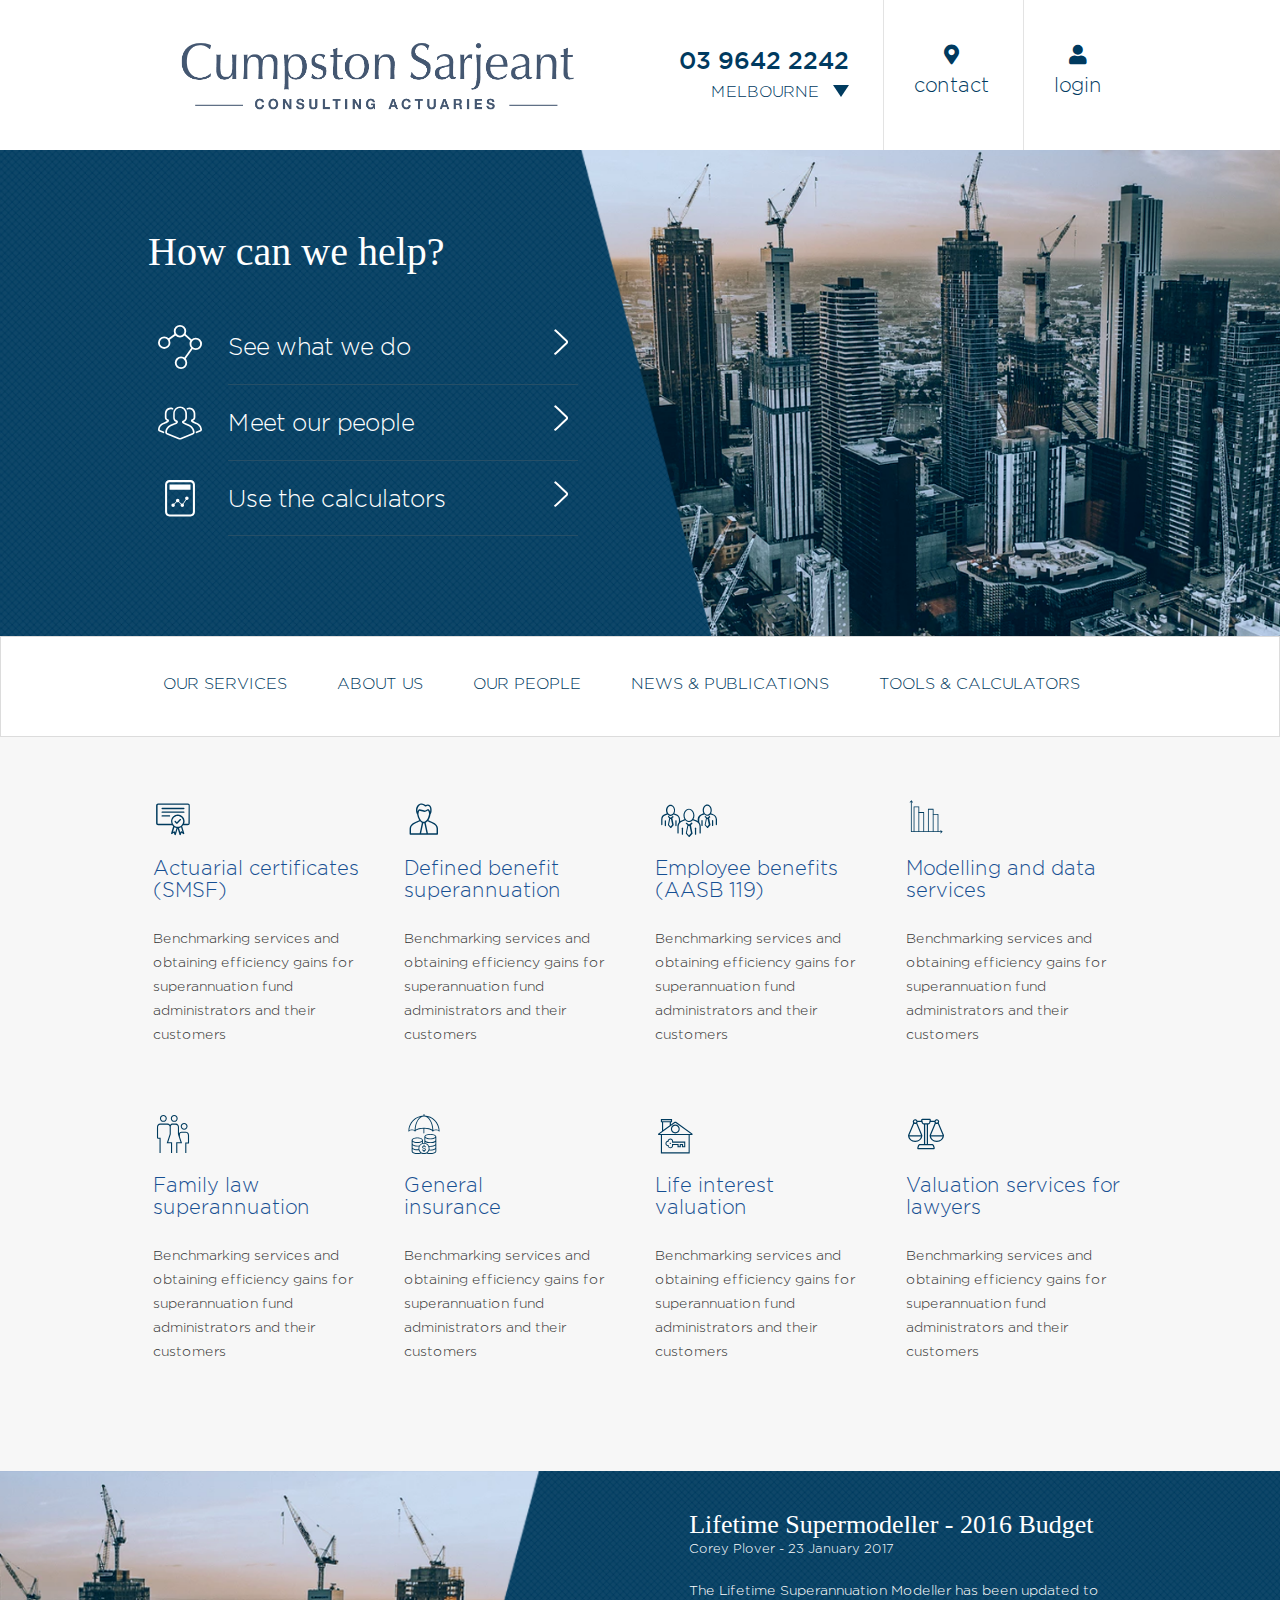
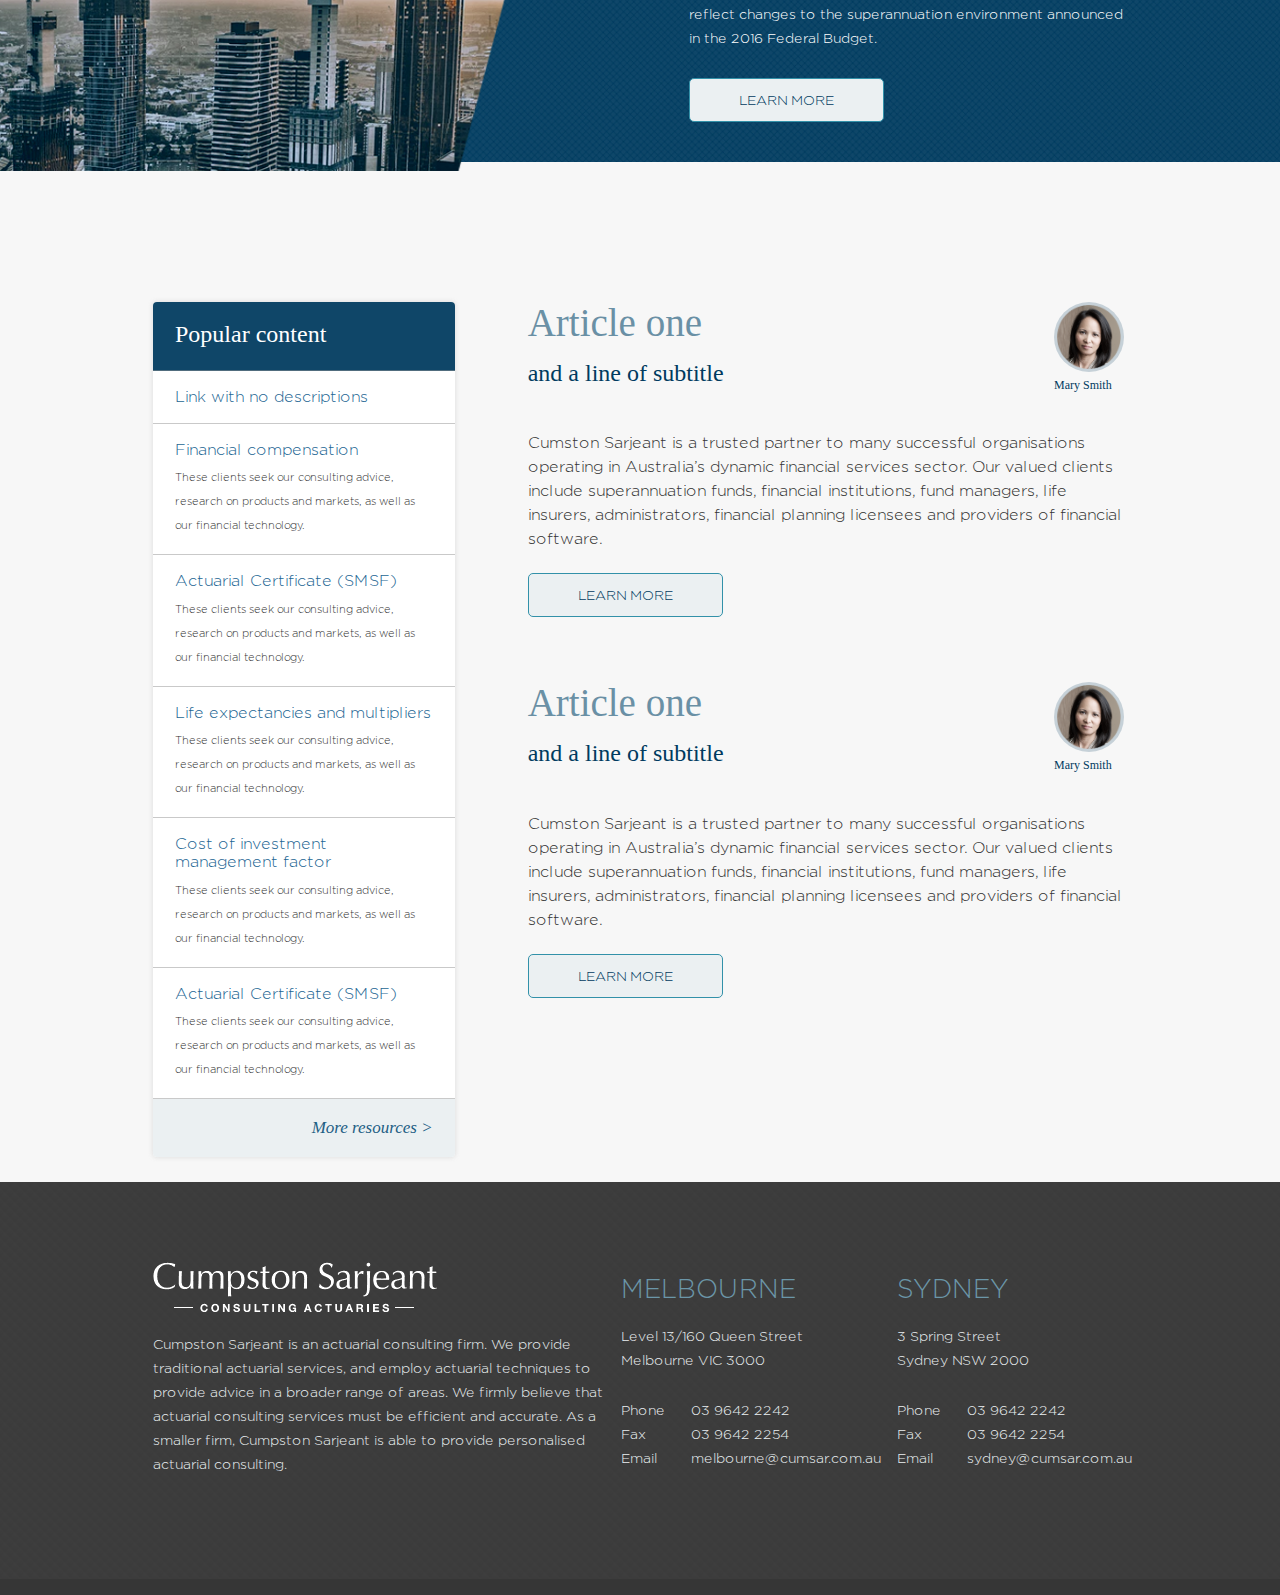
<file: index.html>
<!DOCTYPE html>
<html lang="en">
<head>
	<meta charset="utf-8">
	<meta name="viewport" content="width=device-width, initial-scale=1, maximum-scale=1, user-scalable=no">
	<link rel="icon" href="assets/images/favion.png">
	<meta name="description" content="Cumpston">
	<!-- Facebook Meta Tags -->
	<meta property="og:site_name" content="Cumpston">
	<meta property="og:description" content="Cumpston">
	<meta property="og:url" content="">
	<meta property="og:title" content="Cumpston">
	<title>Cumpston</title>
	<!-- stylesheet -->
	<link href="assets/css/main.css" rel="stylesheet">
</head>
<body>
	<!-- main header -->
	<header class="main-header">
		<div class="container-fluid">
			<!-- logo -->
			<h1 class="main-header__logo">
				<a href="#"><img src="assets/images/logo.png"></a>
			</h1>
			<!-- right side -->
			<aside class="main-header__right-side">
				<ul>
					<li>
						<strong>03 9642 2242</strong>
						<div class="main-header__country-dropdown">
							<span>
								Melbourne
							</span>
						</div>
						
					</li>
					<li>
						<a href="#"><i class="fas fa-map-marker-alt"></i> contact</a>
					</li>
					<li>
						<a href="#"><i class="fas fa-user"></i> login</a>
					</li>
				</ul>
			</aside>
		</div>
	</header>
	<!-- main header end -->

	<!-- hero banner -->
	<section class="hero-banner">
		<div class="container">
			<div class="hero-banner__left">
				<h2>How can we help?</h2>
				<ul>
					<li>
						<a href="#">
							<img src="assets/images/icons/analysis.svg" alt="">
							See what we do
						</a>
					</li>
					<li>
						<a href="#">
							<img src="assets/images/icons/team.svg" alt="">
							Meet our people
						</a>
					</li>
					<li>
						<a href="#">
							<img src="assets/images/icons/calculator.svg" alt="">
							Use the calculators
						</a>
					</li>
				</ul>
			</div>
		</div>
	</section>
	<!-- hero banner end-->

	<!--navigation-->
	<div class="navigation navbar-default">
		<div class="container">
			<div class="navbar-header">
				<button type="button" class="navbar-toggle collapsed" data-toggle="collapse" data-target=".headerNav">
					<span class="top"></span>
					<span class="middle"></span>
					<span class="bottom"></span>
				</button>
			</div>
			<nav class="navbar-collapse headerNav collapse">
				<ul>
					<li><a href="#">OUR SERVICES</a></li>
					<li><a href="#">ABOUT US</a>
						<ul>
							<li><a href="#">NEW</a></li>
							<li><a href="#">NEW</a></li>
							<li><a href="#">NEW</a></li>
						</ul>
					</li>
					<li><a href="#">OUR PEOPLE</a></li>
					<li><a href="#">NEWS & PUBLICATIONS</a></li>
					<li><a href="#">TOOLS & CALCULATORS</a></li>
				</ul>
			</nav>
		</div>
	</div>
	<!-- navigation end -->

	<!-- content -->
	<main class="content">
		<!-- services -->
		<section class="services">
			<div class="container">
				<div class="row">
					<div class="col-xs-3 equalHeight">
						<figure><img src="assets/images/icons/certificate.svg" alt=""></figure>
						<h2>Actuarial certificates (SMSF)</h2>
						<p>Benchmarking services and obtaining efficiency gains for superannuation fund administrators and their customers</p>
					</div>
					<div class="col-xs-3 equalHeight">
						<figure><img src="assets/images/icons/defined-benefit.svg" alt=""></figure>
						<h2>Defined benefit superannuation</h2>
						<p>Benchmarking services and obtaining efficiency gains for superannuation fund administrators and their customers</p>
					</div>
					<div class="col-xs-3 equalHeight">
						<figure><img src="assets/images/icons/employee-benefit.svg" alt=""></figure>
						<h2>Employee benefits (AASB 119)</h2>
						<p>Benchmarking services and obtaining efficiency gains for superannuation fund administrators and their customers</p>
					</div>
					<div class="col-xs-3 equalHeight">
						<figure><img src="assets/images/icons/graph.svg" alt=""></figure>
						<h2>Modelling and data services</h2>
						<p>Benchmarking services and obtaining efficiency gains for superannuation fund administrators and their customers</p>
					</div>

					<div class="col-xs-3 equalHeight">
						<figure><img src="assets/images/icons/family.svg" alt=""></figure>
						<h2>Family law superannuation</h2>
						<p>Benchmarking services and obtaining efficiency gains for superannuation fund administrators and their customers</p>
					</div>
					<div class="col-xs-3 equalHeight">
						<figure><img src="assets/images/icons/insurance.svg" alt=""></figure>
						<h2>General <br>insurance</h2>
						<p>Benchmarking services and obtaining efficiency gains for superannuation fund administrators and their customers</p>
					</div>
					<div class="col-xs-3 equalHeight">
						<figure><img src="assets/images/icons/lock-house.svg" alt=""></figure>
						<h2>Life interest <br>valuation</h2>
						<p>Benchmarking services and obtaining efficiency gains for superannuation fund administrators and their customers</p>
					</div>
					<div class="col-xs-3 equalHeight">
						<figure><img src="assets/images/icons/scale.svg" alt=""></figure>
						<h2>Valuation services for lawyers</h2>
						<p>Benchmarking services and obtaining efficiency gains for superannuation fund administrators and their customers</p>
					</div>
				</div>
			</div>
		</section>

		<!-- announce -->
		<section class="announce">
			<div class="container">
				<div class="announce__col">
					<h2>Lifetime Supermodeller - 2016 Budget</h2>
					<span class="date">Corey Plover - 23 January 2017</span>
					<p>The Lifetime Superannuation Modeller has been updated to reflect changes to the superannuation environment announced in the 2016 Federal Budget.</p>
					<a href="#" class="button button--white">Learn More</a>
				</div>
			</div>
		</section>

		<!-- article section -->
		<div class="article-section">
			<div class="container">
				<div class="row">
					<div class="col-xs-4">
						<div class="article-section__popular">
							<header>
								<h3>Popular content</h3>
							</header>
							<div>
								<div class="link">
									<h4><a href="#">Link with no descriptions</a></h4>
								</div>
								<div class="link">
									<h4><a href="#">Financial compensation</a></h4>
									<p>These clients seek our consulting advice, research on products and markets, as well as our financial technology. </p>
								</div>
								<div class="link">
									<h4><a href="#">Actuarial Certificate (SMSF)</a></h4>
									<p>These clients seek our consulting advice, research on products and markets, as well as our financial technology. </p>
								</div>
								<div class="link">
									<h4><a href="#">Life expectancies and multipliers</a></h4>
									<p>These clients seek our consulting advice, research on products and markets, as well as our financial technology. </p>
								</div>
								<div class="link">
									<h4><a href="#">Cost of investment management factor</a></h4>
									<p>These clients seek our consulting advice, research on products and markets, as well as our financial technology. </p>
								</div>
								<div class="link">
									<h4><a href="#">Actuarial Certificate (SMSF)</a></h4>
									<p>These clients seek our consulting advice, research on products and markets, as well as our financial technology. </p>
								</div>
							</div>
							<footer>
								<p><a href="#">More resources ></a></p>
							</footer>

						</div>
					</div><!-- /.col-5 -->
					<div class="col-xs-8">
						<div class="article-section__list">

							<article class="article-section__article">
								<header class="clearfix">
									<div class="pull-left">
										<h2><a href="#">Article one</a></h2>
										<h3>and a line of subtitle</h3>
									</div>
									<div class="author-block">
										<figure class="author-block__photo">
											<img src="assets/images/news/profile-imge.png" alt="">
										</figure>
										<span class="author-block__name">Mary Smith</span>
									</div>
								</header>
								<div class="content-wrap">
									<p>Cumston  Sarjeant is a trusted partner to many successful organisations operating in Australia’s dynamic financial services sector.  Our valued clients include superannuation funds, financial institutions, fund managers, life insurers, administrators, financial planning licensees and providers of financial software.</p>
									<p><a href="#" class="button button--white">Learn more</a></p>
								</div>
							</article><!-- /.article-section__article -->
							<article class="article-section__article">
								<header class="clearfix">
									<div class="pull-left">
										<h2><a href="#">Article one</a></h2>
										<h3>and a line of subtitle</h3>
									</div>
									<div class="pull-right">
										<div class="author-block">
											<figure class="author-block__photo">
												<img src="assets/images/news/profile-imge.png" alt="">
											</figure>
											<span class="author-block__name">Mary Smith</span>
										</div>
									</div>
								</header>
								<div class="content-wrap">
									<p>Cumston  Sarjeant is a trusted partner to many successful organisations operating in Australia’s dynamic financial services sector.  Our valued clients include superannuation funds, financial institutions, fund managers, life insurers, administrators, financial planning licensees and providers of financial software.</p>
									<p><a href="#" class="button button--white">Learn more</a></p>
								</div>
							</article><!-- /.article-section__article -->

						</div>
					</div><!-- /.col-10 -->
				</div>
			</div>
		</div>


	</main>

	<!-- main footer -->
	<footer class="main-footer">
		<div class="big-footer">
			<div class="container">
				<div class="row">
					<div class="col-xs-6">
						<div class="big-footer__widget">
							<figure>
								<a href="#">
									<img src="assets/images/footer-logo.png" alt="">
								</a>
							</figure>
							<p>Cumpston Sarjeant is an actuarial consulting firm. We provide traditional actuarial services, and employ actuarial techniques to provide advice in a broader range of areas. We firmly believe that actuarial consulting services must be efficient and accurate. As a smaller firm, Cumpston Sarjeant is able to provide personalised actuarial consulting.</p>
						</div>
					</div><!-- /.col-md-6 -->
					<div class="col-xs-3">
						<div class="big-footer__widget big-footer--location">
							<h4>MELBOURNE</h4>
							<p>Level 13/160 Queen Street <br>Melbourne VIC 3000</p>
							<ul>
								<li>
									<span>Phone</span>
									<a href="tel:0396422242">03 9642 2242</a>
								</li>
								<li>
									<span>Fax</span>
									03 9642 2254
								</li>
								<li>
									<span>Email</span>
									<a href="mailto:melbourne@cumsar.com.au">melbourne@cumsar.com.au</a>
								</li>
							</ul>
						</div>
					</div><!-- /.col-sm-6.col-md-3 -->
					<div class="col-xs-3">
						<div class="big-footer__widget big-footer--location">
							<h4>SYDNEY</h4>
							<p>3 Spring Street <br>Sydney NSW 2000</p>
							<ul>
								<li>
									<span>Phone</span>
									<a href="tel:0396422242">03 9642 2242</a>
								</li>
								<li>
									<span>Fax</span>
									03 9642 2254
								</li>
								<li>
									<span>Email</span>
									<a href="mailto:sydney@cumsar.com.au">sydney@cumsar.com.au</a>
								</li>
							</ul>
						</div>
					</div><!-- /.col-sm-6.col-md-3 -->
				</div>
			</div>
		</div><!-- /.big-footer -->
		<!-- Main footer ends -->

		<!-- Legal footer -->
		<div class="legal-footer">
			<div class="container">
				<div class="col-xs-6">
					<div class="legal-footer__widget">
						<p>© 2017 Cumpston Sarjeant Pty Ltd – ABN 35 076 813 486</p>
					</div>
				</div><!-- /.col-sm-6 -->
				<div class="col-xs-6">
					<div class="legal-footer__widget legal-footer--right">
						<p><a href="#">Privacy Policy</a><a href="#">Complaints Policy</a></p>
					</div>
				</div><!-- /.col-sm-6 -->
			</div>
		</div>
		<!-- Legal footer Ends-->

	</footer>

	<!-- JavaScript
	================================================== -->
	<script src="https://code.jquery.com/jquery-3.2.1.min.js"></script>
	<script src="https://maxcdn.bootstrapcdn.com/bootstrap/3.3.7/js/bootstrap.min.js"></script>
	<script src="assets/js/main-script.js"></script>
</body>
</html>
</file>
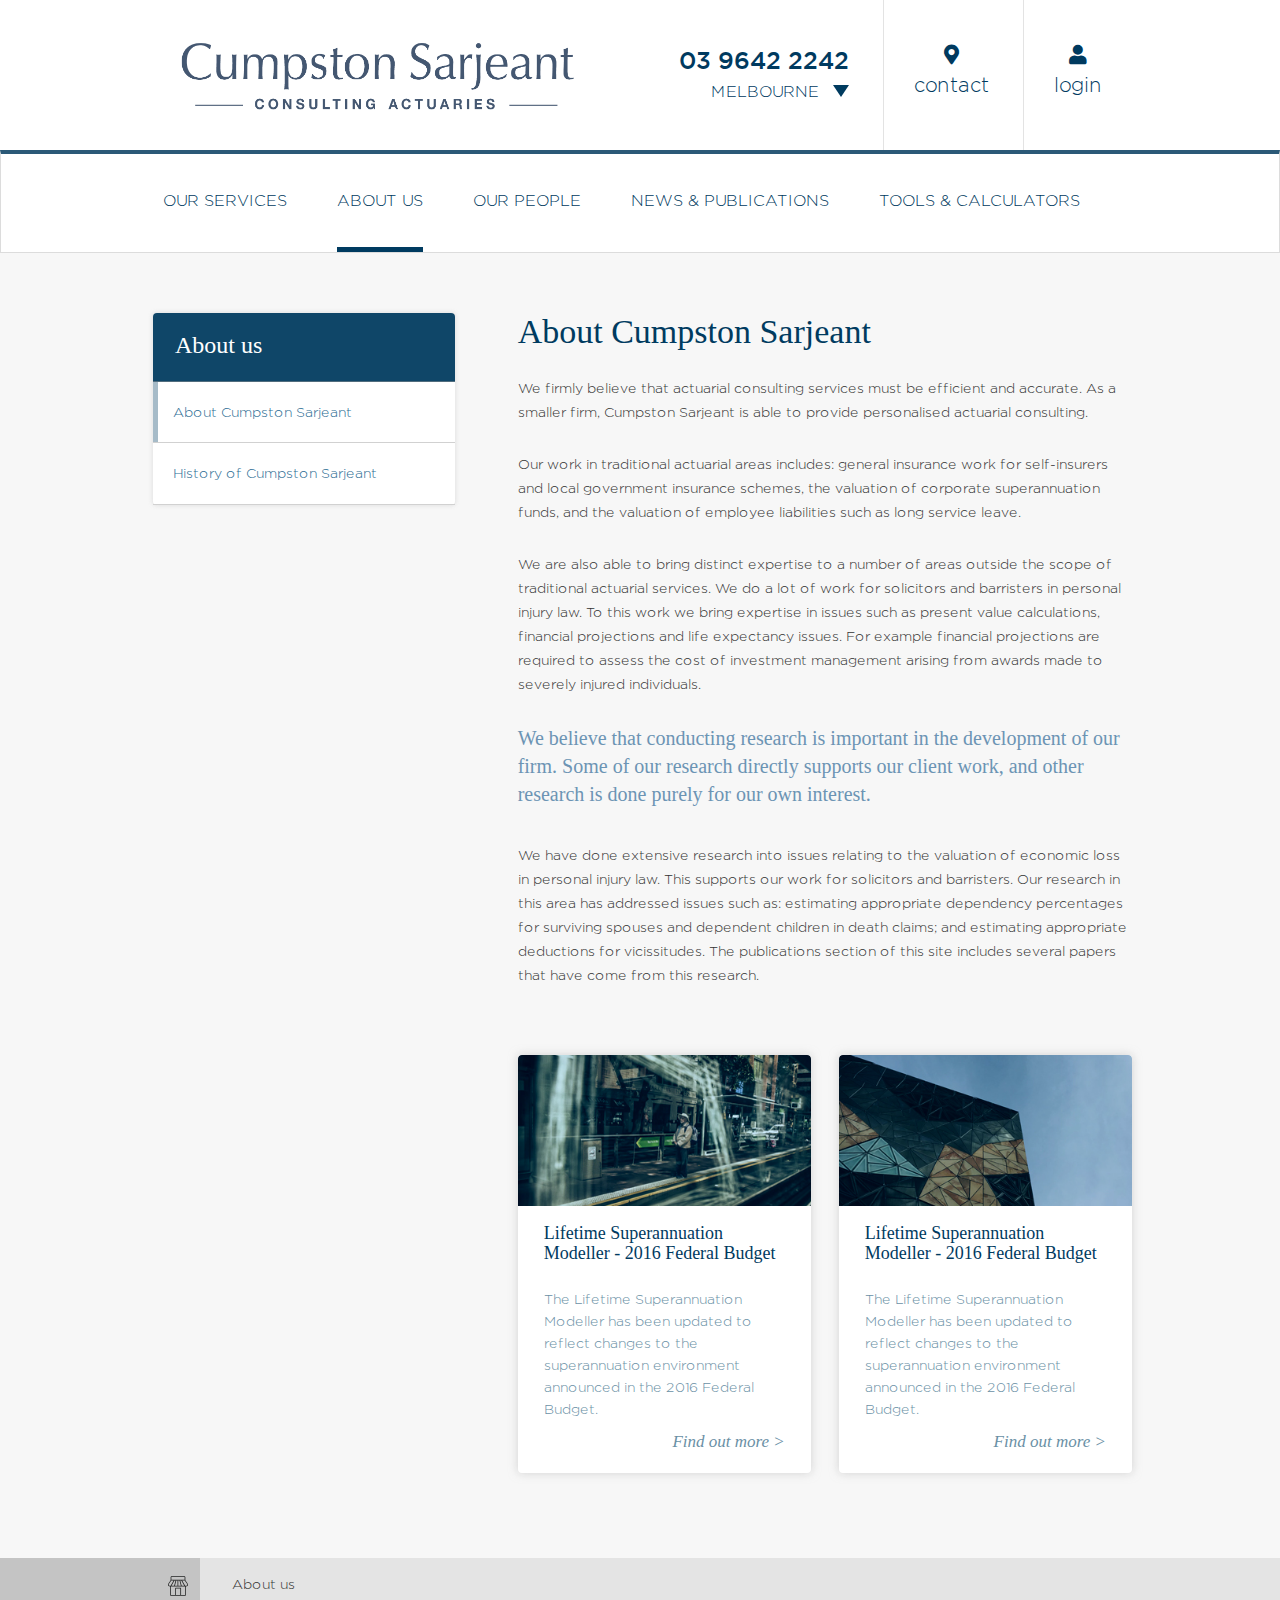
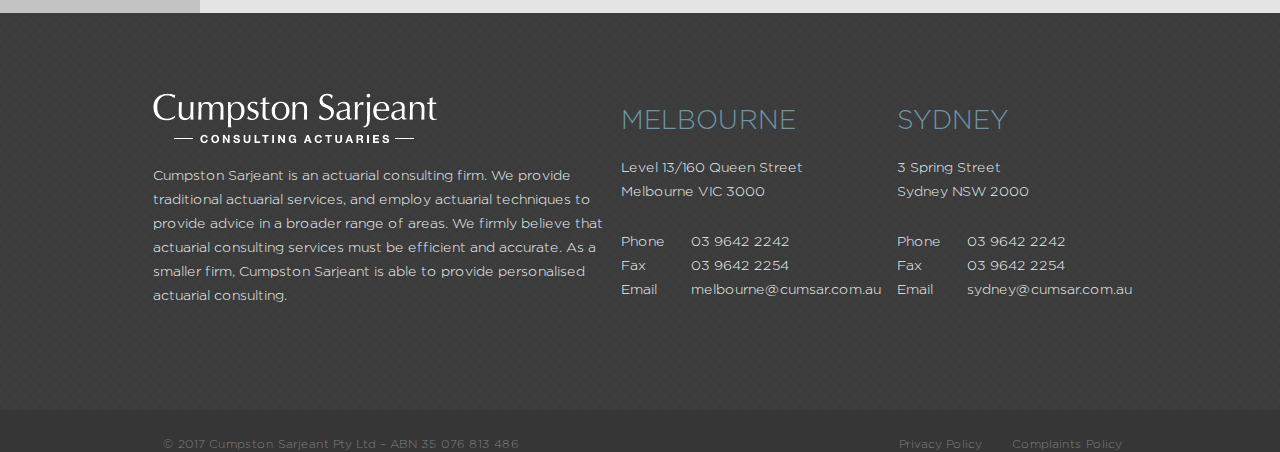
<file: about.html>
<!DOCTYPE html>
<html lang="en">
<head>
	<meta charset="utf-8">
	<meta name="viewport" content="width=device-width, initial-scale=1, maximum-scale=1, user-scalable=no">
	<link rel="icon" href="assets/images/favion.png">
	<meta name="description" content="Cumpston">
	<!-- Facebook Meta Tags -->
	<meta property="og:site_name" content="Cumpston">
	<meta property="og:description" content="Cumpston">
	<meta property="og:url" content="">
	<meta property="og:title" content="Cumpston">
	<title>Cumpston</title>
	<!-- stylesheet -->
	<link href="assets/css/main.css" rel="stylesheet">
</head>
<body>
	<!-- main header -->
	<header class="main-header">
		<div class="container-fluid">
			<!-- logo -->
			<h1 class="main-header__logo">
				<a href="#"><img src="assets/images/logo.png"></a>
			</h1>
			<!-- right side -->
			<aside class="main-header__right-side">
				<ul>
					<li>
						<strong>03 9642 2242</strong>
						<div class="main-header__country-dropdown">
							<span>
								Melbourne
							</span>
						</div>
						
					</li>
					<li>
						<a href="#"><i class="fas fa-map-marker-alt"></i> contact</a>
					</li>
					<li>
						<a href="#"><i class="fas fa-user"></i> login</a>
					</li>
				</ul>
			</aside>
		</div>
	</header>
	<!-- main header end -->

	<!--navigation-->
	<div class="navigation navbar-default">
		<div class="container">
			<div class="navbar-header">
				<button type="button" class="navbar-toggle collapsed" data-toggle="collapse" data-target=".headerNav">
					<span class="top"></span>
					<span class="middle"></span>
					<span class="bottom"></span>
				</button>
			</div>
			<nav class="navbar-collapse headerNav collapse">
				<ul>
					<li><a href="#">OUR SERVICES</a></li>
					<li class="active"><a href="#">ABOUT US</a>
						<ul>
							<li><a href="#">NEW</a></li>
							<li><a href="#">NEW</a></li>
							<li><a href="#">NEW</a></li>
						</ul>
					</li>
					<li><a href="#">OUR PEOPLE</a></li>
					<li><a href="#">NEWS & PUBLICATIONS</a></li>
					<li><a href="#">TOOLS & CALCULATORS</a></li>
				</ul>
			</nav>
		</div>
	</div>
	<!-- navigation end -->

	<!-- content -->
	<main class="content">

		<!-- article section -->
		<div class="about-section">
			<div class="container">
				<div class="row">
					<div class="col-xs-4">
						<div class="article-section__popular">
							<header>
								<h3>About us</h3>
							</header>
							<ul>
								<li class="active"><a href="#">About Cumpston Sarjeant</a></li>
								<li><a href="#">History of Cumpston Sarjeant</a></li>
							</ul>
						</div>
					</div><!-- /.col-5 -->
					<div class="col-xs-8">
						<div class="about-col">
							<h1>About Cumpston Sarjeant</h1>
							<p>We firmly believe that actuarial consulting services must be efficient and accurate. As a smaller firm, Cumpston Sarjeant is able to provide personalised actuarial consulting.</p>

							<p>Our work in traditional actuarial areas includes: general insurance work for self-insurers and local government insurance schemes, the valuation of corporate superannuation funds, and the valuation of employee liabilities such as long service leave.</p>

							<p>We are also able to bring distinct expertise to a number of areas outside the scope of traditional actuarial services. We do a lot of work for solicitors and barristers in personal injury law. To this work we bring expertise in issues such as present value calculations, financial projections and life expectancy issues. For example financial projections are required to assess the cost of investment management arising from awards made to severely injured individuals.</p>

							<h3>We believe that conducting research is important in the development of our firm. Some of our research directly supports our client work, and other research is done purely for our own interest.</h3>

							<p>We have done extensive research into issues relating to the valuation of economic loss in personal injury law. This supports our work for solicitors and barristers. Our research in this area has addressed issues such as: estimating appropriate dependency percentages for surviving spouses and dependent children in death claims; and estimating appropriate deductions for vicissitudes. The publications section of this site includes several papers that have come from this research.</p>

							<!-- News List -->
							<div class="news-list">
								<div class="row">
									<div class="col-xs-6">
										<article class="news-list__item equalHeight">
											<figure>
												<a href="#">
													<img src="assets/images/news/image1.jpg" alt="">
												</a>
											</figure>
											<div class="news-list__item__text">
												<h4>
													<a href="#">Lifetime Superannuation Modeller - 2016 Federal Budget</a>
												</h4>
												<p>The Lifetime Superannuation Modeller has been updated to reflect changes to the superannuation environment announced in the 2016 Federal Budget.</p>
												<div class="text-right">
													<a href="#">Find out more ></a>
												</div>
											</div>
										</article>
									</div><!-- /.col-5 -->
									<div class="col-xs-6">
										<article class="news-list__item equalHeight">
											<figure>
												<a href="#">
													<img src="assets/images/news/image2.jpg" alt="">
												</a>
											</figure>
											<div class="news-list__item__text">
												<h4>
													<a href="#">Lifetime Superannuation Modeller - 2016 Federal Budget</a>
												</h4>
												<p>The Lifetime Superannuation Modeller has been updated to reflect changes to the superannuation environment announced in the 2016 Federal Budget.</p>
												<div class="text-right">
													<a href="#">Find out more ></a>
												</div>
											</div>
										</article>
									</div><!-- /.col-5 -->
								</div>
							</div>
							<!-- News List Ends -->
						</div>
					</div><!-- /.col-10 -->
				</div>
			</div>
		</div>

		<section class="breadcrumb-bottom">
			<div class="container">
				<ul>
					<li><a href="#"><img src="assets/images/icons/home.svg" class="home-icon" alt=""></a></li>
					<li class="active">About us</li>
				</ul>
			</div>
		</section>
	</main>

	<!-- main footer -->
	<footer class="main-footer">
		<div class="big-footer">
			<div class="container">
				<div class="row">
					<div class="col-xs-6">
						<div class="big-footer__widget">
							<figure>
								<a href="#">
									<img src="assets/images/footer-logo.png" alt="">
								</a>
							</figure>
							<p>Cumpston Sarjeant is an actuarial consulting firm. We provide traditional actuarial services, and employ actuarial techniques to provide advice in a broader range of areas. We firmly believe that actuarial consulting services must be efficient and accurate. As a smaller firm, Cumpston Sarjeant is able to provide personalised actuarial consulting.</p>
						</div>
					</div><!-- /.col-md-6 -->
					<div class="col-xs-3">
						<div class="big-footer__widget big-footer--location">
							<h4>MELBOURNE</h4>
							<p>Level 13/160 Queen Street <br>Melbourne VIC 3000</p>
							<ul>
								<li>
									<span>Phone</span>
									<a href="tel:0396422242">03 9642 2242</a>
								</li>
								<li>
									<span>Fax</span>
									03 9642 2254
								</li>
								<li>
									<span>Email</span>
									<a href="mailto:melbourne@cumsar.com.au">melbourne@cumsar.com.au</a>
								</li>
							</ul>
						</div>
					</div><!-- /.col-sm-6.col-md-3 -->
					<div class="col-xs-3">
						<div class="big-footer__widget big-footer--location">
							<h4>SYDNEY</h4>
							<p>3 Spring Street <br>Sydney NSW 2000</p>
							<ul>
								<li>
									<span>Phone</span>
									<a href="tel:0396422242">03 9642 2242</a>
								</li>
								<li>
									<span>Fax</span>
									03 9642 2254
								</li>
								<li>
									<span>Email</span>
									<a href="mailto:sydney@cumsar.com.au">sydney@cumsar.com.au</a>
								</li>
							</ul>
						</div>
					</div><!-- /.col-sm-6.col-md-3 -->
				</div>
			</div>
		</div><!-- /.big-footer -->
		<!-- Main footer ends -->

		<!-- Legal footer -->
		<div class="legal-footer">
			<div class="container">
				<div class="col-xs-6">
					<div class="legal-footer__widget">
						<p>© 2017 Cumpston Sarjeant Pty Ltd – ABN 35 076 813 486</p>
					</div>
				</div><!-- /.col-sm-6 -->
				<div class="col-xs-6">
					<div class="legal-footer__widget legal-footer--right">
						<p><a href="#">Privacy Policy</a><a href="#">Complaints Policy</a></p>
					</div>
				</div><!-- /.col-sm-6 -->
			</div>
		</div>
		<!-- Legal footer Ends-->

	</footer>

	<!-- JavaScript
	================================================== -->
	<script src="https://code.jquery.com/jquery-3.2.1.min.js"></script>
	<script src="https://maxcdn.bootstrapcdn.com/bootstrap/3.3.7/js/bootstrap.min.js"></script>
	<script src="assets/js/main-script.js"></script>
</body>
</html>
</file>
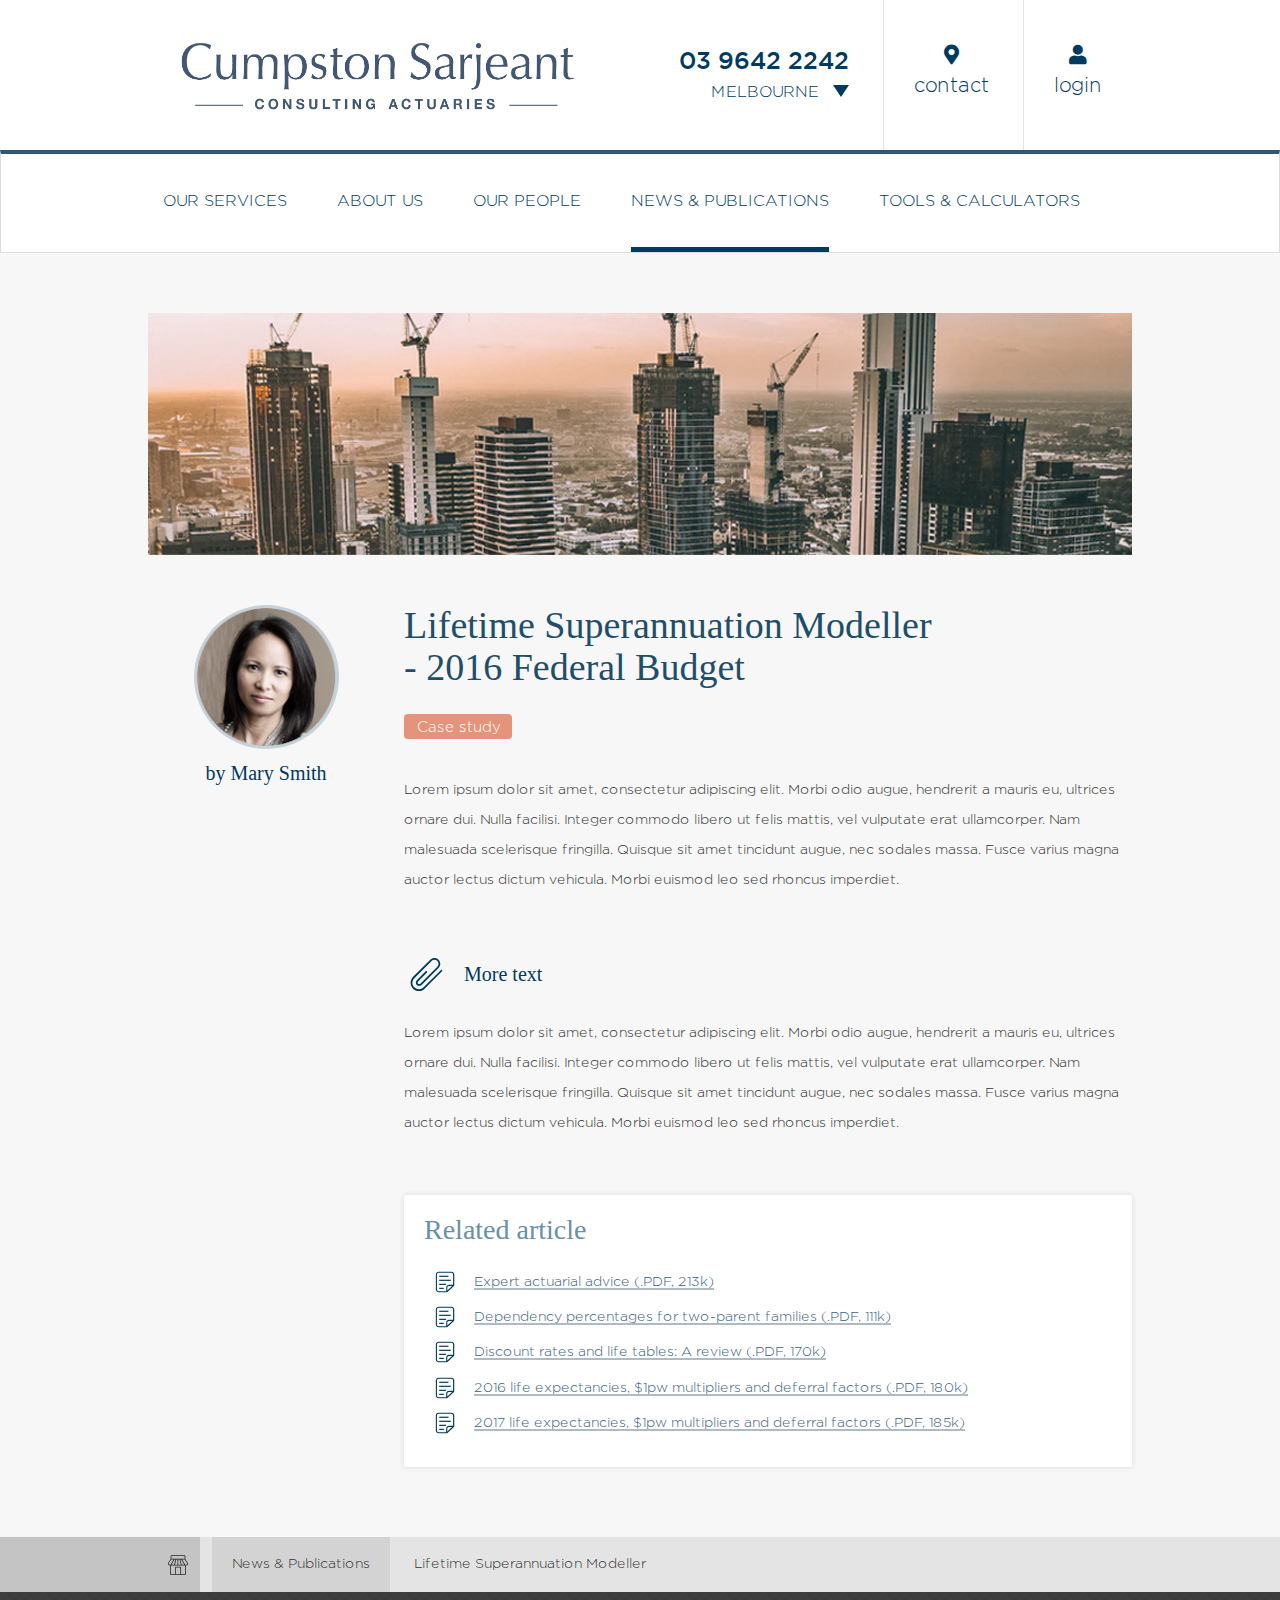
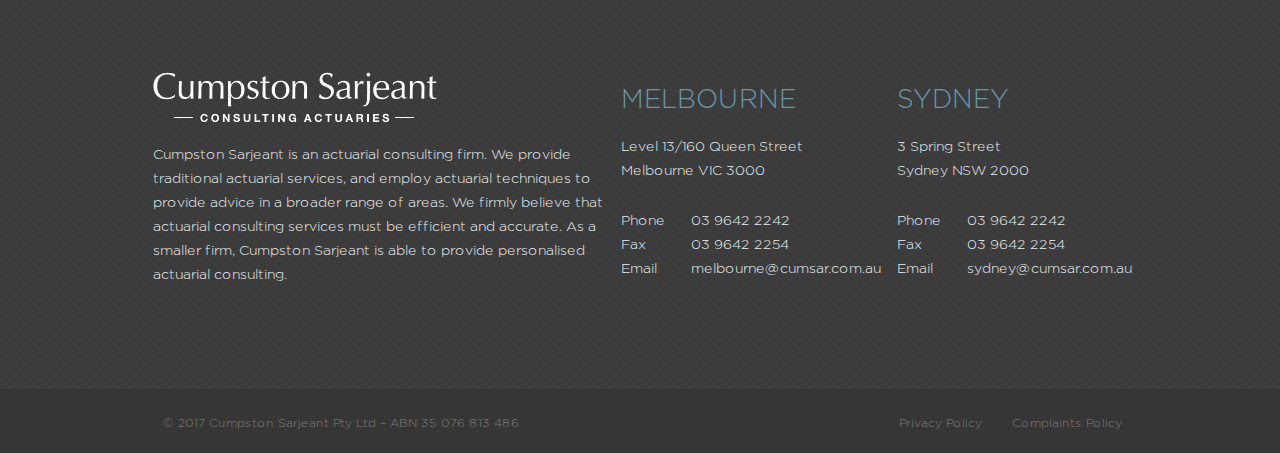
<file: article.html>
<!DOCTYPE html>
<html lang="en">
<head>
	<meta charset="utf-8">
	<meta name="viewport" content="width=device-width, initial-scale=1, maximum-scale=1, user-scalable=no">
	<link rel="icon" href="assets/images/favion.png">
	<meta name="description" content="Cumpston">
	<!-- Facebook Meta Tags -->
	<meta property="og:site_name" content="Cumpston">
	<meta property="og:description" content="Cumpston">
	<meta property="og:url" content="">
	<meta property="og:title" content="Cumpston">
	<title>Cumpston</title>
	<!-- stylesheet -->
	<link href="assets/css/main.css" rel="stylesheet">
</head>
<body>
	<!-- main header -->
	<header class="main-header">
		<div class="container-fluid">
			<!-- logo -->
			<h1 class="main-header__logo">
				<a href="#"><img src="assets/images/logo.png"></a>
			</h1>
			<!-- right side -->
			<aside class="main-header__right-side">
				<ul>
					<li>
						<strong>03 9642 2242</strong>
						<div class="main-header__country-dropdown">
							<span>
								Melbourne
							</span>
						</div>
						
					</li>
					<li>
						<a href="#"><i class="fas fa-map-marker-alt"></i> contact</a>
					</li>
					<li>
						<a href="#"><i class="fas fa-user"></i> login</a>
					</li>
				</ul>
			</aside>
		</div>
	</header>
	<!-- main header end -->

	<!--navigation-->
	<div class="navigation navbar-default">
		<div class="container">
			<div class="navbar-header">
				<button type="button" class="navbar-toggle collapsed" data-toggle="collapse" data-target=".headerNav">
					<span class="top"></span>
					<span class="middle"></span>
					<span class="bottom"></span>
				</button>
			</div>
			<nav class="navbar-collapse headerNav collapse">
				<ul>
					<li><a href="#">OUR SERVICES</a></li>
					<li><a href="#">ABOUT US</a>
						<ul>
							<li><a href="#">NEW</a></li>
							<li><a href="#">NEW</a></li>
							<li><a href="#">NEW</a></li>
						</ul>
					</li>
					<li><a href="#">OUR PEOPLE</a></li>
					<li class="active"><a href="#">NEWS & PUBLICATIONS</a></li>
					<li><a href="#">TOOLS & CALCULATORS</a></li>
				</ul>
			</nav>
		</div>
	</div>
	<!-- navigation end -->

	<!-- content -->
	<main class="content">

		<div class="container">
			<!-- banner  -->
			<section class="article-banner">
				<img src="assets/images/news/banner.jpg" alt="">
			</section>

			<div class="row article-details-section">
				<div class="col-xs-3">
					<div class="author-block">
						<figure class="author-block__photo">
							<img src="assets/images/news/profile-imge.png" alt="">
						</figure>
						<span class="author-block__name">by Mary Smith</span>
					</div>
				</div>

				<div class="col-xs-9">
					<article class="article-post">
						<h1>Lifetime Superannuation Modeller<br>
							- 2016 Federal Budget</h1>
						<div class="filter-block__type">
							<a href="#" class="tag-list__item tag-list__item--orange">Case study</a>
						</div>
						<p>Lorem ipsum dolor sit amet, consectetur adipiscing elit. Morbi odio augue, hendrerit a mauris eu, ultrices ornare dui. Nulla facilisi. Integer commodo libero ut felis mattis, vel vulputate erat ullamcorper. Nam malesuada scelerisque fringilla. Quisque sit amet tincidunt augue, nec sodales massa. Fusce varius magna auctor lectus dictum vehicula. Morbi euismod leo sed rhoncus imperdiet. </p>
						<div class="article-post__more">
							<a href="#">
								<img src="assets/images/icons/paperclip.svg" class="link-icon" alt="">
								<span>More text</span>
							</a>
						</div>
						<p>Lorem ipsum dolor sit amet, consectetur adipiscing elit. Morbi odio augue, hendrerit a mauris eu, ultrices ornare dui. Nulla facilisi. Integer commodo libero ut felis mattis, vel vulputate erat ullamcorper. Nam malesuada scelerisque fringilla. Quisque sit amet tincidunt augue, nec sodales massa. Fusce varius magna auctor lectus dictum vehicula. Morbi euismod leo sed rhoncus imperdiet. </p>
					</article>

					<!-- recent article -->
					<section class="recent-article">
						<h3>Related article</h3>
						<ul>
							<li><a href="#">Expert actuarial advice (.PDF, 213k)</a></li>
							<li><a href="#">Dependency percentages for two-parent families (.PDF, 111k)</a></li>
							<li><a href="#">Discount rates and life tables: A review (.PDF, 170k)</a></li>
							<li><a href="#">2016 life expectancies, $1pw multipliers and deferral factors (.PDF, 180k)</a></li>
							<li><a href="#">2017 life expectancies, $1pw multipliers and deferral factors (.PDF, 185k)</a></li>
						</ul>
					</section>
				</div>
			</div>
		</div>

		<!-- breadcrumb -->
		<section class="breadcrumb-bottom">
			<div class="container">
				<ul>
					<li><a href="#"><img src="assets/images/icons/home.svg" class="home-icon" alt=""></a></li>
					<li><a href="#">News & Publications</a></li>
					<li class="active">Lifetime Superannuation Modeller</li>
				</ul>
			</div>
		</section>
	</main>

	<!-- main footer -->
	<footer class="main-footer">
		<div class="big-footer">
			<div class="container">
				<div class="row">
					<div class="col-xs-6">
						<div class="big-footer__widget">
							<figure>
								<a href="#">
									<img src="assets/images/footer-logo.png" alt="">
								</a>
							</figure>
							<p>Cumpston Sarjeant is an actuarial consulting firm. We provide traditional actuarial services, and employ actuarial techniques to provide advice in a broader range of areas. We firmly believe that actuarial consulting services must be efficient and accurate. As a smaller firm, Cumpston Sarjeant is able to provide personalised actuarial consulting.</p>
						</div>
					</div><!-- /.col-md-6 -->
					<div class="col-xs-3">
						<div class="big-footer__widget big-footer--location">
							<h4>MELBOURNE</h4>
							<p>Level 13/160 Queen Street <br>Melbourne VIC 3000</p>
							<ul>
								<li>
									<span>Phone</span>
									<a href="tel:0396422242">03 9642 2242</a>
								</li>
								<li>
									<span>Fax</span>
									03 9642 2254
								</li>
								<li>
									<span>Email</span>
									<a href="mailto:melbourne@cumsar.com.au">melbourne@cumsar.com.au</a>
								</li>
							</ul>
						</div>
					</div><!-- /.col-sm-6.col-md-3 -->
					<div class="col-xs-3">
						<div class="big-footer__widget big-footer--location">
							<h4>SYDNEY</h4>
							<p>3 Spring Street <br>Sydney NSW 2000</p>
							<ul>
								<li>
									<span>Phone</span>
									<a href="tel:0396422242">03 9642 2242</a>
								</li>
								<li>
									<span>Fax</span>
									03 9642 2254
								</li>
								<li>
									<span>Email</span>
									<a href="mailto:sydney@cumsar.com.au">sydney@cumsar.com.au</a>
								</li>
							</ul>
						</div>
					</div><!-- /.col-sm-6.col-md-3 -->
				</div>
			</div>
		</div><!-- /.big-footer -->
		<!-- Main footer ends -->

		<!-- Legal footer -->
		<div class="legal-footer">
			<div class="container">
				<div class="col-xs-6">
					<div class="legal-footer__widget">
						<p>© 2017 Cumpston Sarjeant Pty Ltd – ABN 35 076 813 486</p>
					</div>
				</div><!-- /.col-sm-6 -->
				<div class="col-xs-6">
					<div class="legal-footer__widget legal-footer--right">
						<p><a href="#">Privacy Policy</a><a href="#">Complaints Policy</a></p>
					</div>
				</div><!-- /.col-sm-6 -->
			</div>
		</div>
		<!-- Legal footer Ends-->

	</footer>

	<!-- JavaScript
	================================================== -->
	<script src="https://code.jquery.com/jquery-3.2.1.min.js"></script>
	<script src="https://maxcdn.bootstrapcdn.com/bootstrap/3.3.7/js/bootstrap.min.js"></script>
	<script src="assets/js/main-script.js"></script>
</body>
</html>
</file>
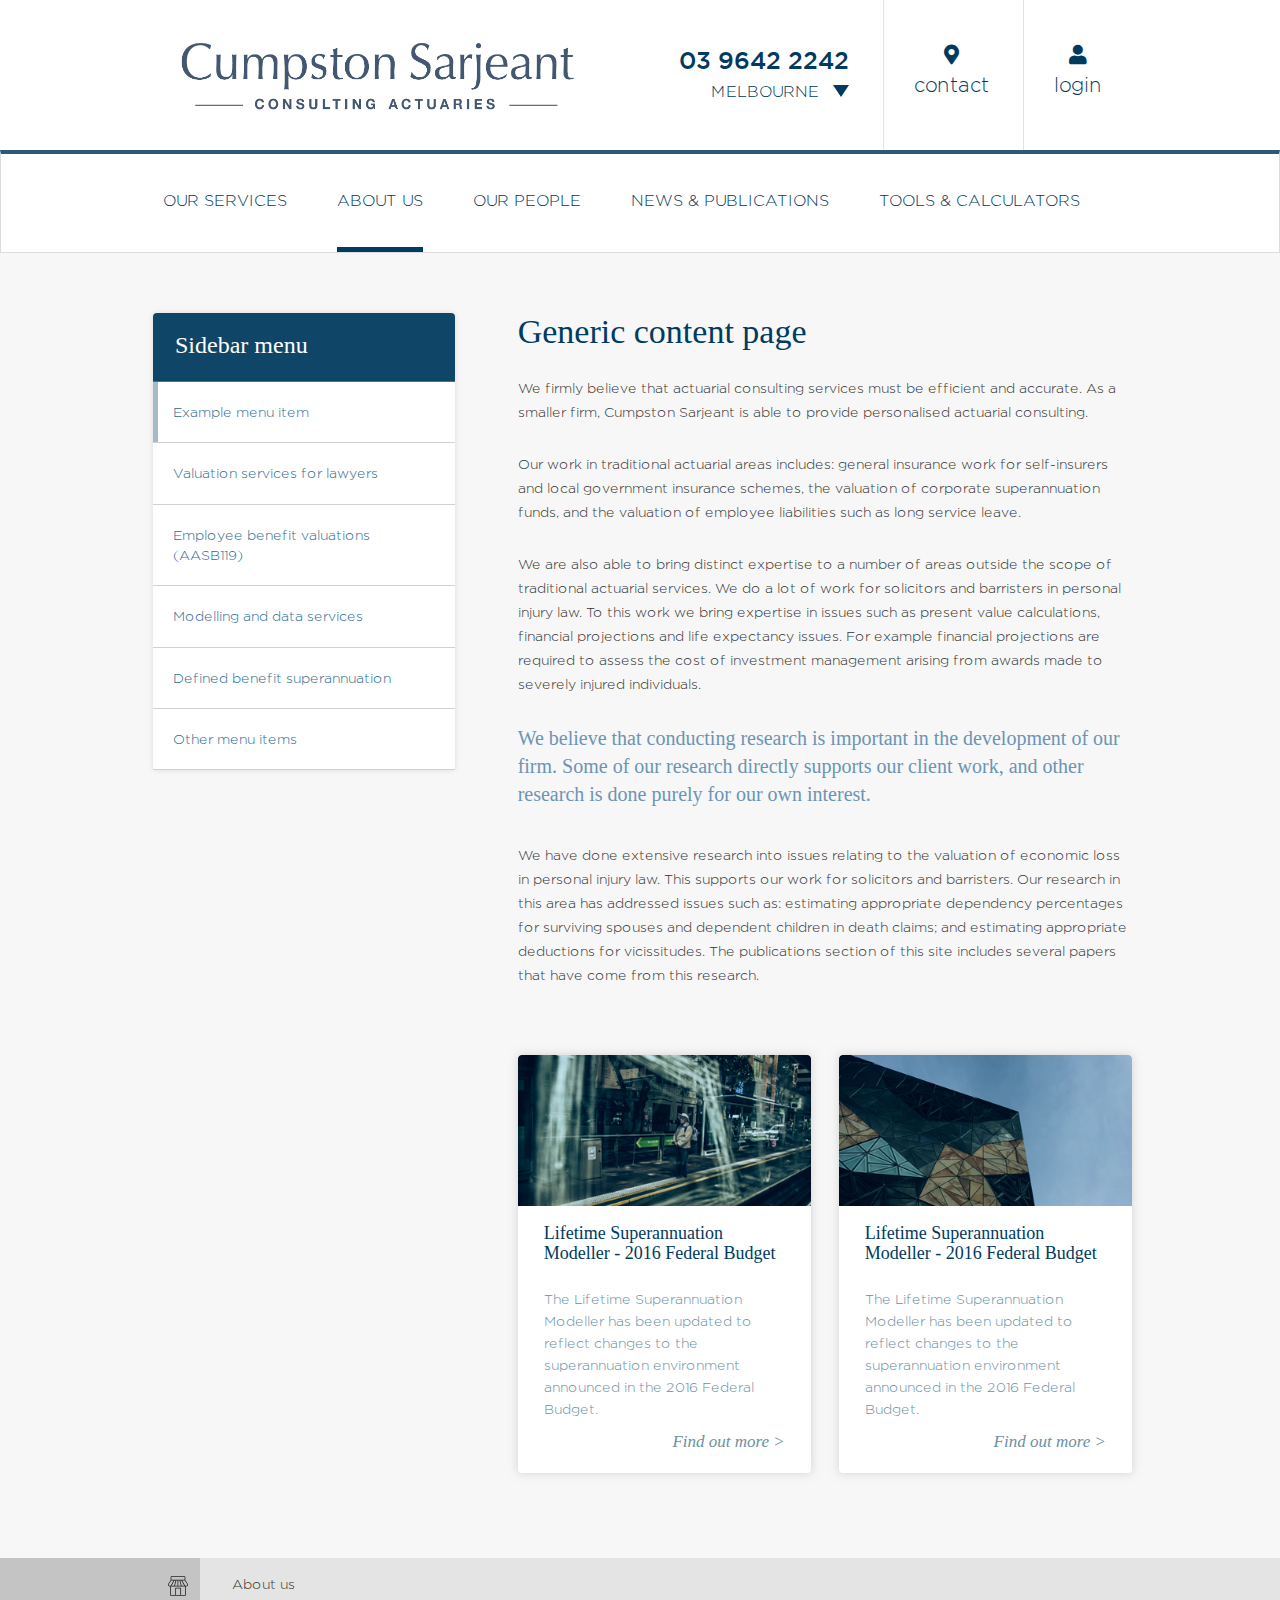
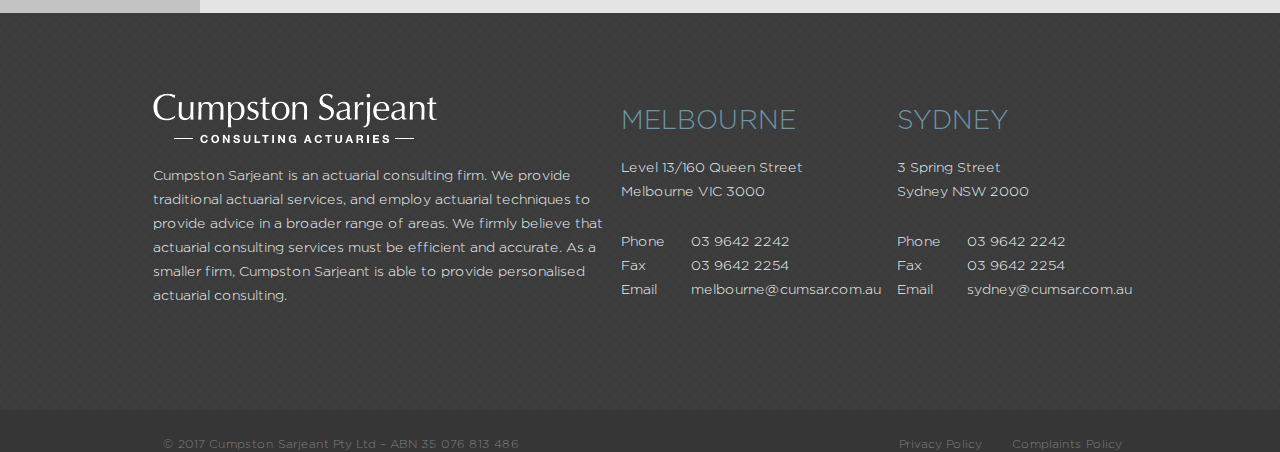
<file: generic.html>
<!DOCTYPE html>
<html lang="en">
<head>
	<meta charset="utf-8">
	<meta name="viewport" content="width=device-width, initial-scale=1, maximum-scale=1, user-scalable=no">
	<link rel="icon" href="assets/images/favion.png">
	<meta name="description" content="Cumpston">
	<!-- Facebook Meta Tags -->
	<meta property="og:site_name" content="Cumpston">
	<meta property="og:description" content="Cumpston">
	<meta property="og:url" content="">
	<meta property="og:title" content="Cumpston">
	<title>Cumpston</title>
	<!-- stylesheet -->
	<link href="assets/css/main.css" rel="stylesheet">
</head>
<body>
	<!-- main header -->
	<header class="main-header">
		<div class="container-fluid">
			<!-- logo -->
			<h1 class="main-header__logo">
				<a href="#"><img src="assets/images/logo.png"></a>
			</h1>
			<!-- right side -->
			<aside class="main-header__right-side">
				<ul>
					<li>
						<strong>03 9642 2242</strong>
						<div class="main-header__country-dropdown">
							<span>
								Melbourne
							</span>
						</div>
						
					</li>
					<li>
						<a href="#"><i class="fas fa-map-marker-alt"></i> contact</a>
					</li>
					<li>
						<a href="#"><i class="fas fa-user"></i> login</a>
					</li>
				</ul>
			</aside>
		</div>
	</header>
	<!-- main header end -->

	<!--navigation-->
	<div class="navigation navbar-default">
		<div class="container">
			<div class="navbar-header">
				<button type="button" class="navbar-toggle collapsed" data-toggle="collapse" data-target=".headerNav">
					<span class="top"></span>
					<span class="middle"></span>
					<span class="bottom"></span>
				</button>
			</div>
			<nav class="navbar-collapse headerNav collapse">
				<ul>
					<li><a href="#">OUR SERVICES</a></li>
					<li class="active"><a href="#">ABOUT US</a>
						<ul>
							<li><a href="#">NEW</a></li>
							<li><a href="#">NEW</a></li>
							<li><a href="#">NEW</a></li>
						</ul>
					</li>
					<li><a href="#">OUR PEOPLE</a></li>
					<li><a href="#">NEWS & PUBLICATIONS</a></li>
					<li><a href="#">TOOLS & CALCULATORS</a></li>
				</ul>
			</nav>
		</div>
	</div>
	<!-- navigation end -->

	<!-- content -->
	<main class="content">

		<!-- article section -->
		<div class="about-section">
			<div class="container">
				<div class="row">
					<div class="col-xs-4">
						<div class="article-section__popular">
							<header>
								<h3>Sidebar menu</h3>
							</header>
							<ul>
								<li class="active"><a href="#">Example menu item</a></li>
								<li><a href="#">Valuation services for lawyers</a></li>
								<li><a href="#">Employee benefit valuations (AASB119)</a></li>
								<li><a href="#">Modelling and data services</a></li>
								<li><a href="#">Defined benefit superannuation</a></li>
								<li><a href="#">Other menu items</a></li>
							</ul>
						</div>
					</div><!-- /.col-5 -->
					<div class="col-xs-8">
						<div class="about-col">
							<h1>Generic content page</h1>
							<p>We firmly believe that actuarial consulting services must be efficient and accurate. As a smaller firm, Cumpston Sarjeant is able to provide personalised actuarial consulting.</p>

							<p>Our work in traditional actuarial areas includes: general insurance work for self-insurers and local government insurance schemes, the valuation of corporate superannuation funds, and the valuation of employee liabilities such as long service leave.</p>

							<p>We are also able to bring distinct expertise to a number of areas outside the scope of traditional actuarial services. We do a lot of work for solicitors and barristers in personal injury law. To this work we bring expertise in issues such as present value calculations, financial projections and life expectancy issues. For example financial projections are required to assess the cost of investment management arising from awards made to severely injured individuals.</p>

							<h3>We believe that conducting research is important in the development of our firm. Some of our research directly supports our client work, and other research is done purely for our own interest.</h3>

							<p>We have done extensive research into issues relating to the valuation of economic loss in personal injury law. This supports our work for solicitors and barristers. Our research in this area has addressed issues such as: estimating appropriate dependency percentages for surviving spouses and dependent children in death claims; and estimating appropriate deductions for vicissitudes. The publications section of this site includes several papers that have come from this research.</p>

							<!-- News List -->
							<div class="news-list">
								<div class="row">
									<div class="col-xs-6">
										<article class="news-list__item equalHeight">
											<figure>
												<a href="#">
													<img src="assets/images/news/image1.jpg" alt="">
												</a>
											</figure>
											<div class="news-list__item__text">
												<h4>
													<a href="#">Lifetime Superannuation Modeller - 2016 Federal Budget</a>
												</h4>
												<p>The Lifetime Superannuation Modeller has been updated to reflect changes to the superannuation environment announced in the 2016 Federal Budget.</p>
												<div class="text-right">
													<a href="#">Find out more ></a>
												</div>
											</div>
										</article>
									</div><!-- /.col-5 -->
									<div class="col-xs-6">
										<article class="news-list__item equalHeight">
											<figure>
												<a href="#">
													<img src="assets/images/news/image2.jpg" alt="">
												</a>
											</figure>
											<div class="news-list__item__text">
												<h4>
													<a href="#">Lifetime Superannuation Modeller - 2016 Federal Budget</a>
												</h4>
												<p>The Lifetime Superannuation Modeller has been updated to reflect changes to the superannuation environment announced in the 2016 Federal Budget.</p>
												<div class="text-right">
													<a href="#">Find out more ></a>
												</div>
											</div>
										</article>
									</div><!-- /.col-5 -->
								</div>
							</div>
							<!-- News List Ends -->
						</div>
					</div><!-- /.col-10 -->
				</div>
			</div>
		</div>

		<section class="breadcrumb-bottom">
			<div class="container">
				<ul>
					<li><a href="#"><img src="assets/images/icons/home.svg" class="home-icon" alt=""></a></li>
					<li class="active">About us</li>
				</ul>
			</div>
		</section>
	</main>

	<!-- main footer -->
	<footer class="main-footer">
		<div class="big-footer">
			<div class="container">
				<div class="row">
					<div class="col-xs-6">
						<div class="big-footer__widget">
							<figure>
								<a href="#">
									<img src="assets/images/footer-logo.png" alt="">
								</a>
							</figure>
							<p>Cumpston Sarjeant is an actuarial consulting firm. We provide traditional actuarial services, and employ actuarial techniques to provide advice in a broader range of areas. We firmly believe that actuarial consulting services must be efficient and accurate. As a smaller firm, Cumpston Sarjeant is able to provide personalised actuarial consulting.</p>
						</div>
					</div><!-- /.col-md-6 -->
					<div class="col-xs-3">
						<div class="big-footer__widget big-footer--location">
							<h4>MELBOURNE</h4>
							<p>Level 13/160 Queen Street <br>Melbourne VIC 3000</p>
							<ul>
								<li>
									<span>Phone</span>
									<a href="tel:0396422242">03 9642 2242</a>
								</li>
								<li>
									<span>Fax</span>
									03 9642 2254
								</li>
								<li>
									<span>Email</span>
									<a href="mailto:melbourne@cumsar.com.au">melbourne@cumsar.com.au</a>
								</li>
							</ul>
						</div>
					</div><!-- /.col-sm-6.col-md-3 -->
					<div class="col-xs-3">
						<div class="big-footer__widget big-footer--location">
							<h4>SYDNEY</h4>
							<p>3 Spring Street <br>Sydney NSW 2000</p>
							<ul>
								<li>
									<span>Phone</span>
									<a href="tel:0396422242">03 9642 2242</a>
								</li>
								<li>
									<span>Fax</span>
									03 9642 2254
								</li>
								<li>
									<span>Email</span>
									<a href="mailto:sydney@cumsar.com.au">sydney@cumsar.com.au</a>
								</li>
							</ul>
						</div>
					</div><!-- /.col-sm-6.col-md-3 -->
				</div>
			</div>
		</div><!-- /.big-footer -->
		<!-- Main footer ends -->

		<!-- Legal footer -->
		<div class="legal-footer">
			<div class="container">
				<div class="col-xs-6">
					<div class="legal-footer__widget">
						<p>© 2017 Cumpston Sarjeant Pty Ltd – ABN 35 076 813 486</p>
					</div>
				</div><!-- /.col-sm-6 -->
				<div class="col-xs-6">
					<div class="legal-footer__widget legal-footer--right">
						<p><a href="#">Privacy Policy</a><a href="#">Complaints Policy</a></p>
					</div>
				</div><!-- /.col-sm-6 -->
			</div>
		</div>
		<!-- Legal footer Ends-->

	</footer>

	<!-- JavaScript
	================================================== -->
	<script src="https://code.jquery.com/jquery-3.2.1.min.js"></script>
	<script src="https://maxcdn.bootstrapcdn.com/bootstrap/3.3.7/js/bootstrap.min.js"></script>
	<script src="assets/js/main-script.js"></script>
</body>
</html>
</file>
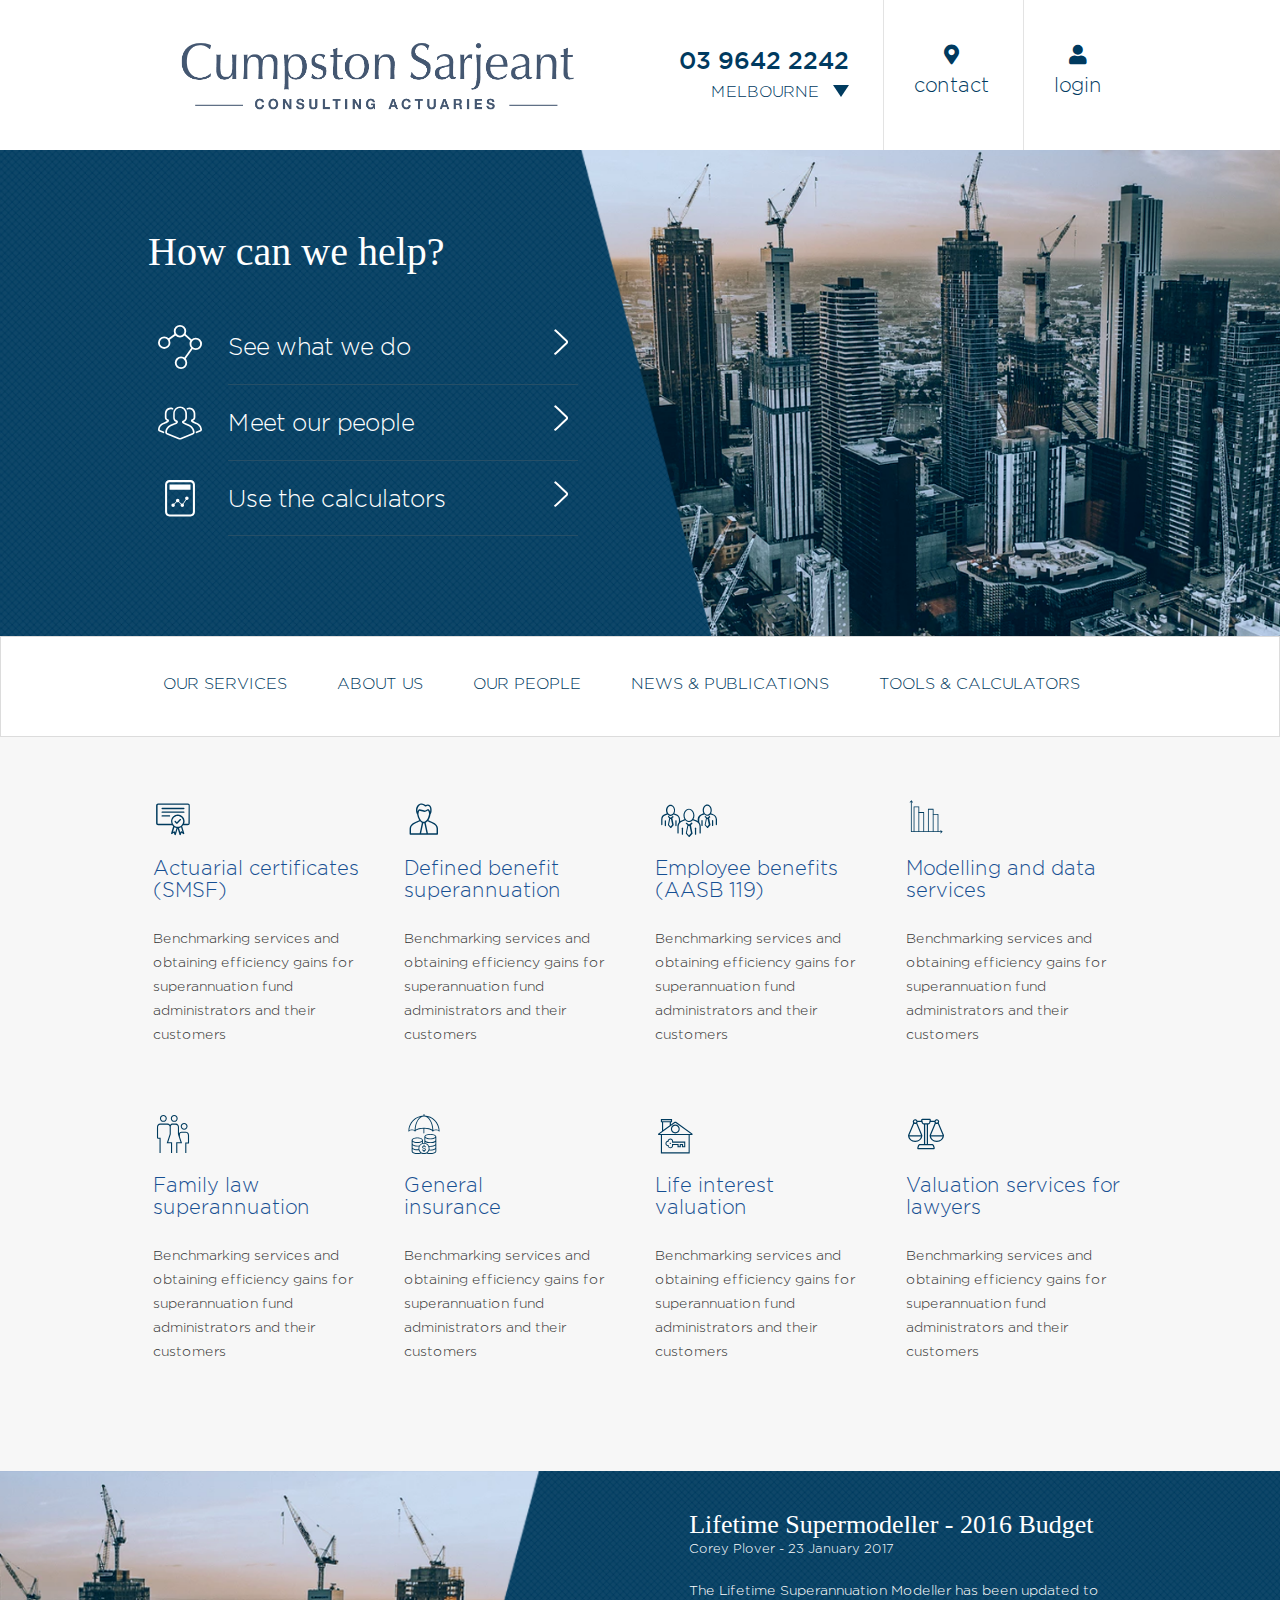
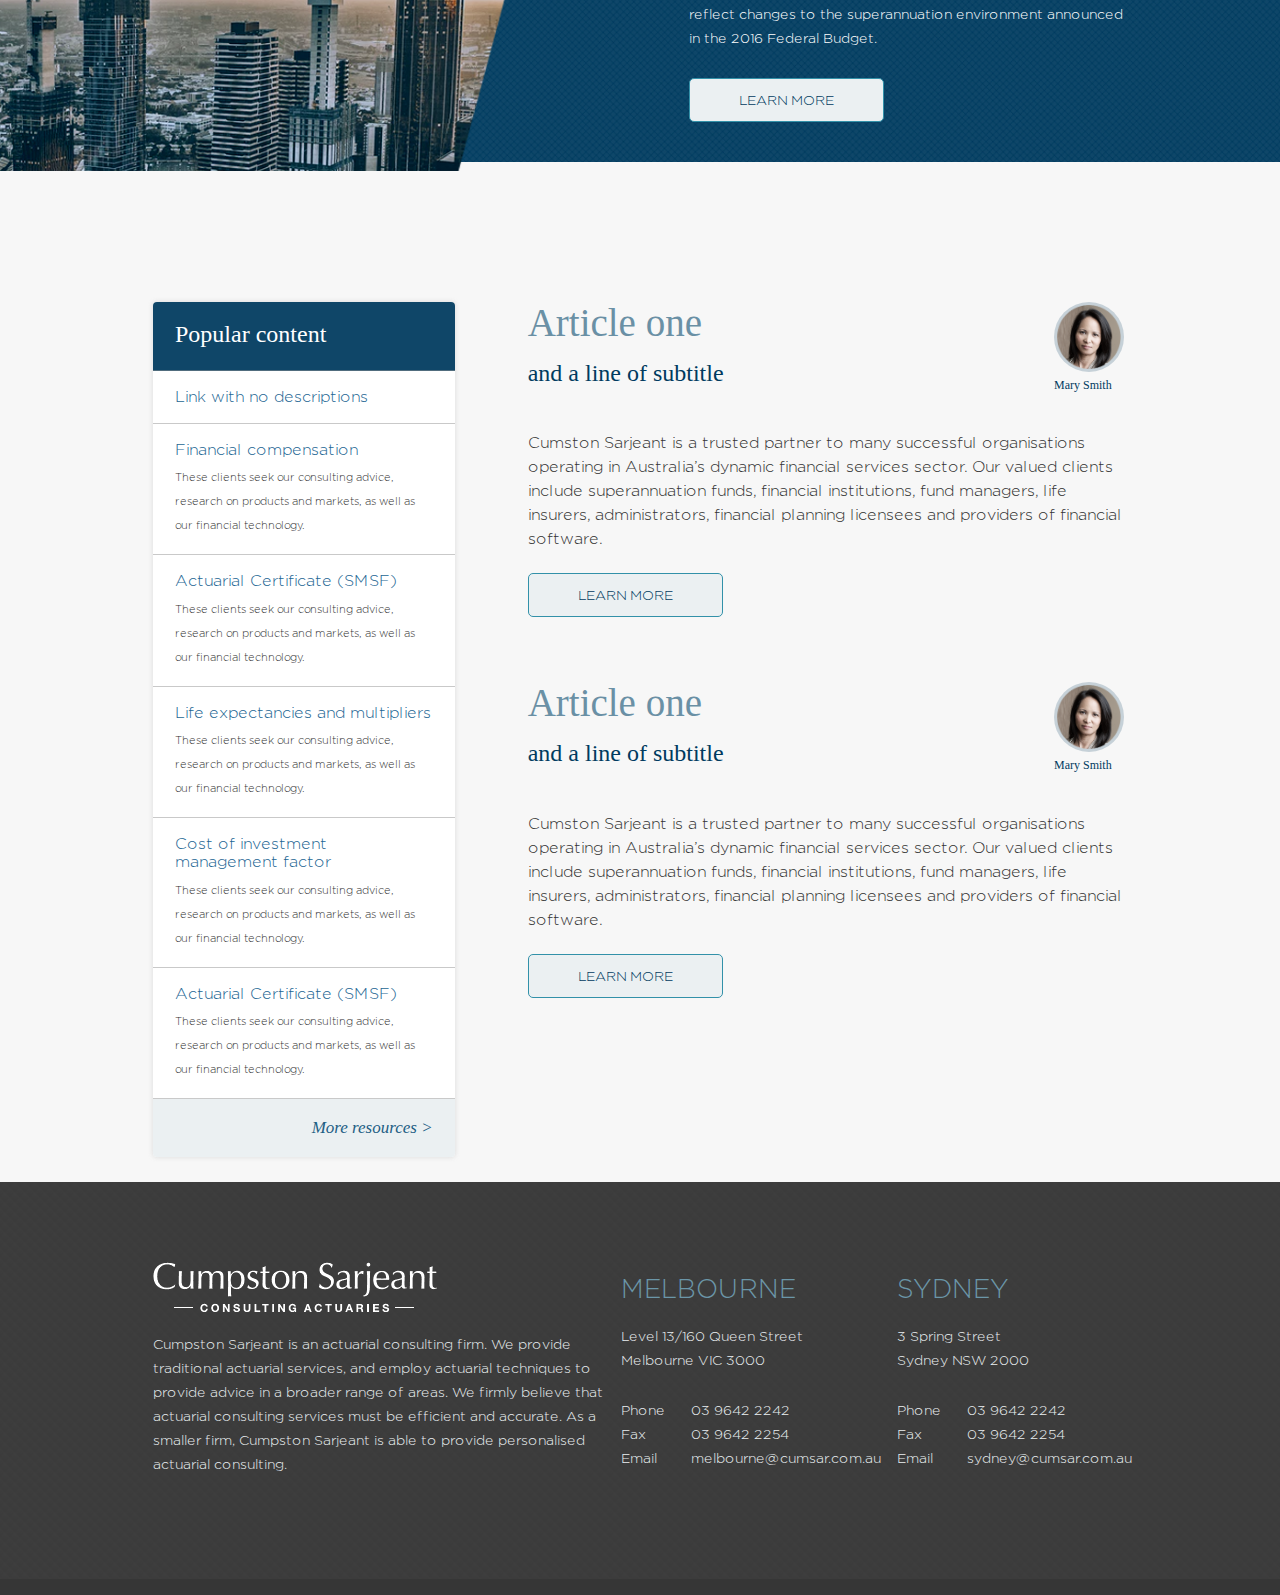
<file: home.html>
<!DOCTYPE html>
<!-- saved from url=(0046) -->
<html lang="en" class="gr__projects_envisionsolution_net"><head><meta http-equiv="Content-Type" content="text/html; charset=UTF-8">

	<meta name="viewport" content="width=device-width, initial-scale=1, maximum-scale=1, user-scalable=no">
	<link rel="icon" href="assets/images/favion.png">
	<meta name="description" content="Cumpston">
	<!-- Facebook Meta Tags -->
	<meta property="og:site_name" content="Cumpston">
	<meta property="og:description" content="Cumpston">
	<meta property="og:url" content="http://eatcommon.com/">
	<meta property="og:title" content="Cumpston">
	<title>Cumpston</title>
	<!-- stylesheet -->
	<link href="./assets/css/main.css" rel="stylesheet">
</head>
<body data-gr-c-s-loaded="true" style="">
	<!-- main header -->
	<header class="main-header">
		<div class="container-fluid">
			<!-- logo -->
			<h1 class="main-header__logo">
				<a href="#"><img src="assets/images/logo.png"></a>
			</h1>
			<!-- right side -->
			<aside class="main-header__right-side">
				<ul>
					<li>
						<strong>03 9642 2242</strong>
						<div class="main-header__country-dropdown">
							<span>
								Melbourne
							</span>
						</div>
						
					</li>
					<li>
						<a href="#"><i class="fas fa-map-marker-alt"></i> contact</a>
					</li>
					<li>
						<a href="#"><i class="fas fa-user"></i> login</a>
					</li>
				</ul>
			</aside>
		</div>
	</header>
	<!-- main header end -->

	<!-- hero banner -->
	<section class="hero-banner">
		<div class="container">
			<div class="hero-banner__left">
				<h2>How can we help?</h2>
				<ul>
					<li>
						<a href="#">
							<img src="assets/images/icons/analysis.svg" alt="See what we do">
							See what we do
						</a>
					</li>
					<li>
						<a href="#">
							<img src="assets/images/icons/team.svg" alt="Meet our people">
							Meet our people
						</a>
					</li>
					<li>
						<a href="#">
							<img src="assets/images/icons/calculator.svg" alt="Use the calculators">
							Use the calculators
						</a>
					</li>
				</ul>
			</div>
		</div>
	</section>
	<!-- hero banner end-->

	<!--navigation-->
	<div class="navigation navbar-default">
		<div class="container">
			<div class="navbar-header">
				<button type="button" class="navbar-toggle collapsed" data-toggle="collapse" data-target=".headerNav">
					<span class="top"></span>
					<span class="middle"></span>
					<span class="bottom"></span>
				</button>
			</div>
			<nav class="navbar-collapse headerNav collapse">
				<ul>
					<li><a href="#">OUR SERVICES</a></li>
					<li><a href="#">ABOUT US</a>
						<ul>
							<li><a href="#">NEW</a></li>
							<li><a href="#">NEW</a></li>
							<li><a href="#">NEW</a></li>
						</ul>
					</li>
					<li><a href="#">OUR PEOPLE</a></li>
					<li><a href="#">NEWS &amp; PUBLICATIONS</a></li>
					<li><a href="#">TOOLS &amp; CALCULATORS</a></li>
				</ul>
			</nav>
		</div>
	</div>
	<!-- navigation end -->

	<!-- content -->
	<main class="content">
		<!-- services -->
		<section class="services">
			<div class="container">
				<div class="row">
					<div class="col-xs-3 equalHeight">
						<figure><img src="assets/images/icons/certificate.svg" alt=""></figure>
						<h2>Actuarial certificates (SMSF)</h2>
						<p>Benchmarking services and obtaining efficiency gains for superannuation fund administrators and their customers</p>
					</div>
					<div class="col-xs-3 equalHeight">
						<figure><img src="assets/images/icons/defined-benefit.svg" alt=""></figure>
						<h2>Defined benefit superannuation</h2>
						<p>Benchmarking services and obtaining efficiency gains for superannuation fund administrators and their customers</p>
					</div>
					<div class="col-xs-3 equalHeight">
						<figure><img src="assets/images/icons/employee-benefit.svg" alt=""></figure>
						<h2>Employee benefits (AASB 119)</h2>
						<p>Benchmarking services and obtaining efficiency gains for superannuation fund administrators and their customers</p>
					</div>
					<div class="col-xs-3 equalHeight">
						<figure><img src="assets/images/icons/graph.svg" alt=""></figure>
						<h2>Modelling and data services</h2>
						<p>Benchmarking services and obtaining efficiency gains for superannuation fund administrators and their customers</p>
					</div>

					<div class="col-xs-3 equalHeight">
						<figure><img src="assets/images/icons/family.svg" alt=""></figure>
						<h2>Family law superannuation</h2>
						<p>Benchmarking services and obtaining efficiency gains for superannuation fund administrators and their customers</p>
					</div>
					<div class="col-xs-3 equalHeight">
						<figure><img src="assets/images/icons/insurance.svg" alt=""></figure>
						<h2>General <br>insurance</h2>
						<p>Benchmarking services and obtaining efficiency gains for superannuation fund administrators and their customers</p>
					</div>
					<div class="col-xs-3 equalHeight">
						<figure><img src="assets/images/icons/lock-house.svg" alt=""></figure>
						<h2>Life interest <br>valuation</h2>
						<p>Benchmarking services and obtaining efficiency gains for superannuation fund administrators and their customers</p>
					</div>
					<div class="col-xs-3 equalHeight">
						<figure><img src="assets/images/icons/scale.svg" alt=""></figure>
						<h2>Valuation services for lawyers</h2>
						<p>Benchmarking services and obtaining efficiency gains for superannuation fund administrators and their customers</p>
					</div>
				</div>
			</div>
		</section>

		<!-- announce -->
		<section class="announce">
			<div class="container">
				<div class="announce__col">
					<h2>Lifetime Supermodeller - 2016 Budget</h2>
					<span class="date">Corey Plover - 23 January 2017</span>
					<p>The Lifetime Superannuation Modeller has been updated to reflect changes to the superannuation environment announced in the 2016 Federal Budget.</p>
					<a href="#" class="button button--white">Learn More</a>
				</div>
			</div>
		</section>

		<!-- article section -->
		<div class="article-section">
			<div class="container">
				<div class="row">
					<div class="col-xs-4">
						<div class="article-section__popular">
							<header>
								<h3>Popular content</h3>
							</header>
							<div>
								<div class="link">
									<h4><a href="#">Link with no descriptions</a></h4>
								</div>
								<div class="link">
									<h4><a href="#">Financial compensation</a></h4>
									<p>These clients seek our consulting advice, research on products and markets, as well as our financial technology. </p>
								</div>
								<div class="link">
									<h4><a href="#">Actuarial Certificate (SMSF)</a></h4>
									<p>These clients seek our consulting advice, research on products and markets, as well as our financial technology. </p>
								</div>
								<div class="link">
									<h4><a href="#">Life expectancies and multipliers</a></h4>
									<p>These clients seek our consulting advice, research on products and markets, as well as our financial technology. </p>
								</div>
								<div class="link">
									<h4><a href="#">Cost of investment management factor</a></h4>
									<p>These clients seek our consulting advice, research on products and markets, as well as our financial technology. </p>
								</div>
								<div class="link">
									<h4><a href="#">Actuarial Certificate (SMSF)</a></h4>
									<p>These clients seek our consulting advice, research on products and markets, as well as our financial technology. </p>
								</div>
							</div>
							<footer>
								<p><a href="#">More resources &gt;</a></p>
							</footer>

						</div>
					</div><!-- /.col-5 -->
					<div class="col-xs-8">
						<div class="article-section__list">

							<article class="article-section__article">
								<header class="clearfix">
									<div class="pull-left">
										<h2><a href="#">Article one</a></h2>
										<h3>and a line of subtitle</h3>
									</div>
									<div class="author-block">
										<figure class="author-block__photo">
											<img src="assets/images/news/profile-imge.png" alt="">
										</figure>
										<span class="author-block__name">Mary Smith</span>
									</div>
								</header>
								<div class="content-wrap">
									<p>Cumston  Sarjeant is a trusted partner to many successful organisations operating in Australia’s dynamic financial services sector.  Our valued clients include superannuation funds, financial institutions, fund managers, life insurers, administrators, financial planning licensees and providers of financial software.</p>
									<p><a href="#" class="button button--white">Learn more</a></p>
								</div>
							</article><!-- /.article-section__article -->
							<article class="article-section__article">
								<header class="clearfix">
									<div class="pull-left">
										<h2><a href="#">Article one</a></h2>
										<h3>and a line of subtitle</h3>
									</div>
									<div class="pull-right">
										<div class="author-block">
											<figure class="author-block__photo">
												<img src="assets/images/news/profile-imge.png" alt="">
											</figure>
											<span class="author-block__name">Mary Smith</span>
										</div>
									</div>
								</header>
								<div class="content-wrap">
									<p>Cumston  Sarjeant is a trusted partner to many successful organisations operating in Australia’s dynamic financial services sector.  Our valued clients include superannuation funds, financial institutions, fund managers, life insurers, administrators, financial planning licensees and providers of financial software.</p>
									<p><a href="#" class="button button--white">Learn more</a></p>
								</div>
							</article><!-- /.article-section__article -->

						</div>
					</div><!-- /.col-10 -->
				</div>
			</div>
		</div>


	</main>

	<!-- main footer -->
	<footer class="main-footer">
		<div class="big-footer">
			<div class="container">
				<div class="row">
					<div class="col-xs-6">
						<div class="big-footer__widget">
							<figure>
								<a href="#">
									<img src="assets/images/footer-logo.png" alt="">
								</a>
							</figure>
							<p>Cumpston Sarjeant is an actuarial consulting firm. We provide traditional actuarial services, and employ actuarial techniques to provide advice in a broader range of areas. We firmly believe that actuarial consulting services must be efficient and accurate. As a smaller firm, Cumpston Sarjeant is able to provide personalised actuarial consulting.</p>
						</div>
					</div><!-- /.col-md-6 -->
					<div class="col-xs-3">
						<div class="big-footer__widget big-footer--location">
							<h4>MELBOURNE</h4>
							<p>Level 13/160 Queen Street <br>Melbourne VIC 3000</p>
							<ul>
								<li>
									<span>Phone</span>
									<a href="tel:0396422242">03 9642 2242</a>
								</li>
								<li>
									<span>Fax</span>
									03 9642 2254
								</li>
								<li>
									<span>Email</span>
									<a href="mailto:melbourne@cumsar.com.au">melbourne@cumsar.com.au</a>
								</li>
							</ul>
						</div>
					</div><!-- /.col-sm-6.col-md-3 -->
					<div class="col-xs-3">
						<div class="big-footer__widget big-footer--location">
							<h4>SYDNEY</h4>
							<p>3 Spring Street <br>Sydney NSW 2000</p>
							<ul>
								<li>
									<span>Phone</span>
									<a href="tel:0396422242">03 9642 2242</a>
								</li>
								<li>
									<span>Fax</span>
									03 9642 2254
								</li>
								<li>
									<span>Email</span>
									<a href="mailto:sydney@cumsar.com.au">sydney@cumsar.com.au</a>
								</li>
							</ul>
						</div>
					</div><!-- /.col-sm-6.col-md-3 -->
				</div>
			</div>
		</div><!-- /.big-footer -->
		<!-- Main footer ends -->

		<!-- Legal footer -->
		<div class="legal-footer">
			<div class="container">
				<div class="col-xs-6">
					<div class="legal-footer__widget">
						<p>© 2017 Cumpston Sarjeant Pty Ltd – ABN 35 076 813 486</p>
					</div>
				</div><!-- /.col-sm-6 -->
				<div class="col-xs-6">
					<div class="legal-footer__widget legal-footer--right">
						<p><a href="#">Privacy Policy</a><a href="#">Complaints Policy</a></p>
					</div>
				</div><!-- /.col-sm-6 -->
			</div>
		</div>
		<!-- Legal footer Ends-->

	</footer>

	<!-- JavaScript
	================================================== -->
	<script src="https://code.jquery.com/jquery-3.2.1.min.js"></script>
	<script src="https://maxcdn.bootstrapcdn.com/bootstrap/3.3.7/js/bootstrap.min.js"></script>
	<script src="assets/js/main-script.js"></script>


</body></html>
</file>
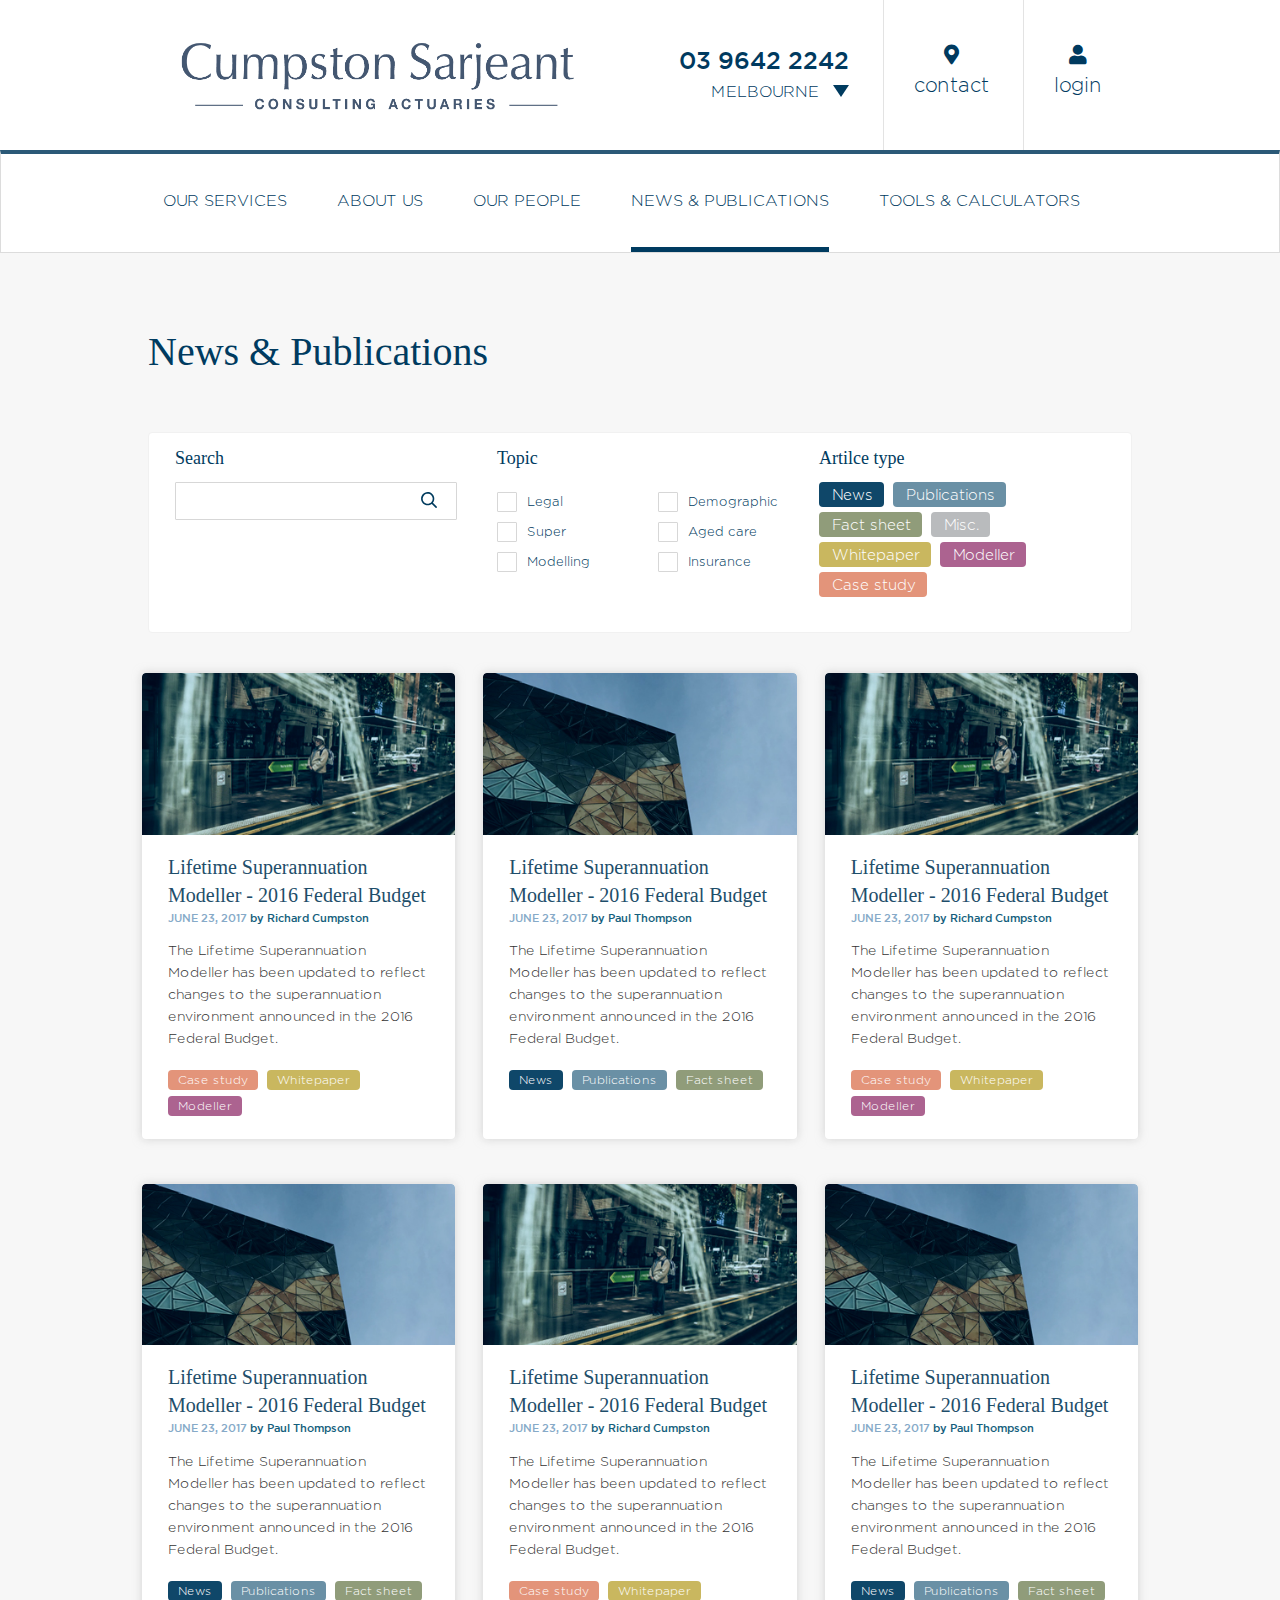
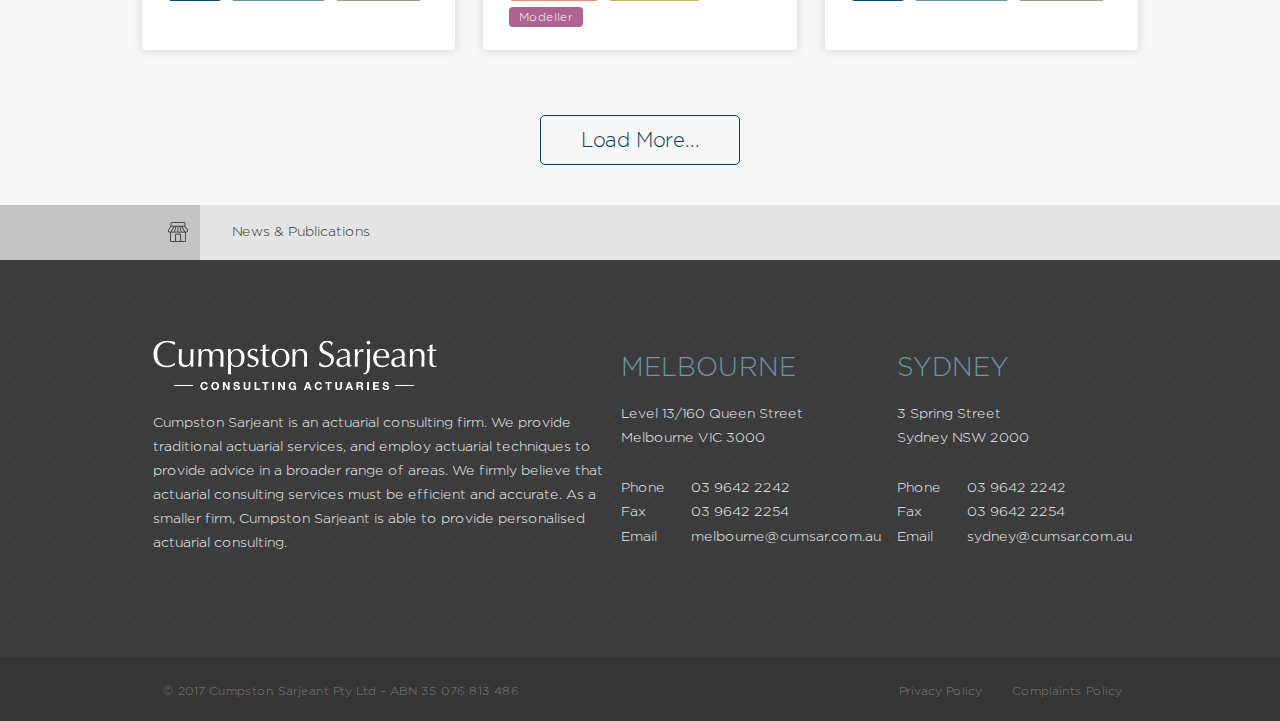
<file: news.html>
<!DOCTYPE html>
<html lang="en">
<head>
	<meta charset="utf-8">
	<meta name="viewport" content="width=device-width, initial-scale=1, maximum-scale=1, user-scalable=no">
	<link rel="icon" href="assets/images/favion.png">
	<meta name="description" content="Cumpston">
	<!-- Facebook Meta Tags -->
	<meta property="og:site_name" content="Cumpston">
	<meta property="og:description" content="Cumpston">
	<meta property="og:url" content="">
	<meta property="og:title" content="Cumpston">
	<title>Cumpston</title>
	<!-- stylesheet -->
	<link href="assets/css/main.css" rel="stylesheet">
</head>
<body>
	<!-- main header -->
	<header class="main-header">
		<div class="container-fluid">
			<!-- logo -->
			<h1 class="main-header__logo">
				<a href="#"><img src="assets/images/logo.png"></a>
			</h1>
			<!-- right side -->
			<aside class="main-header__right-side">
				<ul>
					<li>
						<strong>03 9642 2242</strong>
						<div class="main-header__country-dropdown">
							<span>
								Melbourne
							</span>
						</div>
						
					</li>
					<li>
						<a href="#"><i class="fas fa-map-marker-alt"></i> contact</a>
					</li>
					<li>
						<a href="#"><i class="fas fa-user"></i> login</a>
					</li>
				</ul>
			</aside>
		</div>
	</header>
	<!-- main header end -->

	<!--navigation-->
	<div class="navigation navbar-default">
		<div class="container">
			<div class="navbar-header">
				<button type="button" class="navbar-toggle collapsed" data-toggle="collapse" data-target=".headerNav">
					<span class="top"></span>
					<span class="middle"></span>
					<span class="bottom"></span>
				</button>
			</div>
			<nav class="navbar-collapse headerNav collapse">
				<ul>
					<li><a href="#">OUR SERVICES</a></li>
					<li><a href="#">ABOUT US</a>
						<ul>
							<li><a href="#">NEW</a></li>
							<li><a href="#">NEW</a></li>
							<li><a href="#">NEW</a></li>
						</ul>
					</li>
					<li><a href="#">OUR PEOPLE</a></li>
					<li class="active"><a href="#">NEWS & PUBLICATIONS</a></li>
					<li><a href="#">TOOLS & CALCULATORS</a></li>
				</ul>
			</nav>
		</div>
	</div>
	<!-- navigation end -->

	<!-- content -->
	<main class="content news-page">

		<!-- Page title -->
		<div class="page-title">
			<div class="container">
				<h2>News & Publications</h2>
			</div>
		</div>
		<!-- Page title Ends -->

		<!-- Filter Block -->
		<div class="filter-block">
			<div class="container">
				<div class="filter-block--content-wrap">
					<form action="#" method="post">
						<div class="row">

							<div class="col-xs-4">
								<div class="filter-block__search">
									<h5>Search</h5>
									<div class="form-group relative">
										<input type="text" id="search" class="form-control">
										<button type="submit" class="search btn-submit"><img src="assets/images/icons/search.svg" alt=""></button>
									</div>
								</div>
							</div><!-- /.col-4 -->
							<div class="col-xs-4">
								<div class="filter-block__topic">
									<h5>Topic</h5>
									<div class="row">
										<div class="col-xs-6 col-sm-6">
											<label class="checkbox">
												Legal
												<input type="checkbox">
												<span class="checkmark"></span>
											</label>
											<label class="checkbox">
												Super
												<input type="checkbox">
												<span class="checkmark"></span>
											</label>
											<label class="checkbox">
												Modelling
												<input type="checkbox">
												<span class="checkmark"></span>
											</label>
										</div>
										<div class="col-xs-6 col-sm-6">
											<label class="checkbox">
												Demographic
												<input type="checkbox">
												<span class="checkmark"></span>
											</label>
											<label class="checkbox">
												Aged care
												<input type="checkbox">
												<span class="checkmark"></span>
											</label>
											<label class="checkbox">
												Insurance
												<input type="checkbox">
												<span class="checkmark"></span>
											</label>
										</div>
									</div>
								</div>
							</div><!-- /.col-4 -->
							<div class="col-xs-4">
								<h5>Artilce type</h5>
								<div class="filter-block__type">
									<a href="#" class="tag-list__item tag-list__item--darkblue">News</a>
									<a href="#" class="tag-list__item tag-list__item--lightblue">Publications</a>
									<a href="#" class="tag-list__item tag-list__item--darkgreen">Fact sheet</a>
									<a href="#" class="tag-list__item tag-list__item--gray">Misc.</a>
									<a href="#" class="tag-list__item tag-list__item--lightgreen">Whitepaper</a>
									<a href="#" class="tag-list__item tag-list__item--purple">Modeller</a>
									<a href="#" class="tag-list__item tag-list__item--orange">Case study</a>
								</div>
							</div><!-- /.col-5 -->

						</div>
					</form>
				</div><!-- /.filter-block--content-wrap -->
			</div>
		</div>
		<!-- Filter Block Ends -->

		<!-- News List -->
		<section class="news-list">
			<div class="container">
				<div class="row">
					<div class="col-xs-4">
						<article class="news-list__item equalHeight">
							<figure>
								<a href="#">
									<img src="assets/images/news/image1.jpg" alt="">
								</a>
							</figure>
							<div class="news-list__item__text">
								<h1>
									<a href="#">Lifetime Superannuation Modeller - 2016 Federal Budget</a>
								</h1>
								<h6>
									<span class="news-list__item--date">JUNE 23, 2017</span>
									<span class="news-list__item--author"> by <a href="#">Richard Cumpston</a></span>
									
								</h6>
								<p>The Lifetime Superannuation Modeller has been updated to reflect changes to the superannuation environment announced in the 2016 Federal Budget.</p>
								<div class="tag-list tag-list--small">
									<a href="#" class="tag-list__item tag-list__item--orange">Case study</a>
									<a href="#" class="tag-list__item tag-list__item--lightgreen">Whitepaper</a>
									<a href="#" class="tag-list__item tag-list__item--purple">Modeller</a>
								</div>
							</div>
						</article>
					</div><!-- /.col-5 -->
					<div class="col-xs-4">
						<article class="news-list__item equalHeight">
							<figure>
								<a href="#">
									<img src="assets/images/news/image2.jpg" alt="">
								</a>
							</figure>
							<div class="news-list__item__text">
								<h1>
									<a href="#">Lifetime Superannuation Modeller - 2016 Federal Budget</a>
								</h1>
								<h6>
									<span class="news-list__item--date">JUNE 23, 2017</span>
									<span class="news-list__item--author"> by <a href="#">Paul Thompson</a></span>
									
								</h6>
								<p>The Lifetime Superannuation Modeller has been updated to reflect changes to the superannuation environment announced in the 2016 Federal Budget.</p>
								<div class="tag-list tag-list--small">
									<a href="#" class="tag-list__item tag-list__item--darkblue">News</a>
									<a href="#" class="tag-list__item tag-list__item--lightblue">Publications</a>
									<a href="#" class="tag-list__item tag-list__item--darkgreen">Fact sheet</a>
								</div>
							</div>
						</article>
					</div><!-- /.col-5 -->
					<div class="col-xs-4">
						<article class="news-list__item equalHeight">
							<figure>
								<a href="#">
									<img src="assets/images/news/image1.jpg" alt="">
								</a>
							</figure>
							<div class="news-list__item__text">
								<h1>
									<a href="#">Lifetime Superannuation Modeller - 2016 Federal Budget</a>
								</h1>
								<h6>
									<span class="news-list__item--date">JUNE 23, 2017</span>
									<span class="news-list__item--author"> by <a href="#">Richard Cumpston</a></span>
									
								</h6>
								<p>The Lifetime Superannuation Modeller has been updated to reflect changes to the superannuation environment announced in the 2016 Federal Budget.</p>
								<div class="tag-list tag-list--small">
									<a href="#" class="tag-list__item tag-list__item--orange">Case study</a>
									<a href="#" class="tag-list__item tag-list__item--lightgreen">Whitepaper</a>
									<a href="#" class="tag-list__item tag-list__item--purple">Modeller</a>
								</div>
							</div>
						</article>
					</div><!-- /.col-5 -->
					<div class="col-xs-4">
						<article class="news-list__item equalHeight">
							<figure>
								<a href="#">
									<img src="assets/images/news/image2.jpg" alt="">
								</a>
							</figure>
							<div class="news-list__item__text">
								<h1>
									<a href="#">Lifetime Superannuation Modeller - 2016 Federal Budget</a>
								</h1>
								<h6>
									<span class="news-list__item--date">JUNE 23, 2017</span>
									<span class="news-list__item--author"> by <a href="#">Paul Thompson</a></span>
									
								</h6>
								<p>The Lifetime Superannuation Modeller has been updated to reflect changes to the superannuation environment announced in the 2016 Federal Budget.</p>
								<div class="tag-list tag-list--small">
									<a href="#" class="tag-list__item tag-list__item--darkblue">News</a>
									<a href="#" class="tag-list__item tag-list__item--lightblue">Publications</a>
									<a href="#" class="tag-list__item tag-list__item--darkgreen">Fact sheet</a>
								</div>
							</div>
						</article>
					</div><!-- /.col-5 -->
					<div class="col-xs-4">
						<article class="news-list__item equalHeight">
							<figure>
								<a href="#">
									<img src="assets/images/news/image1.jpg" alt="">
								</a>
							</figure>
							<div class="news-list__item__text">
								<h1>
									<a href="#">Lifetime Superannuation Modeller - 2016 Federal Budget</a>
								</h1>
								<h6>
									<span class="news-list__item--date">JUNE 23, 2017</span>
									<span class="news-list__item--author"> by <a href="#">Richard Cumpston</a></span>
									
								</h6>
								<p>The Lifetime Superannuation Modeller has been updated to reflect changes to the superannuation environment announced in the 2016 Federal Budget.</p>
								<div class="tag-list tag-list--small">
									<a href="#" class="tag-list__item tag-list__item--orange">Case study</a>
									<a href="#" class="tag-list__item tag-list__item--lightgreen">Whitepaper</a>
									<a href="#" class="tag-list__item tag-list__item--purple">Modeller</a>
								</div>
							</div>
						</article>
					</div><!-- /.col-5 -->
					<div class="col-xs-4">
						<article class="news-list__item equalHeight">
							<figure>
								<a href="#">
									<img src="assets/images/news/image2.jpg" alt="">
								</a>
							</figure>
							<div class="news-list__item__text">
								<h1>
									<a href="#">Lifetime Superannuation Modeller - 2016 Federal Budget</a>
								</h1>
								<h6>
									<span class="news-list__item--date">JUNE 23, 2017</span>
									<span class="news-list__item--author"> by <a href="#">Paul Thompson</a></span>
									
								</h6>
								<p>The Lifetime Superannuation Modeller has been updated to reflect changes to the superannuation environment announced in the 2016 Federal Budget.</p>
								<div class="tag-list tag-list--small">
									<a href="#" class="tag-list__item tag-list__item--darkblue">News</a>
									<a href="#" class="tag-list__item tag-list__item--lightblue">Publications</a>
									<a href="#" class="tag-list__item tag-list__item--darkgreen">Fact sheet</a>
								</div>
							</div>
						</article>
					</div><!-- /.col-5 -->

				</div>
				<div class="button button--trans button--lg-text">Load more...</div>
			</div>
		</section>
		<!-- News List Ends -->

		<!-- breadcrumb -->
		<section class="breadcrumb-bottom">
			<div class="container">
				<ul>
					<li><a href="#"><img src="assets/images/icons/home.svg" class="home-icon" alt=""></a></li>
					<li class="active">News & Publications</li>
				</ul>
			</div>
		</section>
	</main>

	<!-- main footer -->
	<footer class="main-footer">
		<div class="big-footer">
			<div class="container">
				<div class="row">
					<div class="col-xs-6">
						<div class="big-footer__widget">
							<figure>
								<a href="#">
									<img src="assets/images/footer-logo.png" alt="">
								</a>
							</figure>
							<p>Cumpston Sarjeant is an actuarial consulting firm. We provide traditional actuarial services, and employ actuarial techniques to provide advice in a broader range of areas. We firmly believe that actuarial consulting services must be efficient and accurate. As a smaller firm, Cumpston Sarjeant is able to provide personalised actuarial consulting.</p>
						</div>
					</div><!-- /.col-md-6 -->
					<div class="col-xs-3">
						<div class="big-footer__widget big-footer--location">
							<h4>MELBOURNE</h4>
							<p>Level 13/160 Queen Street <br>Melbourne VIC 3000</p>
							<ul>
								<li>
									<span>Phone</span>
									<a href="tel:0396422242">03 9642 2242</a>
								</li>
								<li>
									<span>Fax</span>
									03 9642 2254
								</li>
								<li>
									<span>Email</span>
									<a href="mailto:melbourne@cumsar.com.au">melbourne@cumsar.com.au</a>
								</li>
							</ul>
						</div>
					</div><!-- /.col-sm-6.col-md-3 -->
					<div class="col-xs-3">
						<div class="big-footer__widget big-footer--location">
							<h4>SYDNEY</h4>
							<p>3 Spring Street <br>Sydney NSW 2000</p>
							<ul>
								<li>
									<span>Phone</span>
									<a href="tel:0396422242">03 9642 2242</a>
								</li>
								<li>
									<span>Fax</span>
									03 9642 2254
								</li>
								<li>
									<span>Email</span>
									<a href="mailto:sydney@cumsar.com.au">sydney@cumsar.com.au</a>
								</li>
							</ul>
						</div>
					</div><!-- /.col-sm-6.col-md-3 -->
				</div>
			</div>
		</div><!-- /.big-footer -->
		<!-- Main footer ends -->

		<!-- Legal footer -->
		<div class="legal-footer">
			<div class="container">
				<div class="col-xs-6">
					<div class="legal-footer__widget">
						<p>© 2017 Cumpston Sarjeant Pty Ltd – ABN 35 076 813 486</p>
					</div>
				</div><!-- /.col-sm-6 -->
				<div class="col-xs-6">
					<div class="legal-footer__widget legal-footer--right">
						<p><a href="#">Privacy Policy</a><a href="#">Complaints Policy</a></p>
					</div>
				</div><!-- /.col-sm-6 -->
			</div>
		</div>
		<!-- Legal footer Ends-->

	</footer>

	<!-- JavaScript
	================================================== -->
	<script src="https://code.jquery.com/jquery-3.2.1.min.js"></script>
	<script src="https://maxcdn.bootstrapcdn.com/bootstrap/3.3.7/js/bootstrap.min.js"></script>
	<script src="assets/js/main-script.js"></script>
</body>
</html>
</file>
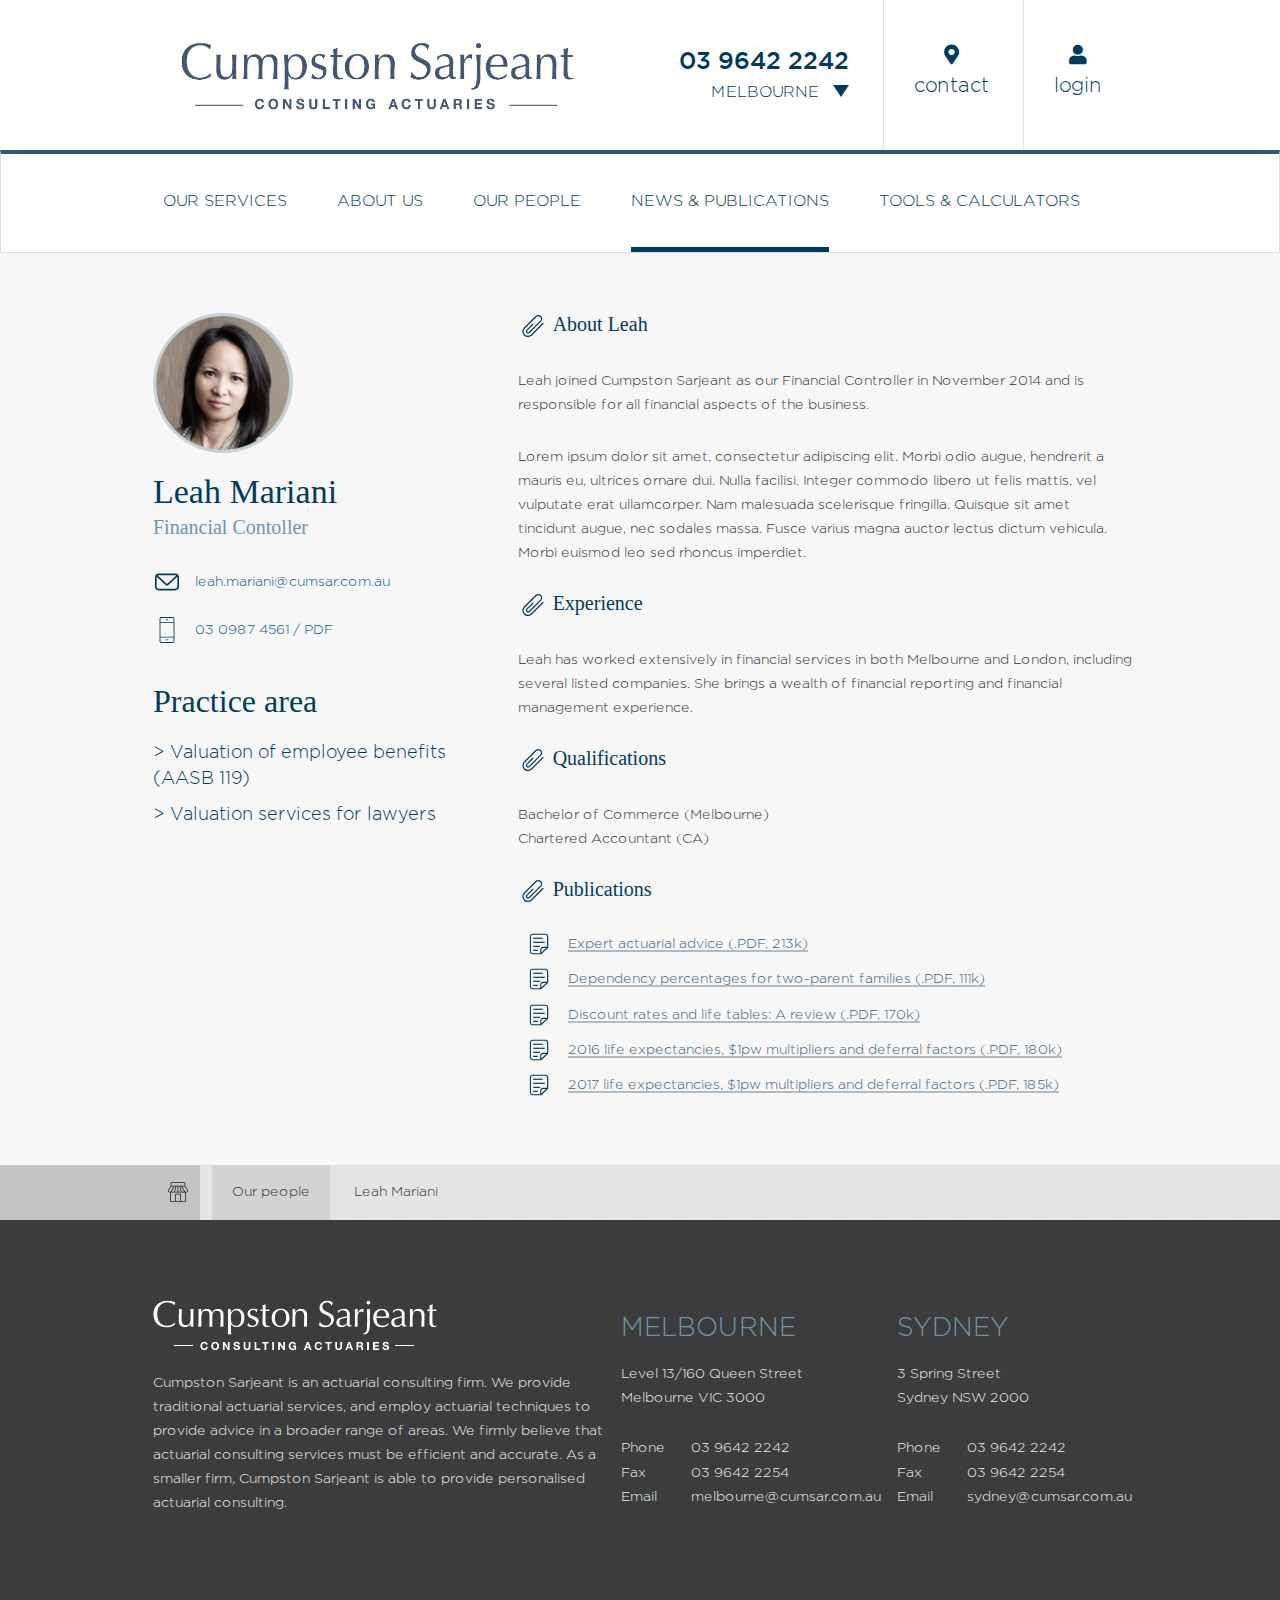
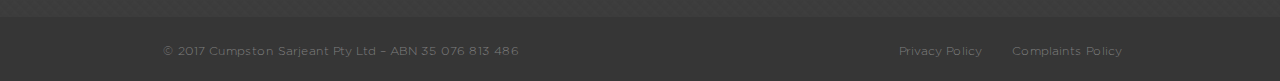
<file: people-2.html>
<!DOCTYPE html>
<html lang="en">
<head>
	<meta charset="utf-8">
	<meta name="viewport" content="width=device-width, initial-scale=1, maximum-scale=1, user-scalable=no">
	<link rel="icon" href="assets/images/favion.png">
	<meta name="description" content="Cumpston">
	<!-- Facebook Meta Tags -->
	<meta property="og:site_name" content="Cumpston">
	<meta property="og:description" content="Cumpston">
	<meta property="og:url" content="">
	<meta property="og:title" content="Cumpston">
	<title>Cumpston</title>
	<!-- stylesheet -->
	<link href="assets/css/main.css" rel="stylesheet">
</head>
<body>
	<!-- main header -->
	<header class="main-header">
		<div class="container-fluid">
			<!-- logo -->
			<h1 class="main-header__logo">
				<a href="#"><img src="assets/images/logo.png"></a>
			</h1>
			<!-- right side -->
			<aside class="main-header__right-side">
				<ul>
					<li>
						<strong>03 9642 2242</strong>
						<div class="main-header__country-dropdown">
							<span>
								Melbourne
							</span>
						</div>
						
					</li>
					<li>
						<a href="#"><i class="fas fa-map-marker-alt"></i> contact</a>
					</li>
					<li>
						<a href="#"><i class="fas fa-user"></i> login</a>
					</li>
				</ul>
			</aside>
		</div>
	</header>
	<!-- main header end -->

	<!--navigation-->
	<div class="navigation navbar-default">
		<div class="container">
			<div class="navbar-header">
				<button type="button" class="navbar-toggle collapsed" data-toggle="collapse" data-target=".headerNav">
					<span class="top"></span>
					<span class="middle"></span>
					<span class="bottom"></span>
				</button>
			</div>
			<nav class="navbar-collapse headerNav collapse">
				<ul>
					<li><a href="#">OUR SERVICES</a></li>
					<li><a href="#">ABOUT US</a>
						<ul>
							<li><a href="#">NEW</a></li>
							<li><a href="#">NEW</a></li>
							<li><a href="#">NEW</a></li>
						</ul>
					</li>
					<li><a href="#">OUR PEOPLE</a></li>
					<li class="active"><a href="#">NEWS & PUBLICATIONS</a></li>
					<li><a href="#">TOOLS & CALCULATORS</a></li>
				</ul>
			</nav>
		</div>
	</div>
	<!-- navigation end -->

	<!-- content -->
	<main class="content">

		<div class="container">

			<div class="row people-section">
				<div class="col-xs-4">
					<div class="sidebar">
						<div class="author-block">
							<figure class="author-block__photo">
								<img src="assets/images/news/profile-imge.png" alt="">
							</figure>
						</div>
						<h1>Leah Mariani</h1>
						<h4>Financial Contoller</h4>

						<div class="info-box">
							<i><img src="assets/images/icons/mail.svg" class="email-icon" alt=""></i>
							<span><a href="mailto:leah.mariani@cumsar.com.au">leah.mariani@cumsar.com.au</a></span>
						</div>
						<div class="info-box">
							<i><img src="assets/images/icons/phone.svg" class="phone-icon" alt=""></i>
							<span><a href="tel:03 0987 4561 / PDF">03 0987 4561</a> / <a href="#">PDF</a></span>
						</div>

						<h5>Practice area</h5>
						<ul>
							<li>> Valuation of employee benefits (AASB 119)</li>
							<li>>	Valuation services for lawyers</li>
						</ul>
					</div>
				</div>

				<div class="col-xs-8">
					<div class="left-col">
						<h2>About Leah</h2>
						<p>Leah joined Cumpston Sarjeant as our Financial Controller in November 2014 and is responsible for all financial aspects of the business.</p>

						<p>Lorem ipsum dolor sit amet, consectetur adipiscing elit. Morbi odio augue, hendrerit a mauris eu, ultrices ornare dui. Nulla facilisi. Integer commodo libero ut felis mattis, vel vulputate erat ullamcorper. Nam malesuada scelerisque fringilla. Quisque sit amet tincidunt augue, nec sodales massa. Fusce varius magna auctor lectus dictum vehicula. Morbi euismod leo sed rhoncus imperdiet. </p>

						<h2>Experience</h2>
						<p>Leah has worked extensively in financial services in both Melbourne and London, including several listed companies. She brings a wealth of financial reporting and financial management experience.</p>

						<h2>Qualifications</h2>
						<p>Bachelor of Commerce (Melbourne)<br>
							Chartered Accountant (CA)</p>
						<!-- recent article -->
						<section class="recent-article publications--box">
							<h2>Publications</h2>
							<ul>
								<li><a href="#">Expert actuarial advice (.PDF, 213k)</a></li>
								<li><a href="#">Dependency percentages for two-parent families (.PDF, 111k)</a></li>
								<li><a href="#">Discount rates and life tables: A review (.PDF, 170k)</a></li>
								<li><a href="#">2016 life expectancies, $1pw multipliers and deferral factors (.PDF, 180k)</a></li>
								<li><a href="#">2017 life expectancies, $1pw multipliers and deferral factors (.PDF, 185k)</a></li>
							</ul>
						</section>
					</div>
				</div>
			</div>
		</div>

		<!-- breadcrumb -->
		<section class="breadcrumb-bottom">
			<div class="container">
				<ul>
					<li><a href="#"><img src="assets/images/icons/home.svg" class="home-icon" alt=""></a></li>
					<li><a href="#">Our people</a></li>
					<li class="active">Leah Mariani</li>
				</ul>
			</div>
		</section>
	</main>

	<!-- main footer -->
	<footer class="main-footer">
		<div class="big-footer">
			<div class="container">
				<div class="row">
					<div class="col-xs-6">
						<div class="big-footer__widget">
							<figure>
								<a href="#">
									<img src="assets/images/footer-logo.png" alt="">
								</a>
							</figure>
							<p>Cumpston Sarjeant is an actuarial consulting firm. We provide traditional actuarial services, and employ actuarial techniques to provide advice in a broader range of areas. We firmly believe that actuarial consulting services must be efficient and accurate. As a smaller firm, Cumpston Sarjeant is able to provide personalised actuarial consulting.</p>
						</div>
					</div><!-- /.col-md-6 -->
					<div class="col-xs-3">
						<div class="big-footer__widget big-footer--location">
							<h4>MELBOURNE</h4>
							<p>Level 13/160 Queen Street <br>Melbourne VIC 3000</p>
							<ul>
								<li>
									<span>Phone</span>
									<a href="tel:0396422242">03 9642 2242</a>
								</li>
								<li>
									<span>Fax</span>
									03 9642 2254
								</li>
								<li>
									<span>Email</span>
									<a href="mailto:melbourne@cumsar.com.au">melbourne@cumsar.com.au</a>
								</li>
							</ul>
						</div>
					</div><!-- /.col-sm-6.col-md-3 -->
					<div class="col-xs-3">
						<div class="big-footer__widget big-footer--location">
							<h4>SYDNEY</h4>
							<p>3 Spring Street <br>Sydney NSW 2000</p>
							<ul>
								<li>
									<span>Phone</span>
									<a href="tel:0396422242">03 9642 2242</a>
								</li>
								<li>
									<span>Fax</span>
									03 9642 2254
								</li>
								<li>
									<span>Email</span>
									<a href="mailto:sydney@cumsar.com.au">sydney@cumsar.com.au</a>
								</li>
							</ul>
						</div>
					</div><!-- /.col-sm-6.col-md-3 -->
				</div>
			</div>
		</div><!-- /.big-footer -->
		<!-- Main footer ends -->

		<!-- Legal footer -->
		<div class="legal-footer">
			<div class="container">
				<div class="col-xs-6">
					<div class="legal-footer__widget">
						<p>© 2017 Cumpston Sarjeant Pty Ltd – ABN 35 076 813 486</p>
					</div>
				</div><!-- /.col-sm-6 -->
				<div class="col-xs-6">
					<div class="legal-footer__widget legal-footer--right">
						<p><a href="#">Privacy Policy</a><a href="#">Complaints Policy</a></p>
					</div>
				</div><!-- /.col-sm-6 -->
			</div>
		</div>
		<!-- Legal footer Ends-->

	</footer>

	<!-- JavaScript
	================================================== -->
	<script src="https://code.jquery.com/jquery-3.2.1.min.js"></script>
	<script src="https://maxcdn.bootstrapcdn.com/bootstrap/3.3.7/js/bootstrap.min.js"></script>
	<script src="assets/js/main-script.js"></script>
</body>
</html>
</file>
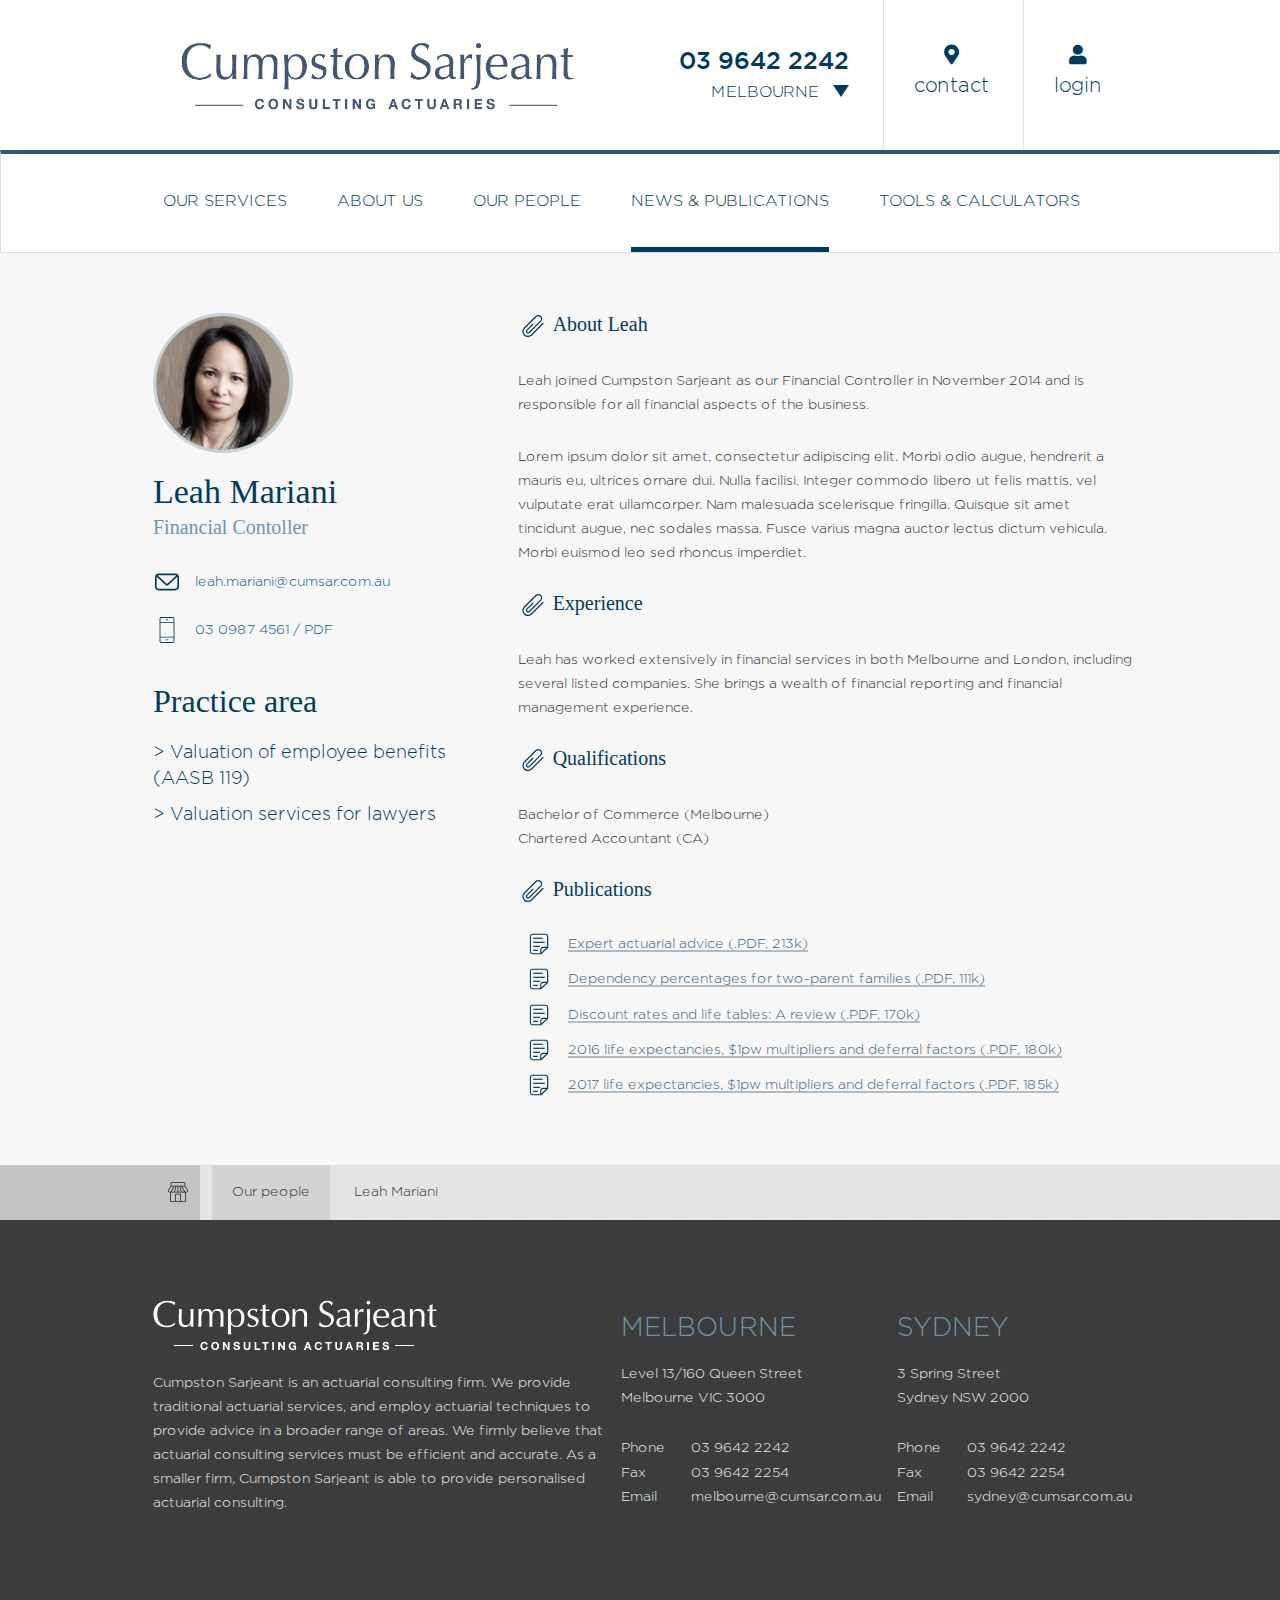
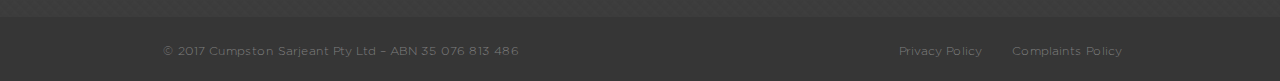
<file: people-profile.html>
<!DOCTYPE html>
<html lang="en">
<head>
	<meta charset="utf-8">
	<meta name="viewport" content="width=device-width, initial-scale=1, maximum-scale=1, user-scalable=no">
	<link rel="icon" href="assets/images/favion.png">
	<meta name="description" content="Cumpston">
	<!-- Facebook Meta Tags -->
	<meta property="og:site_name" content="Cumpston">
	<meta property="og:description" content="Cumpston">
	<meta property="og:url" content="http://eatcommon.com/">
	<meta property="og:title" content="Cumpston">
	<title>Cumpston</title>
	<!-- stylesheet -->
	<link href="assets/css/main.css" rel="stylesheet">
</head>
<body>
	<!-- main header -->
	<header class="main-header">
		<div class="container-fluid">
			<!-- logo -->
			<h1 class="main-header__logo">
				<a href="#"><img src="assets/images/logo.png"></a>
			</h1>
			<!-- right side -->
			<aside class="main-header__right-side">
				<ul>
					<li>
						<strong>03 9642 2242</strong>
						<div class="main-header__country-dropdown">
							<span>
								Melbourne
							</span>
						</div>
						
					</li>
					<li>
						<a href="#"><i class="fas fa-map-marker-alt"></i> contact</a>
					</li>
					<li>
						<a href="#"><i class="fas fa-user"></i> login</a>
					</li>
				</ul>
			</aside>
		</div>
	</header>
	<!-- main header end -->

	<!--navigation-->
	<div class="navigation navbar-default">
		<div class="container">
			<div class="navbar-header">
				<button type="button" class="navbar-toggle collapsed" data-toggle="collapse" data-target=".headerNav">
					<span class="top"></span>
					<span class="middle"></span>
					<span class="bottom"></span>
				</button>
			</div>
			<nav class="navbar-collapse headerNav collapse">
				<ul>
					<li><a href="#">OUR SERVICES</a></li>
					<li><a href="#">ABOUT US</a>
						<ul>
							<li><a href="#">NEW</a></li>
							<li><a href="#">NEW</a></li>
							<li><a href="#">NEW</a></li>
						</ul>
					</li>
					<li><a href="#">OUR PEOPLE</a></li>
					<li class="active"><a href="#">NEWS & PUBLICATIONS</a></li>
					<li><a href="#">TOOLS & CALCULATORS</a></li>
				</ul>
			</nav>
		</div>
	</div>
	<!-- navigation end -->

	<!-- content -->
	<main class="content">

		<div class="container">

			<div class="row people-section">
				<div class="col-xs-4">
					<div class="sidebar">
						<div class="author-block">
							<figure class="author-block__photo">
								<img src="assets/images/news/profile-imge.png" alt="">
							</figure>
						</div>
						<h1>Leah Mariani</h1>
						<h4>Financial Contoller</h4>

						<div class="info-box">
							<i><img src="assets/images/icons/mail.svg" class="email-icon" alt=""></i>
							<span><a href="mailto:leah.mariani@cumsar.com.au">leah.mariani@cumsar.com.au</a></span>
						</div>
						<div class="info-box">
							<i><img src="assets/images/icons/phone.svg" class="phone-icon" alt=""></i>
							<span><a href="tel:03 0987 4561 / PDF">03 0987 4561</a> / <a href="#">PDF</a></span>
						</div>

						<h5>Practice area</h5>
						<ul>
							<li>> Valuation of employee benefits (AASB 119)</li>
							<li>>	Valuation services for lawyers</li>
						</ul>
					</div>
				</div>

				<div class="col-xs-8">
					<div class="left-col">
						<h2>About Leah</h2>
						<p>Leah joined Cumpston Sarjeant as our Financial Controller in November 2014 and is responsible for all financial aspects of the business.</p>

						<p>Lorem ipsum dolor sit amet, consectetur adipiscing elit. Morbi odio augue, hendrerit a mauris eu, ultrices ornare dui. Nulla facilisi. Integer commodo libero ut felis mattis, vel vulputate erat ullamcorper. Nam malesuada scelerisque fringilla. Quisque sit amet tincidunt augue, nec sodales massa. Fusce varius magna auctor lectus dictum vehicula. Morbi euismod leo sed rhoncus imperdiet. </p>

						<h2>Experience</h2>
						<p>Leah has worked extensively in financial services in both Melbourne and London, including several listed companies. She brings a wealth of financial reporting and financial management experience.</p>

						<h2>Qualifications</h2>
						<p>Bachelor of Commerce (Melbourne)<br>
							Chartered Accountant (CA)</p>
						<!-- recent article -->
						<section class="recent-article publications--box">
							<h2>Publications</h2>
							<ul>
								<li><a href="#">Expert actuarial advice (.PDF, 213k)</a></li>
								<li><a href="#">Dependency percentages for two-parent families (.PDF, 111k)</a></li>
								<li><a href="#">Discount rates and life tables: A review (.PDF, 170k)</a></li>
								<li><a href="#">2016 life expectancies, $1pw multipliers and deferral factors (.PDF, 180k)</a></li>
								<li><a href="#">2017 life expectancies, $1pw multipliers and deferral factors (.PDF, 185k)</a></li>
							</ul>
						</section>
					</div>
				</div>
			</div>
		</div>

		<!-- breadcrumb -->
		<section class="breadcrumb-bottom">
			<div class="container">
				<ul>
					<li><a href="#"><img src="assets/images/icons/home.svg" class="home-icon" alt=""></a></li>
					<li><a href="#">Our people</a></li>
					<li class="active">Leah Mariani</li>
				</ul>
			</div>
		</section>
	</main>

	<!-- main footer -->
	<footer class="main-footer">
		<div class="big-footer">
			<div class="container">
				<div class="row">
					<div class="col-xs-6">
						<div class="big-footer__widget">
							<figure>
								<a href="#">
									<img src="assets/images/footer-logo.png" alt="">
								</a>
							</figure>
							<p>Cumpston Sarjeant is an actuarial consulting firm. We provide traditional actuarial services, and employ actuarial techniques to provide advice in a broader range of areas. We firmly believe that actuarial consulting services must be efficient and accurate. As a smaller firm, Cumpston Sarjeant is able to provide personalised actuarial consulting.</p>
						</div>
					</div><!-- /.col-md-6 -->
					<div class="col-xs-3">
						<div class="big-footer__widget big-footer--location">
							<h4>MELBOURNE</h4>
							<p>Level 13/160 Queen Street <br>Melbourne VIC 3000</p>
							<ul>
								<li>
									<span>Phone</span>
									<a href="tel:0396422242">03 9642 2242</a>
								</li>
								<li>
									<span>Fax</span>
									03 9642 2254
								</li>
								<li>
									<span>Email</span>
									<a href="mailto:melbourne@cumsar.com.au">melbourne@cumsar.com.au</a>
								</li>
							</ul>
						</div>
					</div><!-- /.col-sm-6.col-md-3 -->
					<div class="col-xs-3">
						<div class="big-footer__widget big-footer--location">
							<h4>SYDNEY</h4>
							<p>3 Spring Street <br>Sydney NSW 2000</p>
							<ul>
								<li>
									<span>Phone</span>
									<a href="tel:0396422242">03 9642 2242</a>
								</li>
								<li>
									<span>Fax</span>
									03 9642 2254
								</li>
								<li>
									<span>Email</span>
									<a href="mailto:sydney@cumsar.com.au">sydney@cumsar.com.au</a>
								</li>
							</ul>
						</div>
					</div><!-- /.col-sm-6.col-md-3 -->
				</div>
			</div>
		</div><!-- /.big-footer -->
		<!-- Main footer ends -->

		<!-- Legal footer -->
		<div class="legal-footer">
			<div class="container">
				<div class="col-xs-6">
					<div class="legal-footer__widget">
						<p>© 2017 Cumpston Sarjeant Pty Ltd – ABN 35 076 813 486</p>
					</div>
				</div><!-- /.col-sm-6 -->
				<div class="col-xs-6">
					<div class="legal-footer__widget legal-footer--right">
						<p><a href="#">Privacy Policy</a><a href="#">Complaints Policy</a></p>
					</div>
				</div><!-- /.col-sm-6 -->
			</div>
		</div>
		<!-- Legal footer Ends-->

	</footer>

	<!-- JavaScript
	================================================== -->
	<script src="https://code.jquery.com/jquery-3.2.1.min.js"></script>
	<script src="https://maxcdn.bootstrapcdn.com/bootstrap/3.3.7/js/bootstrap.min.js"></script>
	<script src="assets/js/main-script.js"></script>
</body>
</html>
</file>
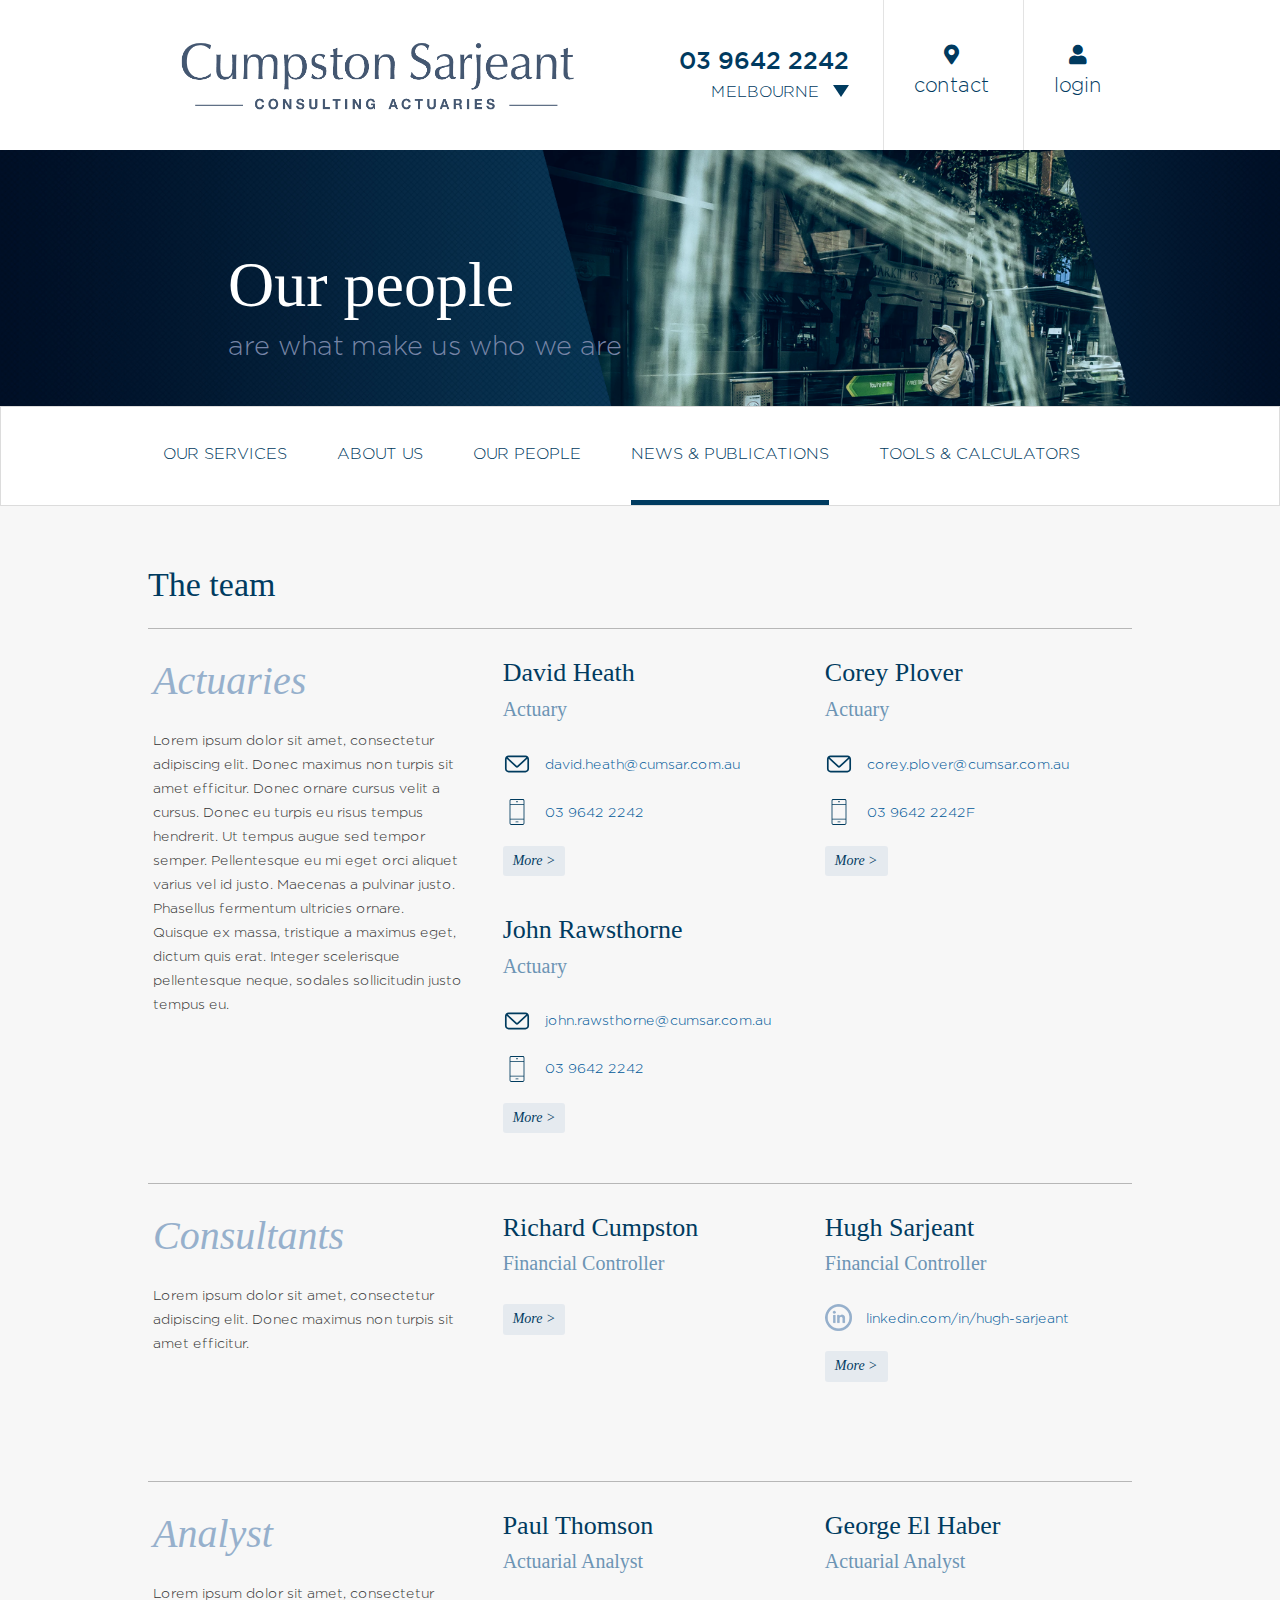
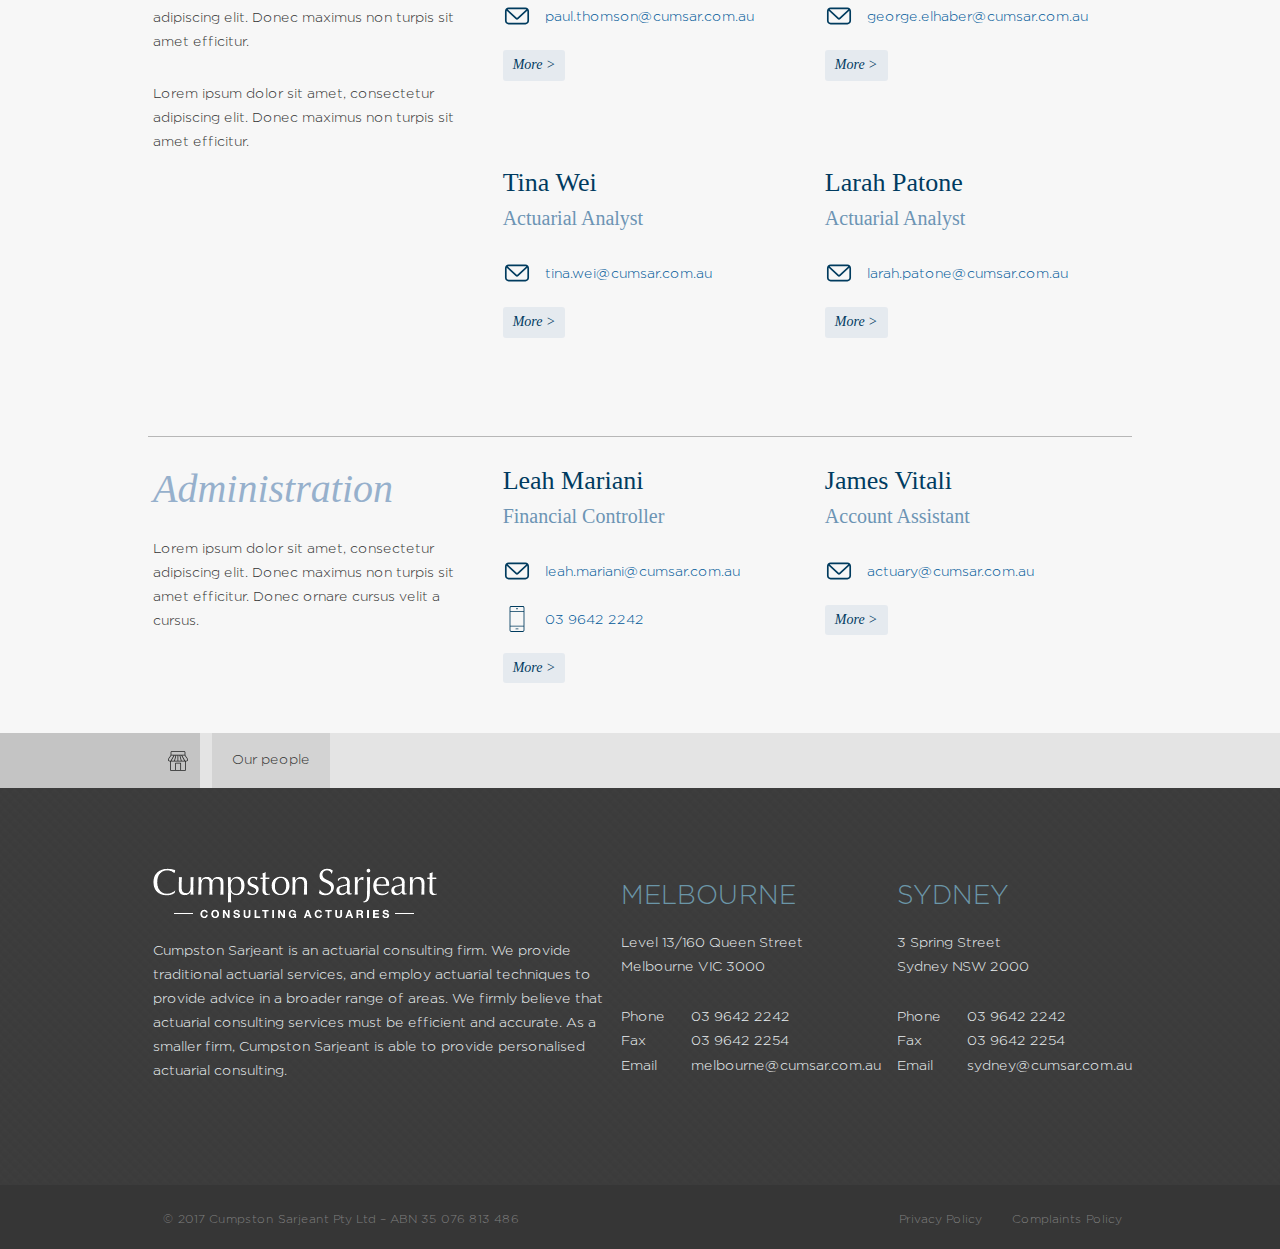
<file: people.html>
<!DOCTYPE html>
<html lang="en">
<head>
	<meta charset="utf-8">
	<meta name="viewport" content="width=device-width, initial-scale=1, maximum-scale=1, user-scalable=no">
	<link rel="icon" href="assets/images/favion.png">
	<meta name="description" content="Cumpston">
	<!-- Facebook Meta Tags -->
	<meta property="og:site_name" content="Cumpston">
	<meta property="og:description" content="Cumpston">
	<meta property="og:url" content="">
	<meta property="og:title" content="Cumpston">
	<title>Cumpston</title>
	<!-- stylesheet -->
	<link href="assets/css/main.css" rel="stylesheet">
</head>
<body>
	<!-- main header -->
	<header class="main-header">
		<div class="container-fluid">
			<!-- logo -->
			<h1 class="main-header__logo">
				<a href="#"><img src="assets/images/logo.png"></a>
			</h1>
			<!-- right side -->
			<aside class="main-header__right-side">
				<ul>
					<li>
						<strong>03 9642 2242</strong>
						<div class="main-header__country-dropdown">
							<span>
								Melbourne
							</span>
						</div>
						
					</li>
					<li>
						<a href="#"><i class="fas fa-map-marker-alt"></i> contact</a>
					</li>
					<li>
						<a href="#"><i class="fas fa-user"></i> login</a>
					</li>
				</ul>
			</aside>
		</div>
	</header>
	<!-- main header end -->

	<!-- banner -->
	<section class="people-banner">
		<div class="container">
			<div class="people-banner__info">
				<h1>Our people</h1>
				<h4>are what make us who we are</h4>
			</div>
			<div class="pull-right">
				<img src="assets/images/people-banner.png" alt="">
			</div>
		</div>
	</section>

	<!--navigation-->
	<div class="navigation navbar-default">
		<div class="container">
			<div class="navbar-header">
				<button type="button" class="navbar-toggle collapsed" data-toggle="collapse" data-target=".headerNav">
					<span class="top"></span>
					<span class="middle"></span>
					<span class="bottom"></span>
				</button>
			</div>
			<nav class="navbar-collapse headerNav collapse">
				<ul>
					<li><a href="#">OUR SERVICES</a></li>
					<li><a href="#">ABOUT US</a>
						<ul>
							<li><a href="#">NEW</a></li>
							<li><a href="#">NEW</a></li>
							<li><a href="#">NEW</a></li>
						</ul>
					</li>
					<li><a href="#">OUR PEOPLE</a></li>
					<li class="active"><a href="#">NEWS & PUBLICATIONS</a></li>
					<li><a href="#">TOOLS & CALCULATORS</a></li>
				</ul>
			</nav>
		</div>
	</div>
	<!-- navigation end -->

	<!-- content -->
	<main class="content">

		<div class="container">
			<section class="team-section">
				<h2>The team</h2>
				<div class="team-section__row">
					<div class="row">
						<div class="col-xs-4">
							<h3>Actuaries</h3>
							<p>Lorem ipsum dolor sit amet, consectetur adipiscing elit. Donec maximus non turpis sit amet efficitur. Donec ornare cursus velit a cursus. Donec eu turpis eu risus tempus hendrerit. Ut tempus augue sed tempor semper. Pellentesque eu mi eget orci aliquet varius vel id justo. Maecenas a pulvinar justo. Phasellus fermentum ultricies ornare. Quisque ex massa, tristique a maximus eget, dictum quis erat. Integer scelerisque pellentesque neque, sodales sollicitudin justo tempus eu.</p>
						</div>
						<div class="col-xs-8">
							<div class="team-section__right-col">
								<div class="col-xs-6">
									<div class="equalHeight">
										<h4>David Heath</h4>
										<h5>Actuary</h5>
										<div class="info-box">
											<i><img src="assets/images/icons/mail.svg" class="email-icon" alt=""></i>
											<span><a href="mailto:david.heath@cumsar.com.au">david.heath@cumsar.com.au</a></span>
										</div>
										<div class="info-box">
											<i><img src="assets/images/icons/phone.svg" class="phone-icon" alt=""></i>
											<span><a href="tel:03 9642 2242">03 9642 2242</a></span>
										</div>
										<a href="#" class="team-section__more-link">more > </a>
									</div>
								</div>

								<div class="col-xs-6">
									<div class="equalHeight">
										<h4>Corey Plover</h4>
										<h5>Actuary</h5>
										<div class="info-box">
											<i><img src="assets/images/icons/mail.svg" class="email-icon" alt=""></i>
											<span><a href="mailto:corey.plover@cumsar.com.au">corey.plover@cumsar.com.au</a></span>
										</div>
										<div class="info-box">
											<i><img src="assets/images/icons/phone.svg" class="phone-icon" alt=""></i>
											<span><a href="tel:03 9642 2242">03 9642 2242F</a></span>
										</div>
										<a href="#" class="team-section__more-link">more > </a>
									</div>
								</div>

								<div class="col-xs-6">
									<div class="equalHeight">
										<h4>John Rawsthorne</h4>
										<h5>Actuary</h5>
										<div class="info-box">
											<i><img src="assets/images/icons/mail.svg" class="email-icon" alt=""></i>
											<span><a href="mailto:john.rawsthorne@cumsar.com.au">john.rawsthorne@cumsar.com.au</a></span>
										</div>
										<div class="info-box">
											<i><img src="assets/images/icons/phone.svg" class="phone-icon" alt=""></i>
											<span><a href="tel:03 9642 2242">03 9642 2242</a></span>
										</div>
										<a href="#" class="team-section__more-link">more > </a>
									</div>
								</div>
							</div>
						</div>
					</div>
				</div>

				<div class="team-section__row">
					<div class="row">
						<div class="col-xs-4">
							<h3>Consultants</h3>
							<p>Lorem ipsum dolor sit amet, consectetur adipiscing elit. Donec maximus non turpis sit amet efficitur. </p>
						</div>
						<div class="col-xs-8">
							<div class="team-section__right-col">
								<div class="col-xs-6">
									<div class="equalHeight">
										<h4>Richard Cumpston</h4>
										<h5>Financial Controller</h5>
										<a href="#" class="team-section__more-link">more > </a>
									</div>
								</div>

								<div class="col-xs-6">
									<div class="equalHeight">
										<h4>Hugh Sarjeant</h4>
										<h5>Financial Controller</h5>
										<div class="info-box">
											<i><img src="assets/images/linked-in-icon.png" alt=""></i>
											<span><a href="#">linkedin.com/in/hugh-sarjeant</a></span>
										</div>
										<a href="#" class="team-section__more-link">more > </a>
									</div>
								</div>
							</div>
						</div>
					</div>
				</div>

				<div class="team-section__row">
					<div class="row">
						<div class="col-xs-4">
							<h3>Analyst</h3>
							<p>Lorem ipsum dolor sit amet, consectetur adipiscing elit. Donec maximus non turpis sit amet efficitur.</p>

							<p>Lorem ipsum dolor sit amet, consectetur adipiscing elit. Donec maximus non turpis sit amet efficitur. </p>
						</div>
						<div class="col-xs-8">
							<div class="team-section__right-col">
								<div class="col-xs-6">
									<div class="equalHeight">
										<h4>Paul Thomson</h4>
										<h5>Actuarial Analyst</h5>
										<div class="info-box">
											<i><img src="assets/images/icons/mail.svg" class="email-icon" alt=""></i>
											<span><a href="mailto:paul.thomson@cumsar.com.au">paul.thomson@cumsar.com.au</a></span>
										</div>
										<a href="#" class="team-section__more-link">more > </a>
									</div>
								</div>

								<div class="col-xs-6">
									<div class="equalHeight">
										<h4>George El Haber</h4>
										<h5>Actuarial Analyst</h5>
										<div class="info-box">
											<i><img src="assets/images/icons/mail.svg" class="email-icon" alt=""></i>
											<span><a href="mailto:george.elhaber@cumsar.com.au">george.elhaber@cumsar.com.au</a></span>
										</div>
										<a href="#" class="team-section__more-link">more > </a>
									</div>
								</div>

								<div class="col-xs-6">
									<div class="equalHeight">
										<h4>Tina Wei</h4>
										<h5>Actuarial Analyst</h5>
										<div class="info-box">
											<i><img src="assets/images/icons/mail.svg" class="email-icon" alt=""></i>
											<span><a href="mailto:tina.wei@cumsar.com.au">tina.wei@cumsar.com.au</a></span>
										</div>
										<a href="#" class="team-section__more-link">more > </a>
									</div>
								</div>

								<div class="col-xs-6">
									<div class="equalHeight">
										<h4>Larah Patone</h4>
										<h5>Actuarial Analyst</h5>
										<div class="info-box">
											<i><img src="assets/images/icons/mail.svg" class="email-icon" alt=""></i>
											<span><a href="mailto:larah.patone@cumsar.com.au">larah.patone@cumsar.com.au</a></span>
										</div>
										<a href="#" class="team-section__more-link">more > </a>
									</div>
								</div>
							</div>
						</div>
					</div>
				</div>

				<div class="team-section__row">
					<div class="row">
						<div class="col-xs-4">
							<h3>Administration</h3>
							<p>Lorem ipsum dolor sit amet, consectetur adipiscing elit. Donec maximus non turpis sit amet efficitur. Donec ornare cursus velit a cursus.</p>
						</div>
						<div class="col-xs-8">
							<div class="team-section__right-col">
								<div class="col-xs-6">
									<div class="equalHeight">
										<h4>Leah Mariani</h4>
										<h5>Financial Controller</h5>
										<div class="info-box">
											<i><img src="assets/images/icons/mail.svg" class="email-icon" alt=""></i>
											<span><a href="mailto:leah.mariani@cumsar.com.au">leah.mariani@cumsar.com.au</a></span>
										</div>
										<div class="info-box">
											<i><img src="assets/images/icons/phone.svg" class="phone-icon" alt=""></i>
											<span><a href="tel:03 9642 2242">03 9642 2242</a></span>
										</div>
										<a href="#" class="team-section__more-link">more > </a>
									</div>
								</div>

								<div class="col-xs-6">
									<div class="equalHeight">
										<h4>James Vitali</h4>
										<h5>Account Assistant</h5>
										<div class="info-box">
											<i><img src="assets/images/icons/mail.svg" class="email-icon" alt=""></i>
											<span><a href="mailto:actuary@cumsar.com.au">actuary@cumsar.com.au</a></span>
										</div>
										<a href="#" class="team-section__more-link">more > </a>
									</div>
								</div>
							</div>
						</div>
					</div>
				</div>
			</section>
		</div>

		<!-- breadcrumb -->
		<section class="breadcrumb-bottom">
			<div class="container">
				<ul>
					<li><a href="#"><img src="assets/images/icons/home.svg" class="home-icon" alt=""></a></li>
					<li><a href="#">Our people</a></li>
				</ul>
			</div>
		</section>
	</main>

	<!-- main footer -->
	<footer class="main-footer">
		<div class="big-footer">
			<div class="container">
				<div class="row">
					<div class="col-xs-6">
						<div class="big-footer__widget">
							<figure>
								<a href="#">
									<img src="assets/images/footer-logo.png" alt="">
								</a>
							</figure>
							<p>Cumpston Sarjeant is an actuarial consulting firm. We provide traditional actuarial services, and employ actuarial techniques to provide advice in a broader range of areas. We firmly believe that actuarial consulting services must be efficient and accurate. As a smaller firm, Cumpston Sarjeant is able to provide personalised actuarial consulting.</p>
						</div>
					</div><!-- /.col-md-6 -->
					<div class="col-xs-3">
						<div class="big-footer__widget big-footer--location">
							<h4>MELBOURNE</h4>
							<p>Level 13/160 Queen Street <br>Melbourne VIC 3000</p>
							<ul>
								<li>
									<span>Phone</span>
									<a href="tel:0396422242">03 9642 2242</a>
								</li>
								<li>
									<span>Fax</span>
									03 9642 2254
								</li>
								<li>
									<span>Email</span>
									<a href="mailto:melbourne@cumsar.com.au">melbourne@cumsar.com.au</a>
								</li>
							</ul>
						</div>
					</div><!-- /.col-sm-6.col-md-3 -->
					<div class="col-xs-3">
						<div class="big-footer__widget big-footer--location">
							<h4>SYDNEY</h4>
							<p>3 Spring Street <br>Sydney NSW 2000</p>
							<ul>
								<li>
									<span>Phone</span>
									<a href="tel:0396422242">03 9642 2242</a>
								</li>
								<li>
									<span>Fax</span>
									03 9642 2254
								</li>
								<li>
									<span>Email</span>
									<a href="mailto:sydney@cumsar.com.au">sydney@cumsar.com.au</a>
								</li>
							</ul>
						</div>
					</div><!-- /.col-sm-6.col-md-3 -->
				</div>
			</div>
		</div><!-- /.big-footer -->
		<!-- Main footer ends -->

		<!-- Legal footer -->
		<div class="legal-footer">
			<div class="container">
				<div class="col-xs-6">
					<div class="legal-footer__widget">
						<p>© 2017 Cumpston Sarjeant Pty Ltd – ABN 35 076 813 486</p>
					</div>
				</div><!-- /.col-sm-6 -->
				<div class="col-xs-6">
					<div class="legal-footer__widget legal-footer--right">
						<p><a href="#">Privacy Policy</a><a href="#">Complaints Policy</a></p>
					</div>
				</div><!-- /.col-sm-6 -->
			</div>
		</div>
		<!-- Legal footer Ends-->

	</footer>

	<!-- JavaScript
	================================================== -->
	<script src="https://code.jquery.com/jquery-3.2.1.min.js"></script>
	<script src="https://maxcdn.bootstrapcdn.com/bootstrap/3.3.7/js/bootstrap.min.js"></script>
	<script src="assets/js/main-script.js"></script>
</body>
</html>
</file>
<file: assets/css/main.css>
@import url("https://maxcdn.bootstrapcdn.com/bootstrap/3.3.7/css/bootstrap.min.css");
@import url("https://use.fontawesome.com/releases/v5.0.6/css/all.css");
@import url("https://fonts.googleapis.com/css?family=Merriweather");
@font-face {
  font-family: 'Gotham';
  src: url("../fonts/GothamLight.eot");
  src: url("../fonts/GothamLight.eot") format("embedded-opentype"), url("../fonts/GothamLight.woff2") format("woff2"), url("../fonts/GothamLight.woff") format("woff"), url("../fonts/GothamLight.ttf") format("truetype"), url("../fonts/GothamLight.svg#GothamLight") format("svg");
  font-weight: 300;
  font-style: normal;
}

@font-face {
  font-family: 'Gotham';
  src: url("../fonts/GothamMediumRegular.eot");
  src: url("../fonts/GothamMediumRegular.eot") format("embedded-opentype"), url("../fonts/GothamMediumRegular.woff2") format("woff2"), url("../fonts/GothamMediumRegular.woff") format("woff"), url("../fonts/GothamMediumRegular.ttf") format("truetype"), url("../fonts/GothamMediumRegular.svg#GothamMediumRegular") format("svg");
  font-weight: 500;
  font-style: normal;
}

/* line 1, /home/aditia.priyadi/Projects/cumsar/assets/scss/base/_base.scss */
html {
  box-sizing: border-box;
}

/* line 4, /home/aditia.priyadi/Projects/cumsar/assets/scss/base/_base.scss */
body {
  font-size: 14px;
  font-family: Gotham, sans-serif;
  color: #333;
  line-height: 1.45;
  margin: 0;
  padding: 0;
  word-wrap: break-word;
  font-weight: 300;
  background-color: #f7f7f7;
  min-width: 1024px;
}

/* line 17, /home/aditia.priyadi/Projects/cumsar/assets/scss/base/_base.scss */
a {
  color: #003a5f;
  text-decoration: none;
  text-decoration: none;
  transition: all 0.4s ease-in-out;
}

/* line 23, /home/aditia.priyadi/Projects/cumsar/assets/scss/base/_base.scss */
a:hover {
  text-decoration: none;
  color: #2c6c93;
}

/* line 27, /home/aditia.priyadi/Projects/cumsar/assets/scss/base/_base.scss */
a:focus {
  text-decoration: none;
  outline: none;
  color: inherit;
}

/* line 34, /home/aditia.priyadi/Projects/cumsar/assets/scss/base/_base.scss */
.link-icon {
  width: 45px;
  height: auto;
}

/* line 39, /home/aditia.priyadi/Projects/cumsar/assets/scss/base/_base.scss */
ul {
  margin: 0;
}

/* line 42, /home/aditia.priyadi/Projects/cumsar/assets/scss/base/_base.scss */
img {
  max-width: 100%;
  height: auto;
}

/* line 47, /home/aditia.priyadi/Projects/cumsar/assets/scss/base/_base.scss */
p {
  margin: 0 0 28px;
  line-height: 24px;
}

/* line 52, /home/aditia.priyadi/Projects/cumsar/assets/scss/base/_base.scss */
h1,
h2,
h3,
h4 {
  margin: 0 0 25px;
  padding: 0;
  font-weight: 400;
  font-family: Cambria, serif;
}

/* line 61, /home/aditia.priyadi/Projects/cumsar/assets/scss/base/_base.scss */
strong {
  font-weight: 600;
}

/* line 64, /home/aditia.priyadi/Projects/cumsar/assets/scss/base/_base.scss */
.container,
.container-fluid {
  min-width: 1024px;
  padding: 0 20px;
  width: 1024px !important;
}

/* line 70, /home/aditia.priyadi/Projects/cumsar/assets/scss/base/_base.scss */
.row {
  margin: 0 -10px;
}

/* line 73, /home/aditia.priyadi/Projects/cumsar/assets/scss/base/_base.scss */
.col-lg-1, .col-lg-10, .col-lg-11, .col-lg-12, .col-lg-2, .col-lg-3, .col-lg-4,
.col-lg-5, .col-lg-6, .col-lg-7, .col-lg-8, .col-lg-9, .col-md-1, .col-md-10,
.col-md-11, .col-md-12, .col-md-2, .col-md-3, .col-md-4, .col-md-5, .col-md-6,
.col-md-7, .col-md-8, .col-md-9, .col-sm-1, .col-sm-10, .col-sm-11, .col-sm-12,
.col-sm-2, .col-sm-3, .col-sm-4, .col-sm-5, .col-sm-6, .col-sm-7, .col-sm-8,
.col-sm-9, .col-xs-1, .col-xs-10, .col-xs-11, .col-xs-12, .col-xs-2, .col-xs-3,
.col-xs-4, .col-xs-5, .col-xs-6, .col-xs-7, .col-xs-8, .col-xs-9 {
  padding-right: 10px;
  padding-right: 10px;
}

/* line 83, /home/aditia.priyadi/Projects/cumsar/assets/scss/base/_base.scss */
.col-1, .col-2, .col-3, .col-4, .col-5, .col-6, .col-7, .col-8,
.col-9, .col-10, .col-11, .col-12, .col-13, .col-14, .col-15 {
  position: relative;
  min-height: 1px;
  padding-right: 10px;
  padding-left: 10px;
}

/* line 93, /home/aditia.priyadi/Projects/cumsar/assets/scss/base/_base.scss */
.dropdown:hover .dropdown-menu {
  display: block;
}

/* line 99, /home/aditia.priyadi/Projects/cumsar/assets/scss/base/_base.scss */
.checkbox {
  display: block;
  position: relative;
  padding-left: 30px;
  margin-bottom: 15px;
  cursor: pointer;
  font-size: 13px;
  -webkit-user-select: none;
  -moz-user-select: none;
  -ms-user-select: none;
  user-select: none;
  color: #003b60;
  font-weight: 300;
  min-height: 20px;
}

/* line 115, /home/aditia.priyadi/Projects/cumsar/assets/scss/base/_base.scss */
.checkbox input {
  position: absolute;
  opacity: 0;
  cursor: pointer;
}

/* line 121, /home/aditia.priyadi/Projects/cumsar/assets/scss/base/_base.scss */
.checkmark {
  position: absolute;
  top: 0;
  left: 0;
  height: 20px;
  width: 20px;
  background-color: #fff;
  border: 1px solid #d7d7d7;
  border-radius: 1px;
}

/* line 132, /home/aditia.priyadi/Projects/cumsar/assets/scss/base/_base.scss */
.checkbox:hover input ~ .checkmark {
  background-color: #fff;
}

/* line 136, /home/aditia.priyadi/Projects/cumsar/assets/scss/base/_base.scss */
.checkbox input:checked ~ .checkmark {
  background-color: #fff;
  border-color: #003b60;
}

/* line 141, /home/aditia.priyadi/Projects/cumsar/assets/scss/base/_base.scss */
.checkmark:after {
  content: "";
  position: absolute;
  display: none;
}

/* line 147, /home/aditia.priyadi/Projects/cumsar/assets/scss/base/_base.scss */
.checkbox input:checked ~ .checkmark:after {
  display: block;
}

/* line 151, /home/aditia.priyadi/Projects/cumsar/assets/scss/base/_base.scss */
.checkbox .checkmark:after {
  left: 7px;
  top: 3px;
  width: 5px;
  height: 10px;
  border: solid #003b60;
  border-width: 0 2px 2px 0;
  -webkit-transform: rotate(45deg);
  -ms-transform: rotate(45deg);
  transform: rotate(45deg);
}

/* line 163, /home/aditia.priyadi/Projects/cumsar/assets/scss/base/_base.scss */
.col-1, .col-2, .col-3, .col-4, .col-5, .col-6, .col-7, .col-8,
.col-9, .col-10, .col-11, .col-12, .col-13, .col-14, .col-15 {
  float: left;
}

/* line 168, /home/aditia.priyadi/Projects/cumsar/assets/scss/base/_base.scss */
.col-1 {
  width: 6.66666667%;
}

/* line 171, /home/aditia.priyadi/Projects/cumsar/assets/scss/base/_base.scss */
.col-2 {
  width: 13.33333333%;
}

/* line 174, /home/aditia.priyadi/Projects/cumsar/assets/scss/base/_base.scss */
.col-3 {
  width: 20%;
}

/* line 177, /home/aditia.priyadi/Projects/cumsar/assets/scss/base/_base.scss */
.col-4 {
  width: 26.66666667%;
}

/* line 180, /home/aditia.priyadi/Projects/cumsar/assets/scss/base/_base.scss */
.col-5 {
  width: 33.33333333%;
}

/* line 183, /home/aditia.priyadi/Projects/cumsar/assets/scss/base/_base.scss */
.col-6 {
  width: 40%;
}

/* line 186, /home/aditia.priyadi/Projects/cumsar/assets/scss/base/_base.scss */
.col-7 {
  width: 46.66666667%;
}

/* line 189, /home/aditia.priyadi/Projects/cumsar/assets/scss/base/_base.scss */
.col-8 {
  width: 53.33333333%;
}

/* line 192, /home/aditia.priyadi/Projects/cumsar/assets/scss/base/_base.scss */
.col-9 {
  width: 60%;
}

/* line 195, /home/aditia.priyadi/Projects/cumsar/assets/scss/base/_base.scss */
.col-10 {
  width: 66.66666667%;
}

/* line 198, /home/aditia.priyadi/Projects/cumsar/assets/scss/base/_base.scss */
.col-11 {
  width: 73.3333333%;
}

/* line 201, /home/aditia.priyadi/Projects/cumsar/assets/scss/base/_base.scss */
.col-12 {
  width: 80%;
}

/* line 204, /home/aditia.priyadi/Projects/cumsar/assets/scss/base/_base.scss */
.col-13 {
  width: 86.66666667%;
}

/* line 207, /home/aditia.priyadi/Projects/cumsar/assets/scss/base/_base.scss */
.col-14 {
  width: 93.3333333%;
}

/* line 210, /home/aditia.priyadi/Projects/cumsar/assets/scss/base/_base.scss */
.col-15 {
  width: 100%;
}

/* line 215, /home/aditia.priyadi/Projects/cumsar/assets/scss/base/_base.scss */
.breadcrumb-bottom {
  background-color: #e4e4e4;
  position: relative;
}

/* line 218, /home/aditia.priyadi/Projects/cumsar/assets/scss/base/_base.scss */
.breadcrumb-bottom:before {
  content: '';
  background-color: #c4c4c4;
  position: absolute;
  top: 0;
  left: 0;
  width: 50%;
  height: 100%;
  z-index: 1;
  display: block;
}

/* line 229, /home/aditia.priyadi/Projects/cumsar/assets/scss/base/_base.scss */
.breadcrumb-bottom .container {
  position: relative;
  z-index: 9;
  background-color: #e4e4e4;
}

/* line 234, /home/aditia.priyadi/Projects/cumsar/assets/scss/base/_base.scss */
.breadcrumb-bottom .container:before {
  content: '';
  background-color: #c4c4c4;
  position: absolute;
  top: 0;
  left: 0;
  width: 7%;
  height: 100%;
  z-index: -1;
  display: block;
}

/* line 246, /home/aditia.priyadi/Projects/cumsar/assets/scss/base/_base.scss */
.breadcrumb-bottom ul {
  list-style: none;
  margin: 0;
  padding: 0;
}

/* line 251, /home/aditia.priyadi/Projects/cumsar/assets/scss/base/_base.scss */
.breadcrumb-bottom li {
  display: inline-block;
  color: #333;
  font-size: 14px;
  padding: 16px 20px;
  background-color: #d3d3d3;
  height: 55px;
}

/* line 258, /home/aditia.priyadi/Projects/cumsar/assets/scss/base/_base.scss */
.breadcrumb-bottom li:first-child {
  background-color: transparent;
}

/* line 261, /home/aditia.priyadi/Projects/cumsar/assets/scss/base/_base.scss */
.breadcrumb-bottom li.active {
  background-color: transparent;
}

/* line 265, /home/aditia.priyadi/Projects/cumsar/assets/scss/base/_base.scss */
.breadcrumb-bottom a {
  color: #333;
  display: block;
}

/* line 269, /home/aditia.priyadi/Projects/cumsar/assets/scss/base/_base.scss */
.breadcrumb-bottom .home-icon {
  width: 20px;
  height: auto;
}

/* line 276, /home/aditia.priyadi/Projects/cumsar/assets/scss/base/_base.scss */
i .email-icon {
  width: 28px;
  height: auto;
}

/* line 281, /home/aditia.priyadi/Projects/cumsar/assets/scss/base/_base.scss */
i .phone-icon {
  width: 28px;
  height: auto;
}

/* line 288, /home/aditia.priyadi/Projects/cumsar/assets/scss/base/_base.scss */
.search.btn-submit {
  width: 20px;
  height: auto;
}

/*select field*/
/* line 2, /home/aditia.priyadi/Projects/cumsar/assets/scss/partials/_buttons.scss */
.btn-default, .btn-default:hover, .btn-default:active {
  color: #0f0f0f;
  background-color: #fff;
  border-color: #d0d4d9;
  border-radius: 3px;
  -webkit-transition: all 0.5s ease-in-out;
  -moz-transition: all 0.5s ease-in-out;
  -ms-transition: all 0.5s ease-in-out;
  -o-transition: all 0.5s ease-in-out;
  transition: all 0.5s ease-in-out;
}

/* line 14, /home/aditia.priyadi/Projects/cumsar/assets/scss/partials/_buttons.scss */
.btn-default:hover, .btn-default:focus, .btn-default.focus, .btn-default:active, .btn-default.active, .open > .dropdown-toggle.btn-default {
  color: #0f0f0f;
  background-color: #fff;
  border-color: #d0d4d9;
  box-shadow: 0 0 0;
}

/* line 22, /home/aditia.priyadi/Projects/cumsar/assets/scss/partials/_buttons.scss */
.bootstrap-select .btn {
  padding: 10px 25px 10px 10px;
  font-size: 14px;
}

/* line 25, /home/aditia.priyadi/Projects/cumsar/assets/scss/partials/_buttons.scss */
.bootstrap-select .btn:focus {
  outline: none !important;
}

/* line 30, /home/aditia.priyadi/Projects/cumsar/assets/scss/partials/_buttons.scss */
.bootstrap-select:not([class*=col-]):not([class*=form-control]):not(.input-group-btn) {
  width: 100%;
}

/*repeated classes*/
/* line 35, /home/aditia.priyadi/Projects/cumsar/assets/scss/partials/_buttons.scss */
.button {
  display: inline-block;
  text-decoration: none;
  outline: 0;
  border-radius: 5px;
  background-color: rgba(235, 240, 242, 0.7);
  border: 1px solid #3291a9;
  font-size: 14px;
  font-weight: 300;
  text-align: center;
  color: #003b5f;
  padding: 14px;
  cursor: pointer;
  text-transform: uppercase;
  min-width: 195px;
  line-height: 1;
}

/* line 52, /home/aditia.priyadi/Projects/cumsar/assets/scss/partials/_buttons.scss */
.button:hover {
  color: #6a90a5;
}

/* line 55, /home/aditia.priyadi/Projects/cumsar/assets/scss/partials/_buttons.scss */
.button:active, .button:focus {
  outline: none;
  color: #6a90a5;
}

/* line 61, /home/aditia.priyadi/Projects/cumsar/assets/scss/partials/_buttons.scss */
.button:active {
  position: relative;
  top: 1px;
}

/* line 65, /home/aditia.priyadi/Projects/cumsar/assets/scss/partials/_buttons.scss */
.button--white {
  background-color: #ebf0f2;
}

/* line 68, /home/aditia.priyadi/Projects/cumsar/assets/scss/partials/_buttons.scss */
.button--trans {
  background-color: transparent;
  color: #003b60 !important;
  border-color: #003a5e;
}

/* line 73, /home/aditia.priyadi/Projects/cumsar/assets/scss/partials/_buttons.scss */
.button--lg-text {
  font-size: 20px;
  text-transform: capitalize;
}

/* line 3, /home/aditia.priyadi/Projects/cumsar/assets/scss/partials/_dropdown.scss */
.dropdown-menu {
  background-color: #fff;
  color: #555555;
  border-color: #d0d4d9;
  border-radius: 3px;
}

/* line 8, /home/aditia.priyadi/Projects/cumsar/assets/scss/partials/_dropdown.scss */
.dropdown-menu li {
  padding: 0;
}

/* line 11, /home/aditia.priyadi/Projects/cumsar/assets/scss/partials/_dropdown.scss */
.dropdown-menu a {
  color: #555555;
  display: block;
  padding: 5px;
}

/* line 16, /home/aditia.priyadi/Projects/cumsar/assets/scss/partials/_dropdown.scss */
.dropdown-menu a:hover {
  color: #000;
}

/* line 23, /home/aditia.priyadi/Projects/cumsar/assets/scss/partials/_dropdown.scss */
.dropdown-menu.open.show .dropdown-menu {
  display: block;
}

/* main header */
/* line 2, /home/aditia.priyadi/Projects/cumsar/assets/scss/partials/_header.scss */
.main-header {
  background-color: #fff;
  min-width: 1024px;
}

/* line 5, /home/aditia.priyadi/Projects/cumsar/assets/scss/partials/_header.scss */
.main-header + .navigation {
  border-top: solid 4px #2b5977;
}

/* line 9, /home/aditia.priyadi/Projects/cumsar/assets/scss/partials/_header.scss */
.main-header__logo {
  float: left;
  margin: 0;
  padding: 35px 0 0 30px;
}

/* line 14, /home/aditia.priyadi/Projects/cumsar/assets/scss/partials/_header.scss */
.main-header__logo img {
  width: 396px;
  height: auto;
}

/* line 19, /home/aditia.priyadi/Projects/cumsar/assets/scss/partials/_header.scss */
.main-header__right-side {
  float: right;
}

/* line 21, /home/aditia.priyadi/Projects/cumsar/assets/scss/partials/_header.scss */
.main-header__right-side ul {
  list-style: none;
  margin: 0;
  padding: 0;
}

/* line 26, /home/aditia.priyadi/Projects/cumsar/assets/scss/partials/_header.scss */
.main-header__right-side li {
  display: inline-block;
  border-left: 1px solid #e3e3e3;
  padding: 45px 30px;
  min-height: 150px;
  color: #003a5f;
  text-transform: lowercase;
  text-align: center;
  font-size: 20px;
  vertical-align: middle;
}

/* line 36, /home/aditia.priyadi/Projects/cumsar/assets/scss/partials/_header.scss */
.main-header__right-side li:first-child {
  border: none;
}

/* line 39, /home/aditia.priyadi/Projects/cumsar/assets/scss/partials/_header.scss */
.main-header__right-side li i {
  display: block;
  margin-bottom: 5px;
}

/* line 43, /home/aditia.priyadi/Projects/cumsar/assets/scss/partials/_header.scss */
.main-header__right-side li strong {
  font-weight: 500;
  font-size: 24px;
  text-align: right;
}

/* line 48, /home/aditia.priyadi/Projects/cumsar/assets/scss/partials/_header.scss */
.main-header__right-side li a {
  color: #003a5f;
}

/* line 53, /home/aditia.priyadi/Projects/cumsar/assets/scss/partials/_header.scss */
.main-header__country-dropdown {
  text-align: right;
  line-height: 1;
}

/* line 56, /home/aditia.priyadi/Projects/cumsar/assets/scss/partials/_header.scss */
.main-header__country-dropdown span {
  position: relative;
  padding-right: 30px;
  font-size: 16px;
  text-transform: uppercase;
  cursor: pointer;
}

/* line 63, /home/aditia.priyadi/Projects/cumsar/assets/scss/partials/_header.scss */
.main-header__country-dropdown span:after {
  content: '';
  position: absolute;
  top: 2px;
  right: 0;
  width: 0;
  height: 0;
  border-left: 8px solid transparent;
  border-right: 8px solid transparent;
  border-top: 12px solid #003b5f;
}

/* navigation */
/* line 78, /home/aditia.priyadi/Projects/cumsar/assets/scss/partials/_header.scss */
.navigation {
  background-color: #ffffff;
  border: 1px solid #dcdcdc;
  /*sub menu*/
  /* for responsive */
}

/* line 82, /home/aditia.priyadi/Projects/cumsar/assets/scss/partials/_header.scss */
.navigation nav > ul > li:hover > a,
.navigation nav > ul > li.active > a {
  border-color: #003b60;
}

/* line 87, /home/aditia.priyadi/Projects/cumsar/assets/scss/partials/_header.scss */
.navigation ul {
  list-style: none;
  padding: 0;
}

/* line 91, /home/aditia.priyadi/Projects/cumsar/assets/scss/partials/_header.scss */
.navigation li {
  float: left;
  text-transform: uppercase;
  position: relative;
  margin: 0;
  font-size: 16px;
  margin-left: 50px;
}

/* line 98, /home/aditia.priyadi/Projects/cumsar/assets/scss/partials/_header.scss */
.navigation li:first-child {
  margin-left: 0;
}

/* line 102, /home/aditia.priyadi/Projects/cumsar/assets/scss/partials/_header.scss */
.navigation a {
  color: #003a5e;
  display: block;
  padding: 35px 0;
  border-bottom: 5px solid transparent;
}

/* line 110, /home/aditia.priyadi/Projects/cumsar/assets/scss/partials/_header.scss */
.navigation li ul {
  margin: 0;
  position: absolute;
  left: 0;
  top: 100%;
  background-color: white;
  width: 170px;
  z-index: -11;
  opacity: 0;
  visibility: hidden;
  -webkit-transition: all 0.4s ease-in-out;
  -moz-transition: all 0.4s ease-in-out;
  -ms-transition: all 0.4s ease-in-out;
  -o-transition: all 0.4s ease-in-out;
  transition: all 0.4s ease-in-out;
  border: 1px solid #E0E0E0;
  text-align: left;
}

/* line 128, /home/aditia.priyadi/Projects/cumsar/assets/scss/partials/_header.scss */
.navigation li ul li {
  font-size: 12px !important;
  margin: 0 !important;
  display: block;
  border: none;
  height: auto;
  float: none !important;
  padding: 0 !important;
  display: block !important;
}

/* line 138, /home/aditia.priyadi/Projects/cumsar/assets/scss/partials/_header.scss */
.navigation li ul li a {
  color: #1A1A1A;
  padding: 8px 15px;
  display: block;
}

/* line 143, /home/aditia.priyadi/Projects/cumsar/assets/scss/partials/_header.scss */
.navigation li ul li:hover a {
  background-color: #f7f7f7;
}

/* line 144, /home/aditia.priyadi/Projects/cumsar/assets/scss/partials/_header.scss */
.navigation ul li:hover ul {
  visibility: visible;
  opacity: 1;
  z-index: 999;
}

/* line 151, /home/aditia.priyadi/Projects/cumsar/assets/scss/partials/_header.scss */
.navigation .navbar-header {
  display: none !important;
}

/* line 154, /home/aditia.priyadi/Projects/cumsar/assets/scss/partials/_header.scss */
.navigation .collapse {
  display: block !important;
}

/* line 3, /home/aditia.priyadi/Projects/cumsar/assets/scss/partials/_footer.scss */
.big-footer {
  padding: 80px 0 75px;
  background: url("../images/pattern1.jpg") left top repeat;
  color: #ebf0f2;
}

/* line 7, /home/aditia.priyadi/Projects/cumsar/assets/scss/partials/_footer.scss */
.big-footer__widget {
  font-size: 14px;
  float: right;
}

/* line 10, /home/aditia.priyadi/Projects/cumsar/assets/scss/partials/_footer.scss */
.big-footer__widget figure {
  margin-bottom: 20px;
}

/* line 13, /home/aditia.priyadi/Projects/cumsar/assets/scss/partials/_footer.scss */
.big-footer__widget ul, .big-footer__widget a {
  color: #ebf0f2;
}

/* line 16, /home/aditia.priyadi/Projects/cumsar/assets/scss/partials/_footer.scss */
.big-footer__widget ul {
  list-style: none;
  padding: 0;
}

/* line 20, /home/aditia.priyadi/Projects/cumsar/assets/scss/partials/_footer.scss */
.big-footer__widget li {
  position: relative;
  padding-left: 70px;
  margin-bottom: 4px;
}

/* line 24, /home/aditia.priyadi/Projects/cumsar/assets/scss/partials/_footer.scss */
.big-footer__widget li span {
  position: absolute;
  left: 0;
  top: 0;
}

/* line 31, /home/aditia.priyadi/Projects/cumsar/assets/scss/partials/_footer.scss */
.big-footer__widget a:hover, .big-footer__widget a:focus {
  text-decoration: underline;
}

/* line 35, /home/aditia.priyadi/Projects/cumsar/assets/scss/partials/_footer.scss */
.big-footer__widget h4 {
  font-family: Gotham, sans-serif;
  font-weight: 300;
  font-size: 26px;
  color: #6b96a8;
  margin: 13px 0 20px;
}

/* line 44, /home/aditia.priyadi/Projects/cumsar/assets/scss/partials/_footer.scss */
.big-footer--location p {
  color: #ebf0f2;
}

/* line 49, /home/aditia.priyadi/Projects/cumsar/assets/scss/partials/_footer.scss */
.big-footer [class*='col-']:first-child .big-footer__widget {
  max-width: 542px;
  float: left;
}

/* line 56, /home/aditia.priyadi/Projects/cumsar/assets/scss/partials/_footer.scss */
.legal-footer {
  font-size: 12px;
  color: #7f7f7f;
  padding: 22px 0 18px;
  background-color: #363636;
}

/* line 61, /home/aditia.priyadi/Projects/cumsar/assets/scss/partials/_footer.scss */
.legal-footer p {
  margin-bottom: 0;
}

/* line 65, /home/aditia.priyadi/Projects/cumsar/assets/scss/partials/_footer.scss */
.legal-footer__widget a {
  color: #7f7f7f;
  margin-left: 30px;
  transition: 0.1s all linear;
}

/* line 69, /home/aditia.priyadi/Projects/cumsar/assets/scss/partials/_footer.scss */
.legal-footer__widget a:first-child {
  margin-left: 0;
}

/* line 72, /home/aditia.priyadi/Projects/cumsar/assets/scss/partials/_footer.scss */
.legal-footer__widget a:hover, .legal-footer__widget a:focus {
  color: #ebf0f2;
}

/* line 77, /home/aditia.priyadi/Projects/cumsar/assets/scss/partials/_footer.scss */
.legal-footer--right {
  text-align: right;
}

/* line 3, /home/aditia.priyadi/Projects/cumsar/assets/scss/partials/_forms.scss */
input,
select,
textarea {
  font: 15px Gotham, sans-serif;
  font-weight: 300;
  outline: none;
  color: #1a1a1a;
  display: block;
  width: 100%;
  padding: 14px;
  border-radius: 8px;
  background-color: #ffffff;
  border: solid 2px #d0d4d9;
  height: auto;
  line-height: normal;
}

/* line 19, /home/aditia.priyadi/Projects/cumsar/assets/scss/partials/_forms.scss */
input:focus,
select:focus,
textarea:focus {
  border-color: #222323;
}

/* line 23, /home/aditia.priyadi/Projects/cumsar/assets/scss/partials/_forms.scss */
input.error,
textarea.error {
  border-color: #FE2B4A;
}

/*submit field*/
/* line 29, /home/aditia.priyadi/Projects/cumsar/assets/scss/partials/_forms.scss */
input[type='submit'],
.submit-btn {
  display: block;
  background-color: #2677C6;
  font-size: 14px;
  color: #fff;
  border: 1px solid #1562AD;
  text-transform: capitalize;
  cursor: pointer;
  padding: 12px 15px 12px;
  font-weight: 700;
  outline: none;
  box-shadow: 0 1px 1px 0 rgba(0, 0, 0, 0.1), 0 0 1px 0 rgba(0, 0, 0, 0.05);
  border-radius: 1px;
}

/* line 44, /home/aditia.priyadi/Projects/cumsar/assets/scss/partials/_forms.scss */
input[type='submit']:hover {
  background-color: #2677C6;
}

/* line 47, /home/aditia.priyadi/Projects/cumsar/assets/scss/partials/_forms.scss */
input[type='submit']:active {
  background-color: #2677C6;
  position: relative;
  top: 1px;
}

/* line 52, /home/aditia.priyadi/Projects/cumsar/assets/scss/partials/_forms.scss */
textarea {
  height: 150px;
  resize: vertical;
}

/* line 57, /home/aditia.priyadi/Projects/cumsar/assets/scss/partials/_forms.scss */
input::-webkit-input-placeholder,
textarea::-webkit-input-placeholder {
  color: #7a7d7f;
}

/* line 61, /home/aditia.priyadi/Projects/cumsar/assets/scss/partials/_forms.scss */
input:focus::-webkit-input-placeholder,
textarea:focus::-webkit-input-placeholder {
  color: #1a1a1a;
}

/* line 66, /home/aditia.priyadi/Projects/cumsar/assets/scss/partials/_forms.scss */
.form-control {
  border-color: #d7d7d7;
  height: 38px;
  border-radius: 1px;
  box-shadow: none;
}

/* line 71, /home/aditia.priyadi/Projects/cumsar/assets/scss/partials/_forms.scss */
.form-control:focus {
  border-color: #86aac8;
  box-shadow: none;
}

/* line 76, /home/aditia.priyadi/Projects/cumsar/assets/scss/partials/_forms.scss */
.btn-submit {
  line-height: 1;
  padding: 0;
  border: none;
  background-color: transparent;
}

/* about */
/* line 2, /home/aditia.priyadi/Projects/cumsar/assets/scss/pages/_pages.scss */
.about-col {
  padding-left: 30px;
}

/* line 4, /home/aditia.priyadi/Projects/cumsar/assets/scss/pages/_pages.scss */
.about-col h1 {
  font-size: 34px;
  color: #003b60;
}

/* line 8, /home/aditia.priyadi/Projects/cumsar/assets/scss/pages/_pages.scss */
.about-col h3 {
  color: #6c94b4;
  font-size: 20px;
  line-height: 28px;
  margin-bottom: 35px;
}

/* line 18, /home/aditia.priyadi/Projects/cumsar/assets/scss/pages/_pages.scss */
.about-section .news-list__item p {
  margin-bottom: 10px;
  color: #6a90a5;
}

/* line 23, /home/aditia.priyadi/Projects/cumsar/assets/scss/pages/_pages.scss */
.about-section .news-list__item .text-right a {
  color: #6a90a5;
  font-size: 17px;
  font-family: Cambria, Georgia, serif;
  font-style: italic;
}

/* people-section */
/* line 34, /home/aditia.priyadi/Projects/cumsar/assets/scss/pages/_pages.scss */
.people-section {
  margin-bottom: 50px;
}

/* line 36, /home/aditia.priyadi/Projects/cumsar/assets/scss/pages/_pages.scss */
.people-section .author-block {
  width: 140px;
  height: 140px;
  margin: 0 0 20px;
}

/* line 42, /home/aditia.priyadi/Projects/cumsar/assets/scss/pages/_pages.scss */
.people-section .sidebar h1 {
  font-size: 34px;
  color: #003b60;
  font-weight: 400;
  margin: 0 0 5px;
}

/* line 48, /home/aditia.priyadi/Projects/cumsar/assets/scss/pages/_pages.scss */
.people-section .sidebar h4 {
  font-size: 20px;
  color: #6c94b4;
  font-weight: 400;
  margin-bottom: 30px;
}

/* line 54, /home/aditia.priyadi/Projects/cumsar/assets/scss/pages/_pages.scss */
.people-section .sidebar h5 {
  font-size: 32px;
  color: #003b60;
  font-weight: 400;
  font-family: Cambria, serif;
  padding: 20px 0 20px;
  margin: 0;
}

/* line 62, /home/aditia.priyadi/Projects/cumsar/assets/scss/pages/_pages.scss */
.people-section .sidebar ul {
  list-style: none;
  margin: 0;
  padding: 0;
}

/* line 67, /home/aditia.priyadi/Projects/cumsar/assets/scss/pages/_pages.scss */
.people-section .sidebar li {
  font-size: 18px;
  color: #003b5e;
  margin-bottom: 10px;
}

/* line 74, /home/aditia.priyadi/Projects/cumsar/assets/scss/pages/_pages.scss */
.people-section .left-col {
  padding-left: 30px;
}

/* line 77, /home/aditia.priyadi/Projects/cumsar/assets/scss/pages/_pages.scss */
.people-section .left-col h2 {
  color: #003b60;
  font-size: 20px;
  background: url("../../assets/images/icons/paperclip.svg") no-repeat 0 -2px;
  padding-left: 35px;
  min-height: 30px;
  background-size: 30px;
  text-transform: capitalize;
}

/* line 89, /home/aditia.priyadi/Projects/cumsar/assets/scss/pages/_pages.scss */
.info-box {
  margin-bottom: 20px;
  color: #005999;
}

/* line 92, /home/aditia.priyadi/Projects/cumsar/assets/scss/pages/_pages.scss */
.info-box i,
.info-box span {
  display: inline-block;
  vertical-align: middle;
}

/* line 97, /home/aditia.priyadi/Projects/cumsar/assets/scss/pages/_pages.scss */
.info-box i {
  margin-right: 10px;
}

/* line 100, /home/aditia.priyadi/Projects/cumsar/assets/scss/pages/_pages.scss */
.info-box a {
  color: #005999;
}

/* line 105, /home/aditia.priyadi/Projects/cumsar/assets/scss/pages/_pages.scss */
.publications--box {
  background-color: transparent !important;
  box-shadow: none !important;
  border-radius: 0 !important;
  padding: 0 !important;
  margin-bottom: 20px;
}

/* line 113, /home/aditia.priyadi/Projects/cumsar/assets/scss/pages/_pages.scss */
.people-banner {
  background-image: url("../../assets/images/people-banner-bg.jpg");
  background-repeat: no-repeat;
  background-size: cover;
}

/* line 117, /home/aditia.priyadi/Projects/cumsar/assets/scss/pages/_pages.scss */
.people-banner .container {
  position: relative;
}

/* line 121, /home/aditia.priyadi/Projects/cumsar/assets/scss/pages/_pages.scss */
.people-banner .pull-right {
  width: 60%;
}

/* line 124, /home/aditia.priyadi/Projects/cumsar/assets/scss/pages/_pages.scss */
.people-banner__info {
  position: absolute;
  left: 100px;
  bottom: 20px;
}

/* line 129, /home/aditia.priyadi/Projects/cumsar/assets/scss/pages/_pages.scss */
.people-banner h1 {
  color: #fff;
  font-size: 64px;
  margin: 0 0 10px;
}

/* line 134, /home/aditia.priyadi/Projects/cumsar/assets/scss/pages/_pages.scss */
.people-banner h4 {
  font-size: 27px;
  color: #7785a7;
  font-family: Gotham, sans-serif;
  font-weight: 300;
}

/* line 143, /home/aditia.priyadi/Projects/cumsar/assets/scss/pages/_pages.scss */
.team-section h2 {
  font-size: 34px;
  color: #003b60;
}

/* line 147, /home/aditia.priyadi/Projects/cumsar/assets/scss/pages/_pages.scss */
.team-section__row {
  border-top: 1px solid #b7b7b7;
  padding-top: 30px;
  margin-bottom: 10px;
}

/* line 152, /home/aditia.priyadi/Projects/cumsar/assets/scss/pages/_pages.scss */
.team-section h3 {
  color: #96b0cc;
  font-size: 40px;
  font-style: italic;
}

/* line 157, /home/aditia.priyadi/Projects/cumsar/assets/scss/pages/_pages.scss */
.team-section h4 {
  margin: 0;
  font-size: 26px;
  color: #003b60;
  text-transform: capitalize;
}

/* line 163, /home/aditia.priyadi/Projects/cumsar/assets/scss/pages/_pages.scss */
.team-section h5 {
  font-size: 20px;
  color: #6c94b4;
  font-family: Cambria, serif;
  font-weight: 300;
  margin-bottom: 30px;
}

/* line 170, /home/aditia.priyadi/Projects/cumsar/assets/scss/pages/_pages.scss */
.team-section__more-link {
  background-color: #e5eaef;
  display: inline-block;
  padding: 5px 10px;
  border-radius: 3px;
  font-family: Cambria, serif;
  font-size: 14px;
  font-style: italic;
  text-transform: capitalize;
}

/* line 180, /home/aditia.priyadi/Projects/cumsar/assets/scss/pages/_pages.scss */
.team-section .equalHeight {
  margin-bottom: 40px;
}

/* hero banner */
/* line 4, /home/aditia.priyadi/Projects/cumsar/assets/scss/pages/_homepage.scss */
.hero-banner {
  background-image: url("../../assets/images/pattern-bg.jpg");
  background-repeat: no-repeat;
  background-size: cover;
  position: relative;
}

/* line 10, /home/aditia.priyadi/Projects/cumsar/assets/scss/pages/_homepage.scss */
.hero-banner:after {
  position: absolute;
  top: 0;
  right: 0;
  height: 100%;
  background-image: url("../../assets/images/img-1.png");
  background-position: 0;
  background-repeat: no-repeat;
  background-size: cover;
  content: '';
  width: 700px;
}

/* line 22, /home/aditia.priyadi/Projects/cumsar/assets/scss/pages/_homepage.scss */
.hero-banner .container {
  position: relative;
  height: 100%;
}

/* line 28, /home/aditia.priyadi/Projects/cumsar/assets/scss/pages/_homepage.scss */
.hero-banner__left {
  padding: 80px 0;
}

/* line 30, /home/aditia.priyadi/Projects/cumsar/assets/scss/pages/_homepage.scss */
.hero-banner__left h2 {
  font-size: 40px;
  color: #fff;
  font-family: Cambria, serif;
}

/* line 35, /home/aditia.priyadi/Projects/cumsar/assets/scss/pages/_homepage.scss */
.hero-banner__left ul {
  list-style: none;
  margin: 0;
  padding: 30px 0 0;
  max-width: 430px;
}

/* line 41, /home/aditia.priyadi/Projects/cumsar/assets/scss/pages/_homepage.scss */
.hero-banner__left li {
  padding-left: 80px;
  margin-bottom: 20px;
}

/* line 45, /home/aditia.priyadi/Projects/cumsar/assets/scss/pages/_homepage.scss */
.hero-banner__left a {
  position: relative;
  color: #fff;
  font-size: 24px;
  border-bottom: 1px solid #264f67;
  display: block;
  padding: 0 60px 20px 0;
}

/* line 52, /home/aditia.priyadi/Projects/cumsar/assets/scss/pages/_homepage.scss */
.hero-banner__left a:after {
  background-image: url("../../assets/images/right-arrow.png");
  background-repeat: no-repeat;
  width: 14px;
  height: 26px;
  display: block;
  content: '';
  position: absolute;
  right: 10px;
  top: 0;
}

/* line 64, /home/aditia.priyadi/Projects/cumsar/assets/scss/pages/_homepage.scss */
.hero-banner__left img {
  position: absolute;
  left: -70px;
  top: -4px;
  width: 44px;
  height: auto;
}

/* line 73, /home/aditia.priyadi/Projects/cumsar/assets/scss/pages/_homepage.scss */
.content {
  padding: 60px 0 0;
}

/* services */
/* line 78, /home/aditia.priyadi/Projects/cumsar/assets/scss/pages/_homepage.scss */
.services {
  padding-bottom: 40px;
}

/* line 81, /home/aditia.priyadi/Projects/cumsar/assets/scss/pages/_homepage.scss */
.services figure {
  margin-bottom: 20px;
}

/* line 83, /home/aditia.priyadi/Projects/cumsar/assets/scss/pages/_homepage.scss */
.services figure img {
  height: 40px;
  width: auto;
}

/* line 88, /home/aditia.priyadi/Projects/cumsar/assets/scss/pages/_homepage.scss */
.services h2 {
  font-size: 20px;
  color: #164f92;
  font-family: Gotham, sans-serif;
  font-weight: 300;
}

/* line 94, /home/aditia.priyadi/Projects/cumsar/assets/scss/pages/_homepage.scss */
.services p {
  font-size: 14px;
  color: #333;
}

/* line 99, /home/aditia.priyadi/Projects/cumsar/assets/scss/pages/_homepage.scss */
.services .equalHeight {
  margin-bottom: 40px;
}

/* announce */
/* line 105, /home/aditia.priyadi/Projects/cumsar/assets/scss/pages/_homepage.scss */
.announce {
  background-image: url("../../assets/images/pattern-bg.jpg");
  background-repeat: no-repeat;
  background-size: cover;
  position: relative;
  min-height: 288px;
}

/* line 112, /home/aditia.priyadi/Projects/cumsar/assets/scss/pages/_homepage.scss */
.announce:after {
  position: absolute;
  top: 0;
  left: 0;
  height: 300px;
  background-image: url("../../assets/images/img-2.png");
  background-position: 0;
  background-repeat: no-repeat;
  background-size: cover;
  content: '';
  width: 540px;
}

/* line 125, /home/aditia.priyadi/Projects/cumsar/assets/scss/pages/_homepage.scss */
.announce__col {
  float: right;
  width: 45%;
  color: #fff;
  padding: 40px 0;
}

/* line 130, /home/aditia.priyadi/Projects/cumsar/assets/scss/pages/_homepage.scss */
.announce__col h2 {
  font-size: 26px;
  font-family: Cambria, serif;
  font-weight: 400;
  margin: 0;
}

/* line 136, /home/aditia.priyadi/Projects/cumsar/assets/scss/pages/_homepage.scss */
.announce__col .date {
  font-size: 13px;
  display: block;
  margin-bottom: 20px;
}

/* line 141, /home/aditia.priyadi/Projects/cumsar/assets/scss/pages/_homepage.scss */
.announce__col p {
  font-size: 14px;
}

/* line 144, /home/aditia.priyadi/Projects/cumsar/assets/scss/pages/_homepage.scss */
.announce__col .button {
  border-color: #3291a9;
}

/* article-section */
/* line 150, /home/aditia.priyadi/Projects/cumsar/assets/scss/pages/_homepage.scss */
.article-section {
  padding: 140px 0 25px;
  background-color: #f7f7f7;
}

/* line 153, /home/aditia.priyadi/Projects/cumsar/assets/scss/pages/_homepage.scss */
.article-section__popular {
  background-color: #ffffff;
  border-radius: 4px;
  margin-right: 8px;
  box-shadow: 0px 0px 5px 0px rgba(148, 148, 148, 0.3);
}

/* line 158, /home/aditia.priyadi/Projects/cumsar/assets/scss/pages/_homepage.scss */
.article-section__popular header, .article-section__popular .link, .article-section__popular footer {
  padding: 17px 22px;
}

/* line 161, /home/aditia.priyadi/Projects/cumsar/assets/scss/pages/_homepage.scss */
.article-section__popular header, .article-section__popular .link {
  border-bottom: solid 1px rgba(148, 148, 148, 0.5);
}

/* line 164, /home/aditia.priyadi/Projects/cumsar/assets/scss/pages/_homepage.scss */
.article-section__popular header {
  /*color: #003b5e;*/
  color: white;
  font-family: Cambria, Georgia, serif;
  /*background: url('../../assets/images/patterns/pattern1.jpg') top left repeat-y;*/
  background: #0f4668;
  border-radius: 4px 4px 0 0;
}

/* line 171, /home/aditia.priyadi/Projects/cumsar/assets/scss/pages/_homepage.scss */
.article-section__popular header h3 {
  margin-bottom: 0;
  /*background: url('../../assets/images/icons/star.svg') top left no-repeat;*/
  /*padding-left: 34px;*/
  min-height: 34px;
  padding-top: 2px;
  background-size: 30px 30px;
}

/* line 181, /home/aditia.priyadi/Projects/cumsar/assets/scss/pages/_homepage.scss */
.article-section__popular .link h4 {
  font-size: 16px;
  font-family: Gotham, sans-serif;
  font-weight: 300;
  margin-bottom: 7px;
}

/* line 186, /home/aditia.priyadi/Projects/cumsar/assets/scss/pages/_homepage.scss */
.article-section__popular .link h4:last-child {
  margin-bottom: 0;
}

/* line 190, /home/aditia.priyadi/Projects/cumsar/assets/scss/pages/_homepage.scss */
.article-section__popular .link a {
  color: #1d6693;
  transition: 0.1s all linear;
}

/* line 193, /home/aditia.priyadi/Projects/cumsar/assets/scss/pages/_homepage.scss */
.article-section__popular .link a:hover, .article-section__popular .link a:focus {
  color: #555;
}

/* line 197, /home/aditia.priyadi/Projects/cumsar/assets/scss/pages/_homepage.scss */
.article-section__popular .link p {
  font-size: 11px;
  margin-bottom: 0;
}

/* line 203, /home/aditia.priyadi/Projects/cumsar/assets/scss/pages/_homepage.scss */
.article-section__popular ul {
  list-style: none;
  margin: 0;
  padding: 0;
}

/* line 208, /home/aditia.priyadi/Projects/cumsar/assets/scss/pages/_homepage.scss */
.article-section__popular li {
  border-bottom: 1px solid #d1d1d1;
  font-size: 14px;
}

/* line 211, /home/aditia.priyadi/Projects/cumsar/assets/scss/pages/_homepage.scss */
.article-section__popular li a {
  display: block;
  padding: 20px;
  color: #2c6c93;
  position: relative;
}

/* line 217, /home/aditia.priyadi/Projects/cumsar/assets/scss/pages/_homepage.scss */
.article-section__popular li a:before {
  content: '';
  display: block;
  background-color: #a6bbc8;
  height: 0;
  width: 5px;
  position: absolute;
  bottom: 0;
  left: 0;
  transition: all 0.4s ease-in-out;
}

/* line 229, /home/aditia.priyadi/Projects/cumsar/assets/scss/pages/_homepage.scss */
.article-section__popular li:hover a:before,
.article-section__popular li.active a:before {
  height: 100%;
}

/* line 234, /home/aditia.priyadi/Projects/cumsar/assets/scss/pages/_homepage.scss */
.article-section__popular footer {
  text-align: right;
  background-color: #ebf0f2;
  border-radius: 0 0 4px 4px;
}

/* line 238, /home/aditia.priyadi/Projects/cumsar/assets/scss/pages/_homepage.scss */
.article-section__popular footer p {
  font-size: 17px;
  font-family: Cambria, Georgia, serif;
  font-style: italic;
  margin-bottom: 0;
}

/* line 244, /home/aditia.priyadi/Projects/cumsar/assets/scss/pages/_homepage.scss */
.article-section__popular footer a {
  color: #1d5e84;
  transition: 0.1s all linear;
}

/* line 247, /home/aditia.priyadi/Projects/cumsar/assets/scss/pages/_homepage.scss */
.article-section__popular footer a:hover, .article-section__popular footer a:focus {
  color: #143a50;
}

/* line 253, /home/aditia.priyadi/Projects/cumsar/assets/scss/pages/_homepage.scss */
.article-section__list {
  padding-left: 40px;
  padding-right: 8px;
}

/* line 257, /home/aditia.priyadi/Projects/cumsar/assets/scss/pages/_homepage.scss */
.article-section__article {
  margin-bottom: 65px;
}

/* line 259, /home/aditia.priyadi/Projects/cumsar/assets/scss/pages/_homepage.scss */
.article-section__article header {
  position: relative;
  padding-right: 100px;
  margin-bottom: 20px;
}

/* line 263, /home/aditia.priyadi/Projects/cumsar/assets/scss/pages/_homepage.scss */
.article-section__article header h2 {
  font-size: 39px;
  font-family: Cambria, Georgia, serif;
  margin-bottom: 15px;
  font-weight: 300;
}

/* line 269, /home/aditia.priyadi/Projects/cumsar/assets/scss/pages/_homepage.scss */
.article-section__article header a {
  color: #6a90a5;
  transition: 0.1s all linear;
}

/* line 272, /home/aditia.priyadi/Projects/cumsar/assets/scss/pages/_homepage.scss */
.article-section__article header a:hover, .article-section__article header a:focus {
  color: #387799;
}

/* line 276, /home/aditia.priyadi/Projects/cumsar/assets/scss/pages/_homepage.scss */
.article-section__article header h3 {
  padding-bottom: 0;
  font-weight: 300;
  font-family: Cambria, Georgia, serif;
  color: #003b5f;
}

/* line 282, /home/aditia.priyadi/Projects/cumsar/assets/scss/pages/_homepage.scss */
.article-section__article header .author-block {
  position: absolute;
  top: 0;
  right: 0;
  width: 70px;
  height: 70px;
}

/* line 288, /home/aditia.priyadi/Projects/cumsar/assets/scss/pages/_homepage.scss */
.article-section__article header .author-block__photo {
  margin-bottom: 2px;
}

/* line 291, /home/aditia.priyadi/Projects/cumsar/assets/scss/pages/_homepage.scss */
.article-section__article header .author-block__name {
  font-size: 12px;
  position: absolute;
  top: 75px;
  left: 0;
}

/* line 299, /home/aditia.priyadi/Projects/cumsar/assets/scss/pages/_homepage.scss */
.article-section__article header .pull-left img {
  display: block;
}

/* line 302, /home/aditia.priyadi/Projects/cumsar/assets/scss/pages/_homepage.scss */
.article-section__article header .pull-left .author-name {
  font-size: 20px;
  color: #003b5f;
  display: block;
}

/* line 309, /home/aditia.priyadi/Projects/cumsar/assets/scss/pages/_homepage.scss */
.article-section__article figure {
  font-size: 12px;
  display: inline-block;
  text-align: center;
}

/* line 313, /home/aditia.priyadi/Projects/cumsar/assets/scss/pages/_homepage.scss */
.article-section__article figure img {
  margin-bottom: 4px;
}

/* line 317, /home/aditia.priyadi/Projects/cumsar/assets/scss/pages/_homepage.scss */
.article-section__article .pull-left {
  width: 80%;
}

/* line 320, /home/aditia.priyadi/Projects/cumsar/assets/scss/pages/_homepage.scss */
.article-section__article .pull-right {
  width: 20%;
  text-align: right;
}

/* line 324, /home/aditia.priyadi/Projects/cumsar/assets/scss/pages/_homepage.scss */
.article-section__article .content-wrap {
  font-size: 16px;
  line-height: 1.9;
}

/* line 327, /home/aditia.priyadi/Projects/cumsar/assets/scss/pages/_homepage.scss */
.article-section__article .content-wrap p {
  margin-bottom: 22px;
}

/* line 329, /home/aditia.priyadi/Projects/cumsar/assets/scss/pages/_homepage.scss */
.article-section__article .content-wrap p:last-child {
  margin-bottom: 0;
}

/* line 3, /home/aditia.priyadi/Projects/cumsar/assets/scss/pages/_news.scss */
.page-title {
  color: #003b60;
  padding: 17px 0 58px;
}

/* line 6, /home/aditia.priyadi/Projects/cumsar/assets/scss/pages/_news.scss */
.page-title h2 {
  font-size: 40px;
  margin-bottom: 0;
}

/* line 11, /home/aditia.priyadi/Projects/cumsar/assets/scss/pages/_news.scss */
.relative {
  position: relative;
}

/* line 15, /home/aditia.priyadi/Projects/cumsar/assets/scss/pages/_news.scss */
.filter-block--content-wrap {
  padding: 16px 30px 30px 26px;
  background-color: #ffffff;
  border: solid 1px #f1f1f1;
  border-radius: 4px;
  position: relative;
}

/* line 21, /home/aditia.priyadi/Projects/cumsar/assets/scss/pages/_news.scss */
.filter-block--content-wrap:after {
  content: '';
  /*background-image: url(../../assets/images/filter-icon.png);*/
  background-repeat: no-repeat;
  background-size: cover;
  width: 100px;
  height: 100px;
  display: block;
  position: absolute;
  top: 0;
  right: 0;
}

/* line 34, /home/aditia.priyadi/Projects/cumsar/assets/scss/pages/_news.scss */
.filter-block .row {
  margin: 0 -20px;
}

/* line 37, /home/aditia.priyadi/Projects/cumsar/assets/scss/pages/_news.scss */
.filter-block [class*='col-'] {
  padding: 0 20px;
}

/* line 40, /home/aditia.priyadi/Projects/cumsar/assets/scss/pages/_news.scss */
.filter-block h5 {
  font-size: 18px;
  color: #003b60;
  font-family: Cambria, serif;
  margin: 0 0 13px;
}

/* line 47, /home/aditia.priyadi/Projects/cumsar/assets/scss/pages/_news.scss */
.filter-block__search .form-control {
  padding-right: 45px;
}

/* line 50, /home/aditia.priyadi/Projects/cumsar/assets/scss/pages/_news.scss */
.filter-block__search button {
  position: absolute;
  top: 8px;
  right: 18px;
}

/* line 66, /home/aditia.priyadi/Projects/cumsar/assets/scss/pages/_news.scss */
.tag-list__item {
  font-size: 15px;
  line-height: 1;
  display: inline-block;
  color: #ffffff;
  padding: 5px 11px 5px 13px;
  background-color: #b9bbbd;
  border-radius: 4px;
  margin: 0 5px 5px 0;
}

/* line 75, /home/aditia.priyadi/Projects/cumsar/assets/scss/pages/_news.scss */
.tag-list__item:hover, .tag-list__item:focus {
  color: #ffffff;
  opacity: .9;
}

/* line 79, /home/aditia.priyadi/Projects/cumsar/assets/scss/pages/_news.scss */
.tag-list__item--orange {
  background-color: #e3947a;
}

/* line 82, /home/aditia.priyadi/Projects/cumsar/assets/scss/pages/_news.scss */
.tag-list__item--lightgreen {
  background-color: #c9b75f;
}

/* line 85, /home/aditia.priyadi/Projects/cumsar/assets/scss/pages/_news.scss */
.tag-list__item--purple {
  background-color: #ac6390;
}

/* line 88, /home/aditia.priyadi/Projects/cumsar/assets/scss/pages/_news.scss */
.tag-list__item--lightblue {
  background-color: #6a90a5;
}

/* line 91, /home/aditia.priyadi/Projects/cumsar/assets/scss/pages/_news.scss */
.tag-list__item--darkgreen {
  background-color: #909c7a;
}

/* line 94, /home/aditia.priyadi/Projects/cumsar/assets/scss/pages/_news.scss */
.tag-list__item--darkblue {
  background-color: #0f4769;
}

/* line 97, /home/aditia.priyadi/Projects/cumsar/assets/scss/pages/_news.scss */
.tag-list__item--gray {
  background-color: #b9bbbd;
}

/* line 102, /home/aditia.priyadi/Projects/cumsar/assets/scss/pages/_news.scss */
.tag-list--small .tag-list__item {
  font-size: 12px;
  padding: 4px 10px;
}

/* line 111, /home/aditia.priyadi/Projects/cumsar/assets/scss/pages/_news.scss */
.news-list {
  padding: 40px 0;
}

/* line 113, /home/aditia.priyadi/Projects/cumsar/assets/scss/pages/_news.scss */
.news-list .container {
  padding: 0 14px;
}

/* line 116, /home/aditia.priyadi/Projects/cumsar/assets/scss/pages/_news.scss */
.news-list .row {
  margin: 0 -14px;
}

/* line 119, /home/aditia.priyadi/Projects/cumsar/assets/scss/pages/_news.scss */
.news-list [class*='col-'] {
  padding: 0 14px;
}

/* line 122, /home/aditia.priyadi/Projects/cumsar/assets/scss/pages/_news.scss */
.news-list__item {
  background-color: #fff;
  border-radius: 4px;
  margin-bottom: 45px;
  box-shadow: 0px 0px 10px 0px rgba(173, 173, 173, 0.5);
}

/* line 127, /home/aditia.priyadi/Projects/cumsar/assets/scss/pages/_news.scss */
.news-list__item figure {
  overflow: hidden;
}

/* line 129, /home/aditia.priyadi/Projects/cumsar/assets/scss/pages/_news.scss */
.news-list__item figure img {
  border-radius: 4px 4px 0 0;
  transition: 0.5s all linear;
}

/* line 134, /home/aditia.priyadi/Projects/cumsar/assets/scss/pages/_news.scss */
.news-list__item__text {
  padding: 18px 26px;
  border-radius: 0 0 4px 4px;
}

/* line 137, /home/aditia.priyadi/Projects/cumsar/assets/scss/pages/_news.scss */
.news-list__item__text h1 {
  font-size: 20px;
  line-height: 1.4;
  font-family: Cambria, serif;
  margin-bottom: 4px;
}

/* line 142, /home/aditia.priyadi/Projects/cumsar/assets/scss/pages/_news.scss */
.news-list__item__text h1 a {
  color: #1e4e6a;
  display: inline-block;
  transition: 0.1s all linear;
}

/* line 146, /home/aditia.priyadi/Projects/cumsar/assets/scss/pages/_news.scss */
.news-list__item__text h1 a:hover, .news-list__item__text h1 a:focus {
  color: #86aac8;
}

/* line 151, /home/aditia.priyadi/Projects/cumsar/assets/scss/pages/_news.scss */
.news-list__item__text h6 {
  font-size: 11px;
  margin: 0 0 14px;
}

/* line 155, /home/aditia.priyadi/Projects/cumsar/assets/scss/pages/_news.scss */
.news-list__item__text p {
  font-size: 14px;
  margin-bottom: 20px;
  line-height: 22px;
}

/* line 161, /home/aditia.priyadi/Projects/cumsar/assets/scss/pages/_news.scss */
.news-list__item--date, .news-list__item--category {
  text-transform: uppercase;
}

/* line 164, /home/aditia.priyadi/Projects/cumsar/assets/scss/pages/_news.scss */
.news-list__item--date {
  color: #86aac8;
}

/* line 167, /home/aditia.priyadi/Projects/cumsar/assets/scss/pages/_news.scss */
.news-list__item--author, .news-list__item--author a {
  color: #155f7d;
}

/* line 171, /home/aditia.priyadi/Projects/cumsar/assets/scss/pages/_news.scss */
.news-list__item--author a:hover {
  text-decoration: underline;
}

/* line 176, /home/aditia.priyadi/Projects/cumsar/assets/scss/pages/_news.scss */
.news-list__item--category:before {
  content: '|';
  margin: 0 2px 0 1px;
}

/* line 184, /home/aditia.priyadi/Projects/cumsar/assets/scss/pages/_news.scss */
.news-list__item:hover figure img {
  transition: 2s all linear;
  transform: scale(1.1, 1.1);
}

/* line 192, /home/aditia.priyadi/Projects/cumsar/assets/scss/pages/_news.scss */
.news-list .button {
  margin: 20px auto 0;
  display: block;
  width: 200px;
}

/* line 200, /home/aditia.priyadi/Projects/cumsar/assets/scss/pages/_news.scss */
.article-banner {
  margin-bottom: 50px;
}

/* line 203, /home/aditia.priyadi/Projects/cumsar/assets/scss/pages/_news.scss */
.article-details-section {
  margin-bottom: 50px;
}

/* line 207, /home/aditia.priyadi/Projects/cumsar/assets/scss/pages/_news.scss */
.author-block {
  width: 145px;
  margin: 0 auto;
}

/* line 210, /home/aditia.priyadi/Projects/cumsar/assets/scss/pages/_news.scss */
.author-block__name {
  font-size: 20px;
  color: #003b5f;
  font-family: Cambria, serif;
  display: block;
  text-align: center;
}

/* line 217, /home/aditia.priyadi/Projects/cumsar/assets/scss/pages/_news.scss */
.author-block__photo {
  background-color: #c6d1d8;
  padding: 3px;
  overflow: hidden;
  width: 100%;
  height: 100%;
  border-radius: 50%;
  margin: 0 auto 10px;
}

/* line 226, /home/aditia.priyadi/Projects/cumsar/assets/scss/pages/_news.scss */
.author-block__photo img {
  width: 100%;
  height: 100%;
  display: block;
  object-fit: cover;
}

/* line 236, /home/aditia.priyadi/Projects/cumsar/assets/scss/pages/_news.scss */
.article-post h1 {
  font-family: Cambria, serif;
  color: #1e4e6a;
  font-size: 38px;
  font-weight: 400;
}

/* line 242, /home/aditia.priyadi/Projects/cumsar/assets/scss/pages/_news.scss */
.article-post .filter-block__type {
  margin-bottom: 30px;
}

/* line 245, /home/aditia.priyadi/Projects/cumsar/assets/scss/pages/_news.scss */
.article-post p {
  padding-bottom: 30px;
  line-height: 30px;
}

/* line 249, /home/aditia.priyadi/Projects/cumsar/assets/scss/pages/_news.scss */
.article-post__more {
  font-size: 20px;
  font-family: Cambria, serif;
  margin-bottom: 20px;
}

/* line 253, /home/aditia.priyadi/Projects/cumsar/assets/scss/pages/_news.scss */
.article-post__more img,
.article-post__more span {
  display: inline-block;
  margin-right: 10px;
  vertical-align: middle;
}

/* line 262, /home/aditia.priyadi/Projects/cumsar/assets/scss/pages/_news.scss */
.recent-article {
  background-color: #fff;
  box-shadow: 0px 0px 5px 0px rgba(148, 148, 148, 0.3);
  border-radius: 2px;
  padding: 20px;
  margin-bottom: 20px;
}

/* line 267, /home/aditia.priyadi/Projects/cumsar/assets/scss/pages/_news.scss */
.recent-article h3 {
  font-size: 28px;
  color: #6a90a5;
}

/* line 271, /home/aditia.priyadi/Projects/cumsar/assets/scss/pages/_news.scss */
.recent-article ul {
  list-style: none;
  margin: 0 0 0 10px;
  padding: 0;
}

/* line 276, /home/aditia.priyadi/Projects/cumsar/assets/scss/pages/_news.scss */
.recent-article li {
  margin-bottom: 15px;
}

/* line 279, /home/aditia.priyadi/Projects/cumsar/assets/scss/pages/_news.scss */
.recent-article a {
  color: #3c627c;
  border-bottom: 2px solid #afbbc4;
  margin-left: 40px;
  position: relative;
}

/* line 284, /home/aditia.priyadi/Projects/cumsar/assets/scss/pages/_news.scss */
.recent-article a:after {
  content: '';
  background-image: url("../../assets/images/icons/docs.svg");
  background-repeat: no-repeat;
  width: 23px;
  height: 22px;
  display: block;
  position: absolute;
  top: -2px;
  left: -40px;
}

/*# sourceMappingURL=../css/main.map */
</file>
